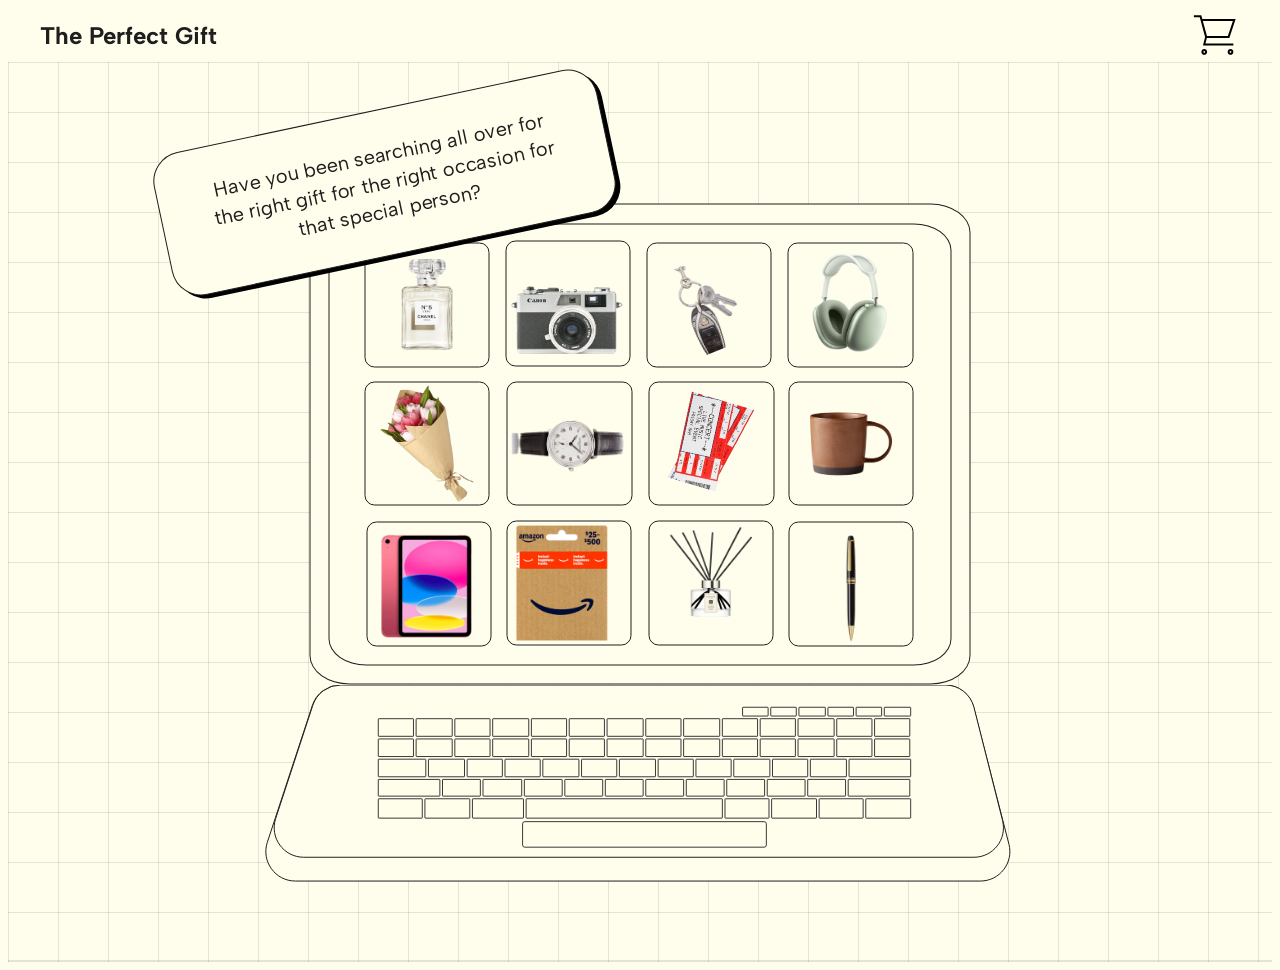
<file: index.html>
<!DOCTYPE html>
<html>
<head>
    <meta charset="UTF-8">
    <meta name="viewport" content="width=device-width, initial-scale=1.0">
    <title>The Perfect Gift</title>
    <link rel="icon" type="image/png" href="imgs/box.png">
    <script src="favicon-cart.js"></script>
    <script src="loading-gate.js"></script>
    <link rel="stylesheet" href="style.css">
    <script src="main.js" defer></script>
    <script src="header-cart-nav.js" defer></script>
</head>
<body>

<div class="header">
<h1><a class="header-title-link" href="index.html">The Perfect Gift</a></h1>
  <div class="header-cart" id="headerCart" role="img" title="empty" aria-label="empty">
    <img
      class="header-cart-img header-cart-img--default"
      id="headerCartDefault"
      src="imgs/cart.svg"
      alt=""
      width="45"
      height="50"
    >
    <div
      class="header-cart-add1"
      id="headerCartAdd1"
      hidden
      aria-hidden="true"
    >
      <img
        class="header-cart-add1-img"
        src="imgs/cart.svg"
        alt=""
        width="45"
        height="50"
      >
      <span class="header-cart-add1-badge">1</span>
    </div>
  </div>
</div>

<div class="content">
<div class="grid-container"></div>

<div class="laptop-wrap">
  <div class="laptop" data-node-id="166:80">
    <div class="laptop-shift">
    <div class="laptop-screen">
      <div class="laptop-screen-inner">
        <div class="laptop-cell laptop-cell--perfume">
          <img src="imgs/laptop-perfume.png" alt="">
        </div>
        <div class="laptop-cell laptop-cell--camera">
          <img src="imgs/laptop-camera.png" alt="">
        </div>
        <div class="laptop-cell laptop-cell--keychain">
          <div class="laptop-cell-keychain-inner">
            <img src="imgs/laptop-keychain.png" alt="">
          </div>
        </div>
        <div class="laptop-cell laptop-cell--airpods">
          <img src="imgs/laptop-airpods.png" alt="">
        </div>
        <div class="laptop-cell laptop-cell--flowers">
          <img src="imgs/laptop-flowers.png" alt="">
        </div>
        <div class="laptop-cell laptop-cell--watch">
          <div class="laptop-cell-watch-inner">
            <img src="imgs/laptop-watch.png" alt="">
          </div>
        </div>
        <div class="laptop-cell laptop-cell--tickets">
          <div class="laptop-cell-tickets-inner">
            <img src="imgs/laptop-tickets.png" alt="">
          </div>
        </div>
        <div class="laptop-cell laptop-cell--mug">
          <img src="imgs/laptop-mug.png" alt="">
        </div>
        <div class="laptop-cell laptop-cell--pen">
          <img src="imgs/laptop-pen.png" alt="">
        </div>
        <div class="laptop-cell laptop-cell--ipad">
          <img src="imgs/laptop-ipad.png" alt="">
        </div>
        <div class="laptop-cell laptop-cell--giftcard">
          <img src="imgs/laptop-giftcard.png" alt="">
        </div>
        <div class="laptop-cell laptop-cell--incense">
          <img src="imgs/laptop-incense.png" alt="">
        </div>
        <div class="laptop-screen-complete" id="laptopScreenComplete" hidden aria-hidden="true">
          <div class="laptop-screen-complete-card" role="status">
            <p class="laptop-screen-complete-copy">
              <span class="laptop-screen-complete-line">The Perfect Gift</span>
              <span class="laptop-screen-complete-line">is the right place for you!</span>
            </p>
          </div>
          <button type="button" class="laptop-screen-complete-next" id="laptopScreenCompleteNext" aria-label="Go to next step">
            Next
          </button>
        </div>
      </div>
    </div>
    <div class="laptop-keyboard">
      <img src="imgs/laptop-keyboard.svg" alt="" width="841" height="236">
      <div class="laptop-keyboard-keys" aria-hidden="true">
        <div class="laptop-kb-row laptop-kb-row--fn">
          <span class="laptop-kb-key laptop-kb-key--fn"></span>
          <span class="laptop-kb-key laptop-kb-key--fn"></span>
          <span class="laptop-kb-key laptop-kb-key--fn"></span>
          <span class="laptop-kb-key laptop-kb-key--fn"></span>
          <span class="laptop-kb-key laptop-kb-key--fn"></span>
          <span class="laptop-kb-key laptop-kb-key--fn"></span>
        </div>
        <div class="laptop-kb-row">
          <span class="laptop-kb-key"></span><span class="laptop-kb-key"></span><span class="laptop-kb-key"></span><span class="laptop-kb-key"></span><span class="laptop-kb-key"></span><span class="laptop-kb-key"></span><span class="laptop-kb-key"></span><span class="laptop-kb-key"></span><span class="laptop-kb-key"></span><span class="laptop-kb-key"></span><span class="laptop-kb-key"></span><span class="laptop-kb-key"></span><span class="laptop-kb-key"></span><span class="laptop-kb-key"></span>
        </div>
        <div class="laptop-kb-row">
          <span class="laptop-kb-key"></span><span class="laptop-kb-key"></span><span class="laptop-kb-key"></span><span class="laptop-kb-key"></span><span class="laptop-kb-key"></span><span class="laptop-kb-key"></span><span class="laptop-kb-key"></span><span class="laptop-kb-key"></span><span class="laptop-kb-key"></span><span class="laptop-kb-key"></span><span class="laptop-kb-key"></span><span class="laptop-kb-key"></span><span class="laptop-kb-key"></span><span class="laptop-kb-key"></span>
        </div>
        <div class="laptop-kb-row">
          <span class="laptop-kb-key laptop-kb-key--tab"></span>
          <span class="laptop-kb-key"></span><span class="laptop-kb-key"></span><span class="laptop-kb-key"></span><span class="laptop-kb-key"></span><span class="laptop-kb-key"></span><span class="laptop-kb-key"></span><span class="laptop-kb-key"></span><span class="laptop-kb-key"></span><span class="laptop-kb-key"></span><span class="laptop-kb-key"></span><span class="laptop-kb-key"></span>
          <span class="laptop-kb-key laptop-kb-key--enter"></span>
        </div>
        <div class="laptop-kb-row">
          <span class="laptop-kb-key laptop-kb-key--shift"></span>
          <span class="laptop-kb-key"></span><span class="laptop-kb-key"></span><span class="laptop-kb-key"></span><span class="laptop-kb-key"></span><span class="laptop-kb-key"></span><span class="laptop-kb-key"></span><span class="laptop-kb-key"></span><span class="laptop-kb-key"></span><span class="laptop-kb-key"></span><span class="laptop-kb-key"></span>
          <span class="laptop-kb-key laptop-kb-key--shift"></span>
        </div>
        <div class="laptop-kb-row laptop-kb-row--space">
          <span class="laptop-kb-key"></span><span class="laptop-kb-key"></span>
          <span class="laptop-kb-key laptop-kb-key--medium"></span>
          <span class="laptop-kb-key laptop-kb-key--space"></span>
          <span class="laptop-kb-key"></span><span class="laptop-kb-key"></span><span class="laptop-kb-key"></span><span class="laptop-kb-key"></span>
        </div>
        <div class="laptop-kb-trackpad"></div>
      </div>
    </div>
    </div>
    <aside class="laptop-bubble" aria-label="Introduction">
      <p class="laptop-bubble-text">Have you been searching all over for the right gift for the right occasion for that special person?</p>
    </aside>
  </div>
</div>

</div>
  </body>
  </html>
</file>
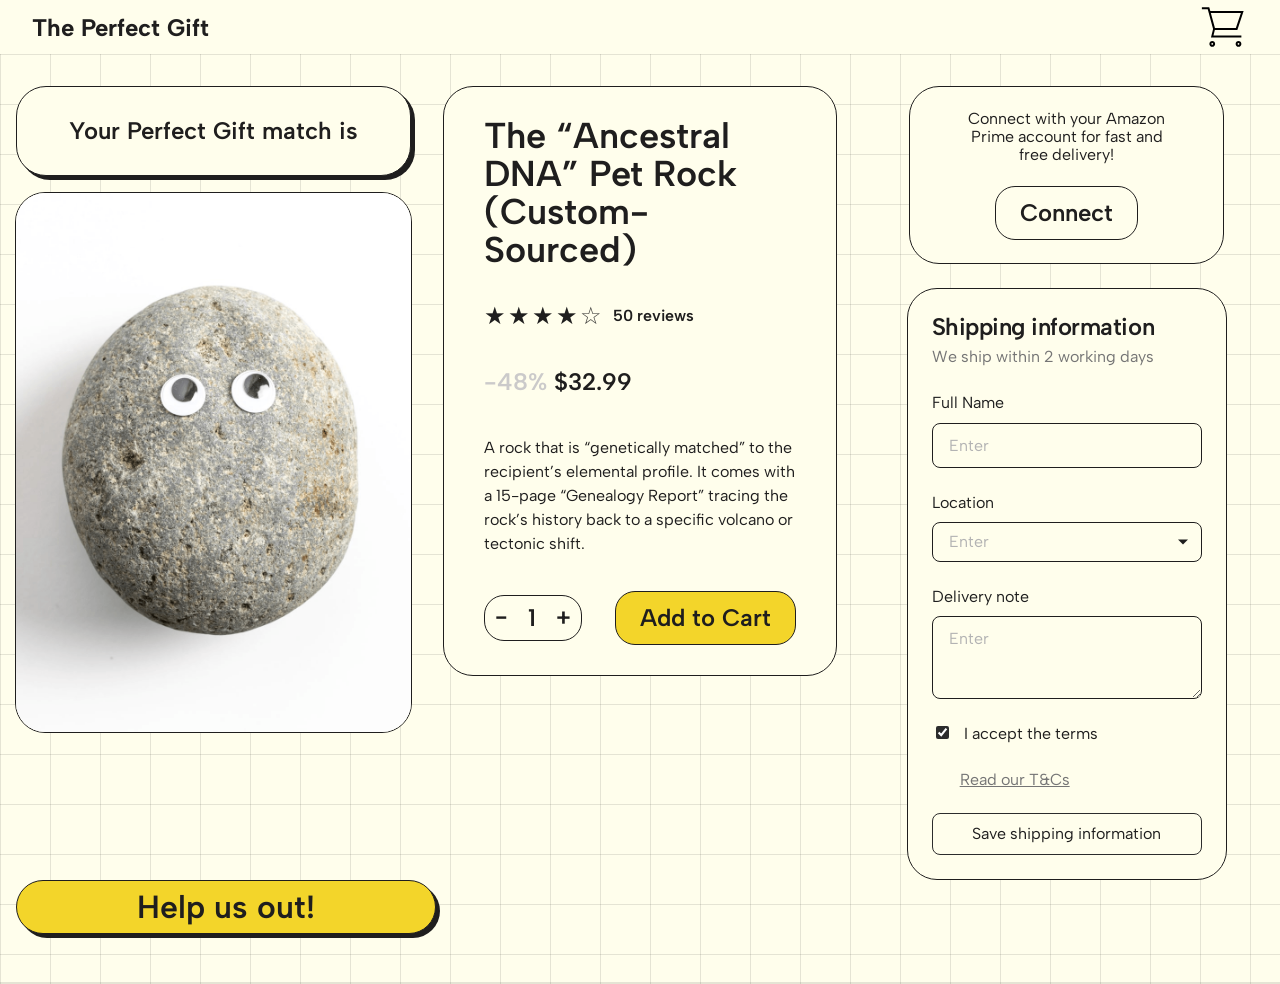
<file: 2giftresults.html>
<!DOCTYPE html>
<html lang="en">
<head>
  <meta charset="UTF-8">
  <meta name="viewport" content="width=device-width, initial-scale=1.0">
  <title>Your gift match — The Perfect Gift</title>
  <link rel="stylesheet" href="2giftresults.css">
  <script src="favicon-cart.js" defer></script>
  <script src="giftresults-qty.js" defer></script>
  <script src="header-cart-nav.js" defer></script>
  <script src="giftresults-cart-add.js" defer></script>
</head>
<body>

<div class="header">
  <h1><a class="header-title-link" href="index.html">The Perfect Gift</a></h1>
  <div class="header-cart" id="headerCart" role="img" title="empty" aria-label="empty">
    <img
      class="header-cart-img header-cart-img--default"
      id="headerCartDefault"
      src="imgs/cart.svg"
      alt=""
      width="45"
      height="50"
    >
    <div
      class="header-cart-add1"
      id="headerCartAdd1"
      data-node-id="207:630"
      hidden
      aria-hidden="true"
    >
      <img
        class="header-cart-add1-img"
        src="imgs/cart.svg"
        alt=""
        width="45"
        height="50"
      >
      <span class="header-cart-add1-badge">1</span>
    </div>
  </div>
</div>

<div class="content">
  <div class="grid-container"></div>
  <div class="gift2-page" data-name="gift2" data-node-id="193:3957">
    <div class="gift2-hero">
      <div class="gift2-layout">
        <div class="gift2-col gift2-col--left">
          <div class="gift2-banner" data-node-id="193:4037">
            <p class="gift2-banner-text" data-node-id="193:4040">Your Perfect Gift match is</p>
          </div>
          <div class="gift2-photo" data-name="gift2pic" data-node-id="193:4041">
            <img src="imgs/gift2-pet-rock.png" alt="">
          </div>
        </div>
        <div class="gift2-col gift2-col--mid">
          <div class="gift2-product" data-name="gift+desc" data-node-id="193:4043">
            <h2 class="gift2-title" data-node-id="193:4044">
              <span class="gift2-title-line">The &ldquo;Ancestral DNA&rdquo; Pet Rock</span>
              <span class="gift2-title-line">(Custom-Sourced)</span>
            </h2>
            <div class="gift2-rating" data-name="rating" data-node-id="193:4045">
              <div class="gift2-stars" data-name="stars" aria-label="4 out of 5 stars">
                <span class="gift2-star gift2-star--full" aria-hidden="true">&#9733;</span>
                <span class="gift2-star gift2-star--full" aria-hidden="true">&#9733;</span>
                <span class="gift2-star gift2-star--full" aria-hidden="true">&#9733;</span>
                <span class="gift2-star gift2-star--full" aria-hidden="true">&#9733;</span>
                <span class="gift2-star gift2-star--outline" aria-hidden="true">&#9734;</span>
              </div>
              <p class="gift2-reviews" data-node-id="193:4057">50 reviews</p>
            </div>
            <div class="gift2-price-block" data-node-id="193:4058">
              <p class="gift2-price">
                <span class="gift2-discount">-48%</span>
                <span class="gift2-price-main"> $32.99</span>
              </p>
            </div>
            <p class="gift2-desc" data-node-id="193:4060">
              A rock that is &ldquo;genetically matched&rdquo; to the recipient&rsquo;s elemental profile. It comes with a 15-page &ldquo;Genealogy Report&rdquo; tracing the rock&rsquo;s history back to a specific volcano or tectonic shift.
            </p>
            <div class="gift2-actions" data-node-id="193:4061">
              <div class="gift2-qty" data-name="quantity" data-node-id="193:4062" role="group" aria-label="Quantity">
                <button type="button" class="gift2-qty-btn" aria-label="Decrease quantity">&minus;</button>
                <span class="gift2-qty-num" aria-live="polite">1</span>
                <button type="button" class="gift2-qty-btn" aria-label="Increase quantity">+</button>
              </div>
              <button type="button" class="gift2-add-cart" data-node-id="193:4066">Add to Cart</button>
            </div>
          </div>
        </div>
        <div class="gift2-col gift2-col--right">
          <div class="gift2-connect" data-name="connect" data-node-id="193:4069">
            <p class="gift2-connect-text" data-node-id="193:4070">
              Connect with your Amazon Prime account for fast and free delivery!
            </p>
            <a class="gift2-connect-btn" href="https://www.amazon.com/" target="_blank" rel="noopener noreferrer" data-node-id="193:4071">Connect</a>
          </div>
          <div class="gift2-ship" data-name="Form Shipping" data-node-id="193:4067">
            <div class="gift2-ship-head">
              <h3 class="gift2-ship-title">Shipping information</h3>
              <p class="gift2-ship-sub">We ship within 2 working days</p>
            </div>
            <label class="gift2-field">
              <span class="gift2-label">Full Name</span>
              <input type="text" class="gift2-input" placeholder="Enter" name="gift2-ship-name" autocomplete="name">
            </label>
            <label class="gift2-field">
              <span class="gift2-label">Location</span>
              <select class="gift2-select" name="gift2-ship-location" aria-label="Location">
                <option value="" selected>Enter</option>
                <option value="local">Local</option>
                <option value="national">National</option>
                <option value="international">International</option>
              </select>
            </label>
            <label class="gift2-field">
              <span class="gift2-label">Delivery note</span>
              <textarea class="gift2-textarea" placeholder="Enter" name="gift2-ship-note" rows="3"></textarea>
            </label>
            <label class="gift2-terms">
              <input type="checkbox" name="gift2-ship-terms" checked>
              <span>I accept the terms</span>
            </label>
            <p class="gift2-tc"><a href="#">Read our T&amp;Cs</a></p>
            <button type="button" class="gift2-save-ship">Save shipping information</button>
          </div>
        </div>
      </div>

      <a href="ratingform.html" class="gift-help-btn" data-name="help-btn" data-node-id="242:1149">Help us out!</a>
    </div>
  </div>
</div>

</body>
</html>
</file>
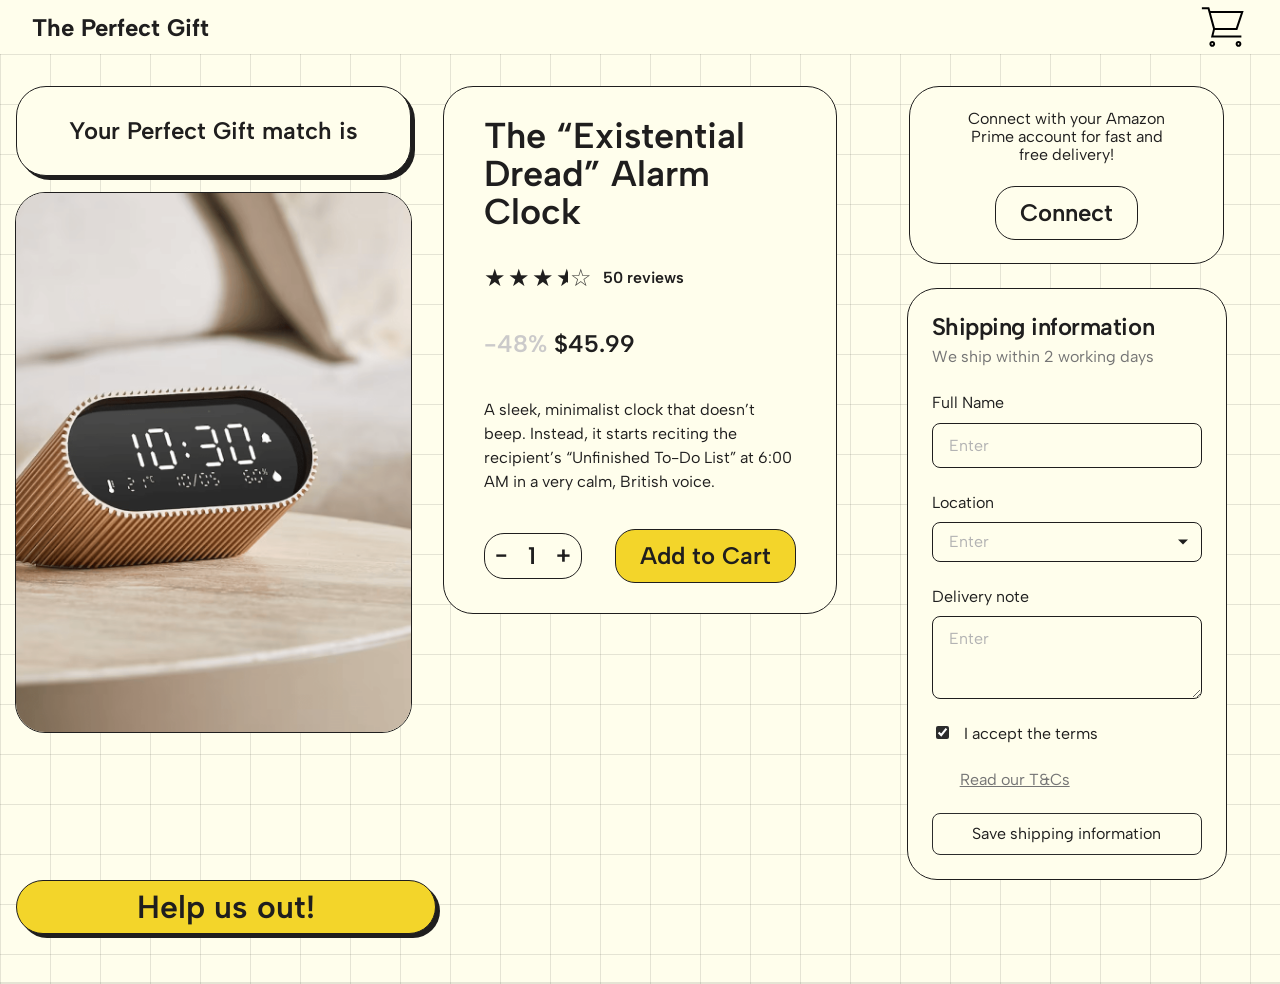
<file: 3giftresults.html>
<!DOCTYPE html>
<html lang="en">
<head>
  <meta charset="UTF-8">
  <meta name="viewport" content="width=device-width, initial-scale=1.0">
  <title>Your gift match — The Perfect Gift</title>
  <link rel="stylesheet" href="3giftresults.css">
  <script src="favicon-cart.js" defer></script>
  <script src="giftresults-qty.js" defer></script>
  <script src="header-cart-nav.js" defer></script>
  <script src="giftresults-cart-add.js" defer></script>
</head>
<body>

<div class="header">
  <h1><a class="header-title-link" href="index.html">The Perfect Gift</a></h1>
  <div class="header-cart" id="headerCart" role="img" title="empty" aria-label="empty">
    <img
      class="header-cart-img header-cart-img--default"
      id="headerCartDefault"
      src="imgs/cart.svg"
      alt=""
      width="45"
      height="50"
    >
    <div
      class="header-cart-add1"
      id="headerCartAdd1"
      data-node-id="207:630"
      hidden
      aria-hidden="true"
    >
      <img
        class="header-cart-add1-img"
        src="imgs/cart.svg"
        alt=""
        width="45"
        height="50"
      >
      <span class="header-cart-add1-badge">1</span>
    </div>
  </div>
</div>

<div class="content">
  <div class="grid-container"></div>
  <div class="gift3-page" data-name="gift3" data-node-id="193:4147">
    <div class="gift3-hero">
      <div class="gift3-layout">
        <div class="gift3-col gift3-col--left">
          <div class="gift3-banner" data-node-id="193:4227">
            <p class="gift3-banner-text" data-node-id="193:4230">Your Perfect Gift match is</p>
          </div>
          <div class="gift3-photo" data-name="gift3pic" data-node-id="193:4231">
            <img src="imgs/gift3-alarm-clock.png" alt="">
          </div>
        </div>
        <div class="gift3-col gift3-col--mid">
          <div class="gift3-product" data-name="gift+desc" data-node-id="193:4233">
            <h2 class="gift3-title" data-node-id="193:4234">The &ldquo;Existential Dread&rdquo; Alarm Clock</h2>
            <div class="gift3-rating" data-name="rating" data-node-id="193:4235">
              <div class="gift3-stars" data-name="stars" aria-label="3.5 out of 5 stars">
                <span class="gift3-star gift3-star--full" aria-hidden="true">&#9733;</span>
                <span class="gift3-star gift3-star--full" aria-hidden="true">&#9733;</span>
                <span class="gift3-star gift3-star--full" aria-hidden="true">&#9733;</span>
                <span class="gift3-star gift3-star--half" aria-hidden="true"><span class="gift3-star-half-inner">&#9733;</span></span>
                <span class="gift3-star gift3-star--outline" aria-hidden="true">&#9734;</span>
              </div>
              <p class="gift3-reviews" data-node-id="193:4247">50 reviews</p>
            </div>
            <div class="gift3-price-block" data-node-id="193:4248">
              <p class="gift3-price">
                <span class="gift3-discount">-48%</span>
                <span class="gift3-price-main"> $45.99</span>
              </p>
            </div>
            <p class="gift3-desc" data-node-id="193:4250">
              A sleek, minimalist clock that doesn&rsquo;t beep. Instead, it starts reciting the recipient&rsquo;s &ldquo;Unfinished To-Do List&rdquo; at 6:00 AM in a very calm, British voice.
            </p>
            <div class="gift3-actions" data-node-id="193:4251">
              <div class="gift3-qty" data-name="quantity" data-node-id="193:4252" role="group" aria-label="Quantity">
                <button type="button" class="gift3-qty-btn" aria-label="Decrease quantity">&minus;</button>
                <span class="gift3-qty-num" aria-live="polite">1</span>
                <button type="button" class="gift3-qty-btn" aria-label="Increase quantity">+</button>
              </div>
              <button type="button" class="gift3-add-cart" data-node-id="193:4256">Add to Cart</button>
            </div>
          </div>
        </div>
        <div class="gift3-col gift3-col--right">
          <div class="gift3-connect" data-name="connect" data-node-id="193:4259">
            <p class="gift3-connect-text" data-node-id="193:4260">
              Connect with your Amazon Prime account for fast and free delivery!
            </p>
            <a class="gift3-connect-btn" href="https://www.amazon.com/" target="_blank" rel="noopener noreferrer" data-node-id="193:4261">Connect</a>
          </div>
          <div class="gift3-ship" data-name="Form Shipping" data-node-id="193:4257">
            <div class="gift3-ship-head">
              <h3 class="gift3-ship-title">Shipping information</h3>
              <p class="gift3-ship-sub">We ship within 2 working days</p>
            </div>
            <label class="gift3-field">
              <span class="gift3-label">Full Name</span>
              <input type="text" class="gift3-input" placeholder="Enter" name="gift3-ship-name" autocomplete="name">
            </label>
            <label class="gift3-field">
              <span class="gift3-label">Location</span>
              <select class="gift3-select" name="gift3-ship-location" aria-label="Location">
                <option value="" selected>Enter</option>
                <option value="local">Local</option>
                <option value="national">National</option>
                <option value="international">International</option>
              </select>
            </label>
            <label class="gift3-field">
              <span class="gift3-label">Delivery note</span>
              <textarea class="gift3-textarea" placeholder="Enter" name="gift3-ship-note" rows="3"></textarea>
            </label>
            <label class="gift3-terms">
              <input type="checkbox" name="gift3-ship-terms" checked>
              <span>I accept the terms</span>
            </label>
            <p class="gift3-tc"><a href="#">Read our T&amp;Cs</a></p>
            <button type="button" class="gift3-save-ship">Save shipping information</button>
          </div>
        </div>
      </div>

      <a href="ratingform.html" class="gift-help-btn" data-name="help-btn" data-node-id="242:1149">Help us out!</a>
    </div>
  </div>
</div>

</body>
</html>
</file>
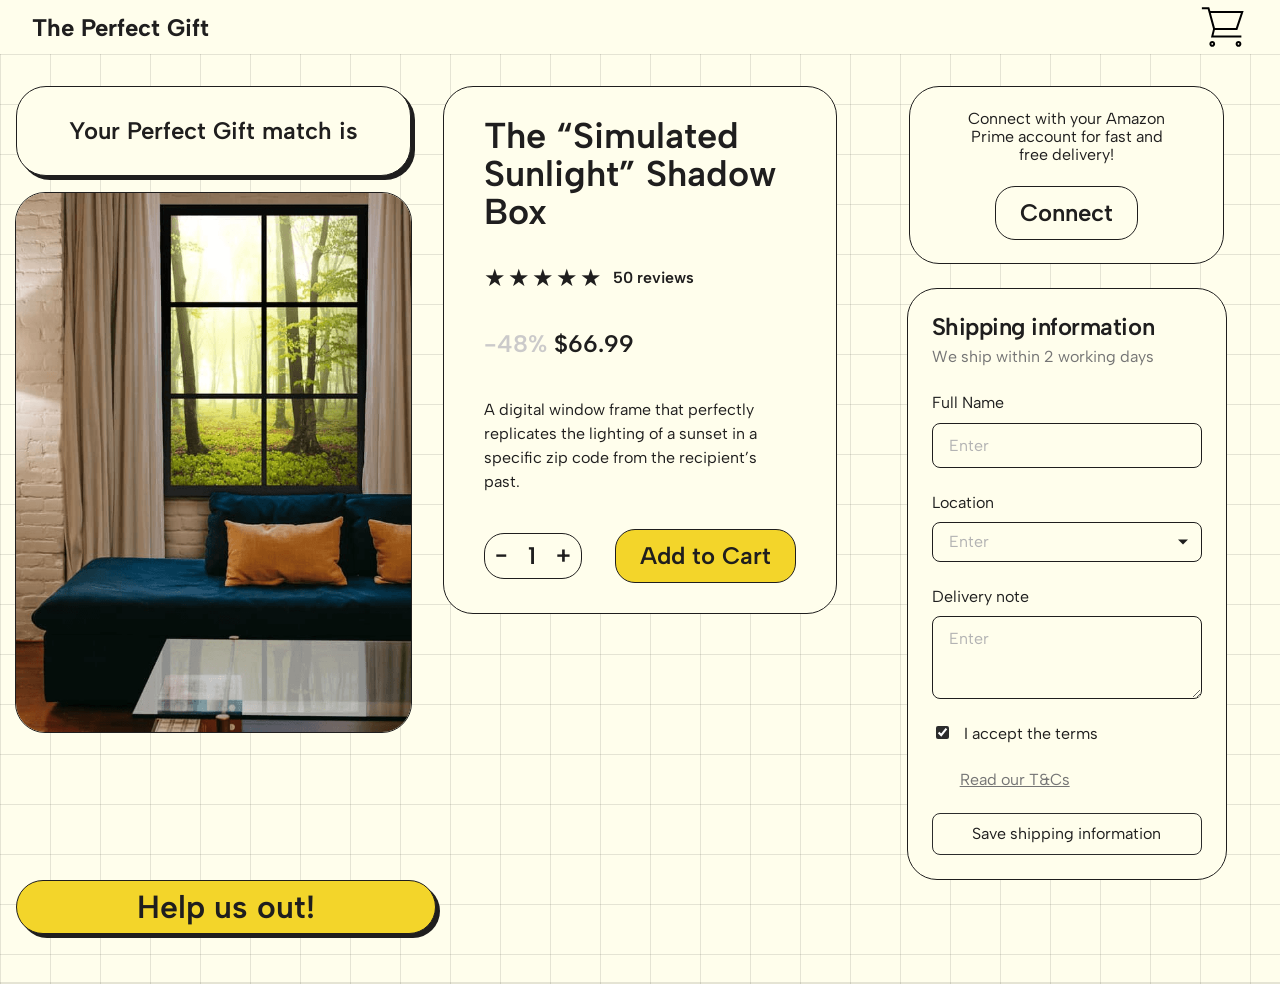
<file: 4giftresults.html>
<!DOCTYPE html>
<html lang="en">
<head>
  <meta charset="UTF-8">
  <meta name="viewport" content="width=device-width, initial-scale=1.0">
  <title>Your gift match — The Perfect Gift</title>
  <link rel="stylesheet" href="4giftresults.css">
  <script src="favicon-cart.js" defer></script>
  <script src="giftresults-qty.js" defer></script>
  <script src="header-cart-nav.js" defer></script>
  <script src="giftresults-cart-add.js" defer></script>
</head>
<body>

<div class="header">
  <h1><a class="header-title-link" href="index.html">The Perfect Gift</a></h1>
  <div class="header-cart" id="headerCart" role="img" title="empty" aria-label="empty">
    <img
      class="header-cart-img header-cart-img--default"
      id="headerCartDefault"
      src="imgs/cart.svg"
      alt=""
      width="45"
      height="50"
    >
    <div
      class="header-cart-add1"
      id="headerCartAdd1"
      data-node-id="207:630"
      hidden
      aria-hidden="true"
    >
      <img
        class="header-cart-add1-img"
        src="imgs/cart.svg"
        alt=""
        width="45"
        height="50"
      >
      <span class="header-cart-add1-badge">1</span>
    </div>
  </div>
</div>

<div class="content">
  <div class="grid-container"></div>
  <div class="gift4-page" data-name="gift4" data-node-id="193:4331">
    <div class="gift4-hero">
      <div class="gift4-layout">
        <div class="gift4-col gift4-col--left">
          <div class="gift4-banner" data-node-id="193:4411">
            <p class="gift4-banner-text" data-node-id="193:4414">Your Perfect Gift match is</p>
          </div>
          <div class="gift4-photo" data-name="gift4pic" data-node-id="193:4415">
            <img src="imgs/gift4-shadow-box.png" alt="">
          </div>
        </div>
        <div class="gift4-col gift4-col--mid">
          <div class="gift4-product" data-name="gift+desc" data-node-id="193:4417">
            <h2 class="gift4-title" data-node-id="193:4418">The &ldquo;Simulated Sunlight&rdquo; Shadow Box</h2>
            <div class="gift4-rating" data-name="rating" data-node-id="193:4419">
              <div class="gift4-stars" data-name="stars" aria-label="5 out of 5 stars">
                <span class="gift4-star gift4-star--full" aria-hidden="true">&#9733;</span>
                <span class="gift4-star gift4-star--full" aria-hidden="true">&#9733;</span>
                <span class="gift4-star gift4-star--full" aria-hidden="true">&#9733;</span>
                <span class="gift4-star gift4-star--full" aria-hidden="true">&#9733;</span>
                <span class="gift4-star gift4-star--full" aria-hidden="true">&#9733;</span>
              </div>
              <p class="gift4-reviews" data-node-id="193:4432">50 reviews</p>
            </div>
            <div class="gift4-price-block" data-node-id="193:4433">
              <p class="gift4-price">
                <span class="gift4-discount">-48%</span>
                <span class="gift4-price-main"> $66.99</span>
              </p>
            </div>
            <p class="gift4-desc" data-node-id="193:4435">
              A digital window frame that perfectly replicates the lighting of a sunset in a specific zip code from the recipient&rsquo;s past.
            </p>
            <div class="gift4-actions" data-node-id="193:4436">
              <div class="gift4-qty" data-name="quantity" data-node-id="193:4437" role="group" aria-label="Quantity">
                <button type="button" class="gift4-qty-btn" aria-label="Decrease quantity">&minus;</button>
                <span class="gift4-qty-num" aria-live="polite">1</span>
                <button type="button" class="gift4-qty-btn" aria-label="Increase quantity">+</button>
              </div>
              <button type="button" class="gift4-add-cart" data-node-id="193:4441">Add to Cart</button>
            </div>
          </div>
        </div>
        <div class="gift4-col gift4-col--right">
          <div class="gift4-connect" data-name="connect" data-node-id="193:4444">
            <p class="gift4-connect-text" data-node-id="193:4445">
              Connect with your Amazon Prime account for fast and free delivery!
            </p>
            <a class="gift4-connect-btn" href="https://www.amazon.com/" target="_blank" rel="noopener noreferrer" data-node-id="193:4446">Connect</a>
          </div>
          <div class="gift4-ship" data-name="Form Shipping" data-node-id="193:4442">
            <div class="gift4-ship-head">
              <h3 class="gift4-ship-title">Shipping information</h3>
              <p class="gift4-ship-sub">We ship within 2 working days</p>
            </div>
            <label class="gift4-field">
              <span class="gift4-label">Full Name</span>
              <input type="text" class="gift4-input" placeholder="Enter" name="gift4-ship-name" autocomplete="name">
            </label>
            <label class="gift4-field">
              <span class="gift4-label">Location</span>
              <select class="gift4-select" name="gift4-ship-location" aria-label="Location">
                <option value="" selected>Enter</option>
                <option value="local">Local</option>
                <option value="national">National</option>
                <option value="international">International</option>
              </select>
            </label>
            <label class="gift4-field">
              <span class="gift4-label">Delivery note</span>
              <textarea class="gift4-textarea" placeholder="Enter" name="gift4-ship-note" rows="3"></textarea>
            </label>
            <label class="gift4-terms">
              <input type="checkbox" name="gift4-ship-terms" checked>
              <span>I accept the terms</span>
            </label>
            <p class="gift4-tc"><a href="#">Read our T&amp;Cs</a></p>
            <button type="button" class="gift4-save-ship">Save shipping information</button>
          </div>
        </div>
      </div>

      <a href="ratingform.html" class="gift-help-btn" data-name="help-btn" data-node-id="242:1149">Help us out!</a>
    </div>
  </div>
</div>

</body>
</html>
</file>
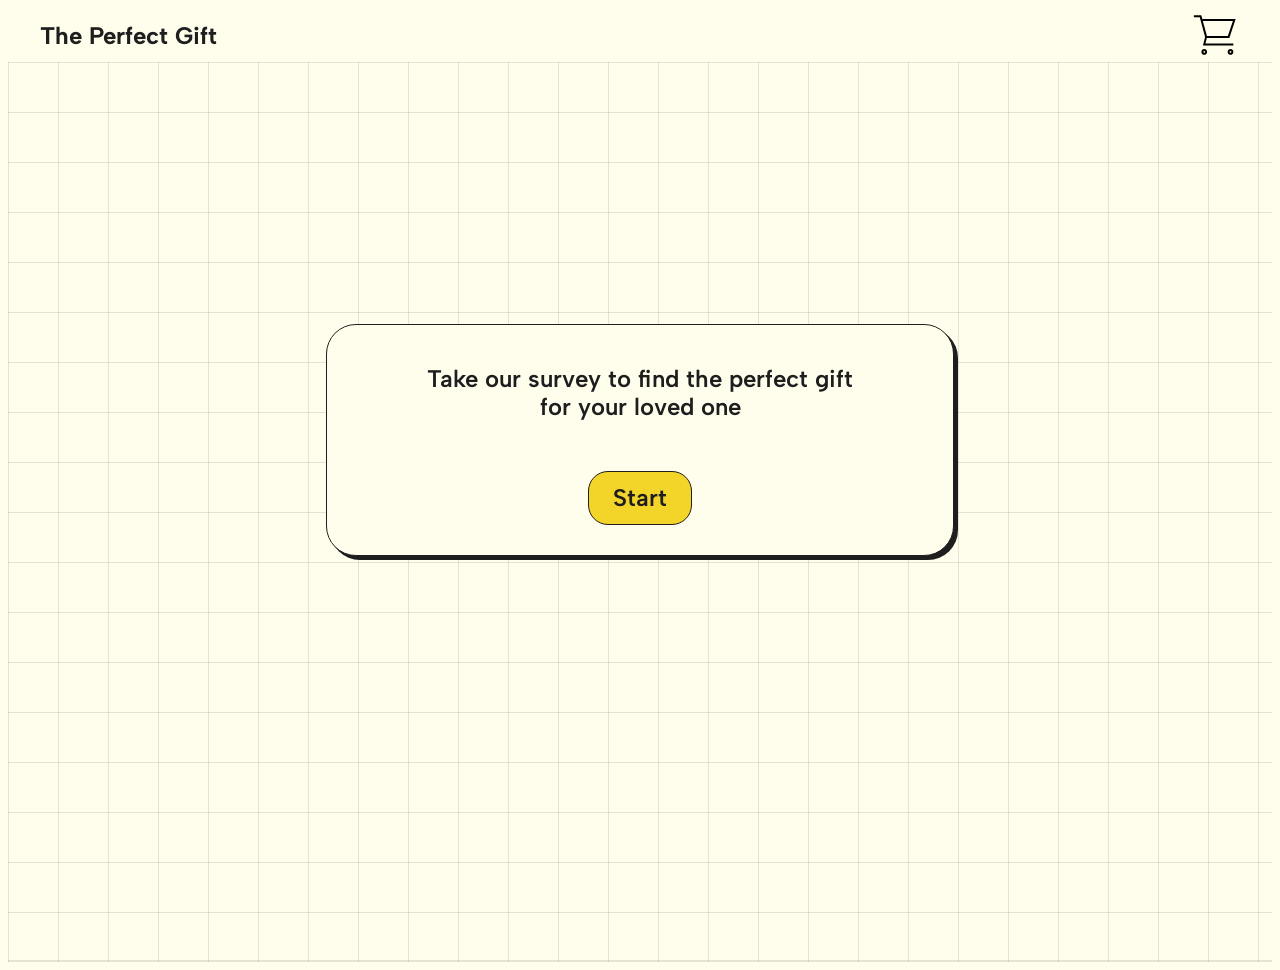
<file: form.html>
<!DOCTYPE html>
<html lang="en">
<head>
  <meta charset="UTF-8">
  <meta name="viewport" content="width=device-width, initial-scale=1.0">
  <title>Find the Perfect Gift! — Form</title>
  <link rel="stylesheet" href="form.css">
  <script src="favicon-cart.js" defer></script>
  <script src="giftresults-randomizer.js" defer></script>
  <script src="form.js" defer></script>
  <script src="header-cart-nav.js" defer></script>
</head>
<body>

<div class="header">
  <h1><a class="header-title-link" href="index.html">The Perfect Gift</a></h1>
  <div class="header-cart" id="headerCart" role="img" title="empty" aria-label="empty">
    <img
      class="header-cart-img header-cart-img--default"
      id="headerCartDefault"
      src="imgs/cart.svg"
      alt=""
      width="45"
      height="50"
    >
    <div
      class="header-cart-add1"
      id="headerCartAdd1"
      data-node-id="207:630"
      hidden
      aria-hidden="true"
    >
      <img
        class="header-cart-add1-img"
        src="imgs/cart.svg"
        alt=""
        width="45"
        height="50"
      >
      <span class="header-cart-add1-badge">1</span>
    </div>
  </div>
</div>

<div class="content">
  <div class="grid-container"></div>
  <div class="form-survey-wrap" id="formSurveyWrap">
    <section class="form-survey-card" id="formSurveyIntro" data-node-id="157:136" aria-labelledby="form-survey-heading">
      <div class="form-survey-inner" data-node-id="157:135">
        <div class="form-survey-heading-row" data-node-id="157:131">
          <h2 id="form-survey-heading" class="form-survey-heading" data-node-id="157:130">
            Take our survey to find the perfect gift for your loved one
          </h2>
        </div>
        <button type="button" class="form-survey-start" id="formSurveyStart" data-node-id="157:132" aria-label="Start survey">Start</button>
      </div>
    </section>

    <div class="form-flow" id="formFlow" hidden aria-hidden="true">
      <div class="progress-tracker" data-node-id="120:641" role="img" aria-label="Survey progress, step 1 of several" id="progressTracker">
        <img class="progress-tracker-icon progress-tracker-icon--start" src="imgs/progress-box.png" alt="" width="74" height="60">
        <div class="progress-tracker-middle">
          <div class="progress-tracker-track" id="progressTrackerTrack" style="--progress-pct: 5%">
            <div class="progress-tracker-line" aria-hidden="true"></div>
            <div class="progress-tracker-fill"></div>
            <span class="progress-tracker-stop" aria-hidden="true"></span>
          </div>
        </div>
        <img class="progress-tracker-icon progress-tracker-icon--end" src="imgs/progress-gift.png" alt="" width="65" height="65">
      </div>

      <form class="question-box" id="surveyStep1Form" action="#" method="get" data-node-id="125:745" aria-labelledby="question-1-title" data-step="1">
        <p class="question-box-number" aria-hidden="true">1.</p>
        <div class="question-box-body">
          <fieldset class="question-fieldset">
            <legend class="question-box-title" id="question-1-title">Who are you shopping for today?</legend>
            <div class="question-box-options">
              <label class="question-option">
                <input type="radio" name="shopping-for" value="family" required>
                <span class="question-option-ring" aria-hidden="true"></span>
                <span class="question-option-label">family</span>
              </label>
              <label class="question-option">
                <input type="radio" name="shopping-for" value="partner">
                <span class="question-option-ring" aria-hidden="true"></span>
                <span class="question-option-label">partner</span>
              </label>
              <label class="question-option">
                <input type="radio" name="shopping-for" value="friend">
                <span class="question-option-ring" aria-hidden="true"></span>
                <span class="question-option-label">friend</span>
              </label>
              <label class="question-option">
                <input type="radio" name="shopping-for" value="other">
                <span class="question-option-ring" aria-hidden="true"></span>
                <span class="question-option-label">other</span>
              </label>
            </div>
          </fieldset>
        </div>
        <div class="question-box-nav">
          <button type="button" class="form-flow-btn">back</button>
          <button type="submit" class="form-flow-btn">next</button>
        </div>
      </form>

      <form class="question-box" id="surveyStep2Form" action="#" method="get" data-node-id="167:179" aria-labelledby="question-2-title" data-step="2" hidden>
        <p class="question-box-number" aria-hidden="true">2.</p>
        <div class="question-box-body">
          <fieldset class="question-fieldset">
            <legend class="question-box-title" id="question-2-title">What is the occasion?</legend>
            <div class="question-box-options">
              <label class="question-option">
                <input type="radio" name="occasion" value="birthday" required>
                <span class="question-option-ring" aria-hidden="true"></span>
                <span class="question-option-label">birthday</span>
              </label>
              <label class="question-option">
                <input type="radio" name="occasion" value="anniversary">
                <span class="question-option-ring" aria-hidden="true"></span>
                <span class="question-option-label">anniversary</span>
              </label>
              <label class="question-option">
                <input type="radio" name="occasion" value="valentines">
                <span class="question-option-ring" aria-hidden="true"></span>
                <span class="question-option-label">valentine’s day</span>
              </label>
              <label class="question-option">
                <input type="radio" name="occasion" value="just-because">
                <span class="question-option-ring" aria-hidden="true"></span>
                <span class="question-option-label">just because</span>
              </label>
            </div>
          </fieldset>
        </div>
        <div class="question-box-nav">
          <button type="button" class="form-flow-btn" data-action="back-step">back</button>
          <button type="submit" class="form-flow-btn">next</button>
        </div>
      </form>

      <form class="question-box" id="surveyStep3Form" action="#" method="get" data-node-id="167:222" aria-labelledby="question-3-title" data-step="3" hidden>
        <p class="question-box-number" aria-hidden="true">3.</p>
        <div class="question-box-body">
          <fieldset class="question-fieldset question-fieldset--slider">
            <legend class="question-box-title" id="question-3-title">On a scale of 1–10, how much does this person mean to you?</legend>
            <div class="question-slider-block" data-node-id="183:1881">
              <div class="question-slider-row">
                <span class="question-slider-cap" aria-hidden="true">1</span>
                <div class="question-slider-track-wrap">
                  <input
                    type="range"
                    id="importanceScale"
                    name="importance"
                    class="question-slider-input"
                    min="1"
                    max="10"
                    value="5"
                    step="1"
                    aria-labelledby="question-3-title"
                  >
                </div>
                <span class="question-slider-cap" aria-hidden="true">10</span>
              </div>
            </div>
          </fieldset>
        </div>
        <div class="question-box-nav">
          <button type="button" class="form-flow-btn" data-action="back-step">back</button>
          <button type="submit" class="form-flow-btn">next</button>
        </div>
      </form>

      <form class="question-box" id="surveyStep4Form" action="#" method="get" data-node-id="167:278" aria-labelledby="question-4-title" data-step="4" hidden>
        <p class="question-box-number" aria-hidden="true">4.</p>
        <div class="question-box-body">
          <fieldset class="question-fieldset">
            <legend class="question-box-title" id="question-4-title">What is the primary &quot;Love Language&quot; of your special person?</legend>
            <div class="question-box-options">
              <label class="question-option">
                <input type="radio" name="love-language" value="words-of-affirmation" required>
                <span class="question-option-ring" aria-hidden="true"></span>
                <span class="question-option-label question-option-label--stack">words of<br>affirmation</span>
              </label>
              <label class="question-option">
                <input type="radio" name="love-language" value="acts-of-service">
                <span class="question-option-ring" aria-hidden="true"></span>
                <span class="question-option-label question-option-label--stack">acts of<br>service</span>
              </label>
              <label class="question-option">
                <input type="radio" name="love-language" value="quality-time">
                <span class="question-option-ring" aria-hidden="true"></span>
                <span class="question-option-label">quality time</span>
              </label>
              <label class="question-option">
                <input type="radio" name="love-language" value="physical-touch">
                <span class="question-option-ring" aria-hidden="true"></span>
                <span class="question-option-label">physical touch</span>
              </label>
            </div>
          </fieldset>
        </div>
        <div class="question-box-nav">
          <button type="button" class="form-flow-btn" data-action="back-step">back</button>
          <button type="submit" class="form-flow-btn">next</button>
        </div>
      </form>

      <form class="question-box" id="surveyStep5Form" action="#" method="get" data-node-id="167:334" aria-labelledby="question-5-title" data-step="5" hidden>
        <p class="question-box-number" aria-hidden="true">5.</p>
        <div class="question-box-body">
          <fieldset class="question-fieldset">
            <legend class="question-box-title" id="question-5-title">In their home, which sense do they prioritize most?</legend>
            <div class="question-box-options">
              <label class="question-option">
                <input type="radio" name="home-sense" value="visual-aesthetic" required>
                <span class="question-option-ring" aria-hidden="true"></span>
                <span class="question-option-label">visual aesthetic</span>
              </label>
              <label class="question-option">
                <input type="radio" name="home-sense" value="scents-candles">
                <span class="question-option-ring" aria-hidden="true"></span>
                <span class="question-option-label">scents/candles</span>
              </label>
              <label class="question-option">
                <input type="radio" name="home-sense" value="comfort">
                <span class="question-option-ring" aria-hidden="true"></span>
                <span class="question-option-label">comfort</span>
              </label>
              <label class="question-option">
                <input type="radio" name="home-sense" value="ambiance">
                <span class="question-option-ring" aria-hidden="true"></span>
                <span class="question-option-label">ambiance</span>
              </label>
            </div>
          </fieldset>
        </div>
        <div class="question-box-nav">
          <button type="button" class="form-flow-btn" data-action="back-step">back</button>
          <button type="submit" class="form-flow-btn">next</button>
        </div>
      </form>

      <form class="question-box" id="surveyStep6Form" action="#" method="get" data-node-id="183:1920" aria-labelledby="question-6-title" data-step="6" hidden>
        <p class="question-box-number" aria-hidden="true">6.</p>
        <div class="question-box-body">
          <fieldset class="question-fieldset">
            <legend class="question-box-title" id="question-6-title">If they were a landscape, where would they be?</legend>
            <div class="question-box-options">
              <label class="question-option">
                <input type="radio" name="landscape" value="forest" required>
                <span class="question-option-ring" aria-hidden="true"></span>
                <span class="question-option-label">forest</span>
              </label>
              <label class="question-option">
                <input type="radio" name="landscape" value="cityscape">
                <span class="question-option-ring" aria-hidden="true"></span>
                <span class="question-option-label">cityscape</span>
              </label>
              <label class="question-option">
                <input type="radio" name="landscape" value="beach">
                <span class="question-option-ring" aria-hidden="true"></span>
                <span class="question-option-label">beach</span>
              </label>
              <label class="question-option">
                <input type="radio" name="landscape" value="mountain">
                <span class="question-option-ring" aria-hidden="true"></span>
                <span class="question-option-label">mountain</span>
              </label>
            </div>
          </fieldset>
        </div>
        <div class="question-box-nav">
          <button type="button" class="form-flow-btn" data-action="back-step">back</button>
          <button type="submit" class="form-flow-btn">next</button>
        </div>
      </form>

      <form class="question-box" id="surveyStep7Form" action="#" method="get" data-node-id="183:1960" aria-labelledby="question-7-title" data-step="7" hidden>
        <p class="question-box-number" aria-hidden="true">7.</p>
        <div class="question-box-body">
          <fieldset class="question-fieldset question-fieldset--slider">
            <legend class="question-box-title" id="question-7-title">Do they prefer analog charm or digital seamlessness?</legend>
            <div class="question-slider-block question-slider-block--icons" data-node-id="184:2484">
              <div class="question-slider-row question-slider-row--icons">
                <img class="question-slider-icon question-slider-icon--analog" src="imgs/record-player.png" alt="" width="88" height="88" data-node-id="184:2485">
                <div class="question-slider-track-wrap">
                  <input
                    type="range"
                    id="analogDigitalScale"
                    name="analog-digital"
                    class="question-slider-input"
                    min="1"
                    max="10"
                    value="5"
                    step="1"
                    aria-labelledby="question-7-title"
                  >
                </div>
                <img class="question-slider-icon question-slider-icon--digital" src="imgs/headphones-green.png" alt="" width="68" height="91" data-node-id="184:2487">
              </div>
            </div>
          </fieldset>
        </div>
        <div class="question-box-nav">
          <button type="button" class="form-flow-btn" data-action="back-step">back</button>
          <button type="submit" class="form-flow-btn">next</button>
        </div>
      </form>

      <form class="question-box question-box--step8" id="surveyStep8Form" action="#" method="get" data-node-id="183:2000" aria-labelledby="question-8-title" data-step="8" hidden>
        <p class="question-box-number" aria-hidden="true">8.</p>
        <div class="question-box-body question-box-body--step8">
          <fieldset class="question-fieldset question-fieldset--step8">
            <legend class="question-box-title" id="question-8-title">Please specify their date and place of birth</legend>
            <p class="question-box-subtitle" id="question-8-subtitle">(to calculate their zodiac sign and receive more personalized results)</p>
            <div class="question-step8-inputs" data-node-id="208:647">
              <input type="text" name="birth-city" class="question-step8-input" placeholder="City" aria-label="City">
              <input type="date" name="birth-date" class="question-step8-input question-step8-input--date" aria-label="Date of birth">
            </div>
          </fieldset>
        </div>
        <div class="question-box-nav question-box-nav--step8">
          <button type="button" class="form-flow-btn" data-action="back-step">back</button>
          <button type="submit" class="form-flow-btn form-flow-btn--delayed" id="step8NextBtn" hidden aria-hidden="true">next</button>
        </div>
      </form>

      <form class="question-box" id="surveyStep9Form" action="#" method="get" data-node-id="183:2034" aria-labelledby="question-9-title" data-step="9" hidden>
        <p class="question-box-number" aria-hidden="true">9.</p>
        <div class="question-box-body">
          <fieldset class="question-fieldset">
            <legend class="question-box-title" id="question-9-title">How often do they buy things online?</legend>
            <div class="question-box-options">
              <label class="question-option">
                <input type="radio" name="online-buying" value="very-often" required>
                <span class="question-option-ring" aria-hidden="true"></span>
                <span class="question-option-label">very often</span>
              </label>
              <label class="question-option">
                <input type="radio" name="online-buying" value="sometimes">
                <span class="question-option-ring" aria-hidden="true"></span>
                <span class="question-option-label">sometimes</span>
              </label>
              <label class="question-option">
                <input type="radio" name="online-buying" value="rarely">
                <span class="question-option-ring" aria-hidden="true"></span>
                <span class="question-option-label">rarely</span>
              </label>
              <label class="question-option">
                <input type="radio" name="online-buying" value="not-sure">
                <span class="question-option-ring" aria-hidden="true"></span>
                <span class="question-option-label">not sure</span>
              </label>
            </div>
          </fieldset>
        </div>
        <div class="question-box-nav">
          <button type="button" class="form-flow-btn" data-action="back-step">back</button>
          <button type="submit" class="form-flow-btn">next</button>
        </div>
      </form>

      <form class="question-box" id="surveyStep10Form" action="#" method="get" data-node-id="183:2074" aria-labelledby="question-10-title" data-step="10" hidden>
        <p class="question-box-number" aria-hidden="true">10.</p>
        <div class="question-box-body">
          <fieldset class="question-fieldset">
            <legend class="question-box-title" id="question-10-title">Do they already have too many things?</legend>
            <div class="question-box-options">
              <label class="question-option">
                <input type="radio" name="too-many-things" value="yes" required>
                <span class="question-option-ring" aria-hidden="true"></span>
                <span class="question-option-label">yes</span>
              </label>
              <label class="question-option">
                <input type="radio" name="too-many-things" value="probably">
                <span class="question-option-ring" aria-hidden="true"></span>
                <span class="question-option-label">probably</span>
              </label>
              <label class="question-option">
                <input type="radio" name="too-many-things" value="no">
                <span class="question-option-ring" aria-hidden="true"></span>
                <span class="question-option-label">no</span>
              </label>
              <label class="question-option">
                <input type="radio" name="too-many-things" value="not-sure">
                <span class="question-option-ring" aria-hidden="true"></span>
                <span class="question-option-label">not sure</span>
              </label>
            </div>
          </fieldset>
        </div>
        <div class="question-box-nav">
          <button type="button" class="form-flow-btn" data-action="back-step">back</button>
          <button type="submit" class="form-flow-btn">next</button>
        </div>
      </form>

      <form class="question-box" id="surveyStep11Form" action="#" method="get" data-node-id="183:2268" aria-labelledby="question-11-title" data-step="11" hidden>
        <p class="question-box-number" aria-hidden="true">11.</p>
        <div class="question-box-body">
          <fieldset class="question-fieldset">
            <legend class="question-box-title" id="question-11-title">Would they prefer something practical or meaningful?</legend>
            <div class="question-box-options">
              <label class="question-option">
                <input type="radio" name="practical-vs-meaningful" value="practical" required>
                <span class="question-option-ring" aria-hidden="true"></span>
                <span class="question-option-label">practical</span>
              </label>
              <label class="question-option">
                <input type="radio" name="practical-vs-meaningful" value="meaningful">
                <span class="question-option-ring" aria-hidden="true"></span>
                <span class="question-option-label">meaningful</span>
              </label>
              <label class="question-option">
                <input type="radio" name="practical-vs-meaningful" value="both">
                <span class="question-option-ring" aria-hidden="true"></span>
                <span class="question-option-label">both</span>
              </label>
              <label class="question-option">
                <input type="radio" name="practical-vs-meaningful" value="doesnt-matter">
                <span class="question-option-ring" aria-hidden="true"></span>
                <span class="question-option-label">doesn’t matter</span>
              </label>
            </div>
          </fieldset>
        </div>
        <div class="question-box-nav">
          <button type="button" class="form-flow-btn" data-action="back-step">back</button>
          <button type="submit" class="form-flow-btn">next</button>
        </div>
      </form>

      <form class="question-box" id="surveyStep12Form" action="#" method="get" data-node-id="183:2308" aria-labelledby="question-12-title" data-step="12" hidden>
        <p class="question-box-number" aria-hidden="true">12.</p>
        <div class="question-box-body">
          <fieldset class="question-fieldset">
            <legend class="question-box-title" id="question-12-title">We’ve adjusted some responses for better accuracy</legend>
            <div class="question-box-options question-box-options--single">
              <label class="question-option">
                <input type="radio" name="accuracy-continue" value="continue" required>
                <span class="question-option-ring" aria-hidden="true"></span>
                <span class="question-option-label">continue</span>
              </label>
            </div>
          </fieldset>
        </div>
        <div class="question-box-nav">
          <button type="button" class="form-flow-btn" data-action="back-step">back</button>
          <button type="submit" class="form-flow-btn">next</button>
        </div>
      </form>

      <form class="question-box" id="surveyStep13Form" action="#" method="get" data-node-id="183:2422" aria-labelledby="question-13-title" data-step="13" hidden>
        <p class="question-box-number" aria-hidden="true">13.</p>
        <div class="question-box-body">
          <fieldset class="question-fieldset">
            <legend class="question-box-title" id="question-13-title">In their home, which sense do they prioritize most?</legend>
            <div class="question-box-options">
              <label class="question-option">
                <input type="radio" name="home-sense-repeat" value="visual-aesthetic" required>
                <span class="question-option-ring" aria-hidden="true"></span>
                <span class="question-option-label">visual aesthetic</span>
              </label>
              <label class="question-option">
                <input type="radio" name="home-sense-repeat" value="scents-candles">
                <span class="question-option-ring" aria-hidden="true"></span>
                <span class="question-option-label">scents/candles</span>
              </label>
              <label class="question-option">
                <input type="radio" name="home-sense-repeat" value="comfort">
                <span class="question-option-ring" aria-hidden="true"></span>
                <span class="question-option-label">comfort</span>
              </label>
              <label class="question-option">
                <input type="radio" name="home-sense-repeat" value="ambiance">
                <span class="question-option-ring" aria-hidden="true"></span>
                <span class="question-option-label">ambiance</span>
              </label>
            </div>
          </fieldset>
        </div>
        <div class="question-box-nav">
          <button type="button" class="form-flow-btn" data-action="back-step">back</button>
          <button type="submit" class="form-flow-btn">next</button>
        </div>
      </form>

      <form class="question-box" id="surveyStep14Form" action="#" method="get" data-node-id="183:2382" aria-labelledby="question-14-title" data-step="14" hidden>
        <p class="question-box-number" aria-hidden="true">14.</p>
        <div class="question-box-body">
          <fieldset class="question-fieldset">
            <legend class="question-box-title" id="question-14-title">Should we prioritize a more expensive gift?</legend>
            <div class="question-box-options question-box-options--single">
              <label class="question-option">
                <input type="radio" name="expensive-priority" value="yes" required>
                <span class="question-option-ring" aria-hidden="true"></span>
                <span class="question-option-label">yes</span>
              </label>
              <label class="question-option">
                <input type="radio" name="expensive-priority" value="no">
                <span class="question-option-ring" aria-hidden="true"></span>
                <span class="question-option-label">no</span>
              </label>
            </div>
          </fieldset>
        </div>
        <div class="question-box-nav">
          <button type="button" class="form-flow-btn" data-action="back-step">back</button>
          <button type="submit" class="form-flow-btn" id="step14NextBtn">next</button>
        </div>
      </form>

      <form class="question-box" id="surveyStep15Form" action="#" method="get" data-node-id="183:2348" aria-labelledby="question-15-title" data-step="15" hidden>
        <p class="question-box-number" aria-hidden="true">15.</p>
        <div class="question-box-body">
          <fieldset class="question-fieldset question-fieldset--slider">
            <legend class="question-box-title" id="question-15-title">On a scale of 1–10, how much does this person REALLY mean to you?</legend>
            <div class="question-slider-block" data-node-id="183:2348">
              <div class="question-slider-row">
                <span class="question-slider-cap" aria-hidden="true">1</span>
                <div class="question-slider-track-wrap">
                  <input
                    type="range"
                    id="reallyMeanScale"
                    name="really-mean"
                    class="question-slider-input"
                    min="1"
                    max="10"
                    value="5"
                    step="1"
                    aria-labelledby="question-15-title"
                  >
                </div>
                <span class="question-slider-cap" aria-hidden="true">10</span>
              </div>
            </div>
          </fieldset>
        </div>
        <div class="question-box-nav">
          <button type="button" class="form-flow-btn" data-action="back-step">back</button>
          <button type="submit" class="form-flow-btn">finish</button>
        </div>
      </form>
    </div>
  </div>
</div>

<!-- Figma 153:15 — sign-up modal (shown on question 2) -->
<div
  class="signup-popup-overlay"
  id="signupPopupOverlay"
  hidden
  aria-hidden="true"
>
  <div
    class="signup-popup"
    data-node-id="153:15"
    role="dialog"
    aria-modal="true"
    aria-labelledby="signup-popup-title"
  >
    <button
      type="button"
      class="signup-popup-close"
      id="signupPopupClose"
      aria-label="Close"
    >
      <img src="imgs/cancel.svg" alt="" width="24" height="24">
    </button>
    <h2 class="signup-popup-title" id="signup-popup-title" data-node-id="153:16">
      Sign up to save your progress
    </h2>
    <form class="signup-popup-form" id="signupPopupForm" action="#" method="get">
      <div class="signup-popup-row" data-node-id="153:271">
        <label class="signup-popup-email-wrap" data-node-id="153:268">
          <span class="visually-hidden">Email address</span>
          <input
            type="email"
            name="signup-email"
            id="signupEmail"
            class="signup-popup-input"
            placeholder="Enter your email address"
            required
            autocomplete="email"
            data-node-id="153:17"
          >
        </label>
        <button type="submit" class="signup-popup-submit" data-node-id="153:270">
          <span data-node-id="153:269">Sign up</span>
        </button>
      </div>
      <div class="signup-popup-checkbox-row" data-node-id="153:273">
        <label class="signup-popup-checkbox-label">
          <input
            type="checkbox"
            name="deals-opt-out"
            class="signup-popup-checkbox-input"
            checked
            data-node-id="153:262"
          >
          <span class="signup-popup-checkbox-ui" aria-hidden="true"></span>
          <span class="signup-popup-checkbox-text" data-node-id="153:272">
            Check to subscribe and stay updated with new deals
          </span>
        </label>
      </div>
    </form>
  </div>
</div>

<!-- Figma 205:586 — cookie tray (slides up on step 3 until Accept / Decline) -->
<div
  class="cookie-box-overlay"
  id="cookieBox1Overlay"
  hidden
  aria-hidden="true"
>
  <div class="cookie-box-backdrop" aria-hidden="true"></div>
  <div class="cookie-box-shell" id="cookieBox1Shell">
    <div class="cookie-box cookie-box--1" data-node-id="205:586" role="dialog" aria-labelledby="cookie-box-1-title">
      <div class="cookie-tray" data-node-id="205:580">
        <div class="cookie-tray-grid cookie-tray-grid--six" aria-hidden="true">
          <img class="cookie-tray-cookie" src="imgs/cookie.png" alt="" width="127" height="127">
          <img class="cookie-tray-cookie" src="imgs/cookie.png" alt="" width="127" height="127">
          <img class="cookie-tray-cookie" src="imgs/cookie.png" alt="" width="127" height="127">
          <img class="cookie-tray-cookie" src="imgs/cookie.png" alt="" width="127" height="127">
          <img class="cookie-tray-cookie" src="imgs/cookie.png" alt="" width="127" height="127">
          <img class="cookie-tray-cookie" src="imgs/cookie.png" alt="" width="127" height="127">
        </div>
      </div>
      <p class="cookie-box-copy" id="cookie-box-1-title" data-node-id="205:433">
        Our freshly baked cookies allow us to provide you with a better website experience.
      </p>
      <div class="cookie-box-actions" data-node-id="205:583">
        <button type="button" class="cookie-box-btn cookie-box-btn--accept" id="cookieAcceptBtn" data-node-id="205:440">
          Accept
        </button>
        <button type="button" class="cookie-box-btn cookie-box-btn--outline" id="cookieDeclineBtn" data-node-id="205:444">
          Decline
        </button>
      </div>
    </div>
  </div>
</div>

<!-- Figma 205:587 — second cookie tray (step 6 if first cookie was declined) -->
<div
  class="cookie-box-overlay"
  id="cookieBox2Overlay"
  hidden
  aria-hidden="true"
>
  <div class="cookie-box-backdrop" aria-hidden="true"></div>
  <div class="cookie-box-shell" id="cookieBox2Shell">
    <div class="cookie-box cookie-box--2" data-node-id="205:587" role="dialog" aria-labelledby="cookie-box-2-title">
      <div class="cookie-tray" data-node-id="205:588">
        <div class="cookie-tray-grid cookie-tray-grid--five" aria-hidden="true">
          <img class="cookie-tray-cookie" src="imgs/cookie.png" alt="" width="127" height="127">
          <img class="cookie-tray-cookie cookie-tray-cookie--bitten" src="imgs/cookie-bitten.png" alt="" width="127" height="127">
          <span class="cookie-tray-grid-spacer"></span>
          <img class="cookie-tray-cookie" src="imgs/cookie.png" alt="" width="127" height="127">
          <img class="cookie-tray-cookie" src="imgs/cookie.png" alt="" width="127" height="127">
          <img class="cookie-tray-cookie" src="imgs/cookie.png" alt="" width="127" height="127">
        </div>
      </div>
      <p class="cookie-box-copy" id="cookie-box-2-title" data-node-id="205:603">
        Our freshly baked cookies allow us to provide you with a better website experience….Are you sure you don’t want the best for your person?
      </p>
      <div class="cookie-box-actions" data-node-id="205:604">
        <button type="button" class="cookie-box-btn cookie-box-btn--accept" id="cookieAllowFewBtn" data-node-id="205:605">
          Allow a few bites
        </button>
        <button type="button" class="cookie-box-btn cookie-box-btn--outline" id="cookieDecline2Btn" data-node-id="205:606">
          Decline
        </button>
      </div>
    </div>
  </div>
</div>

</body>
</html>
</file>
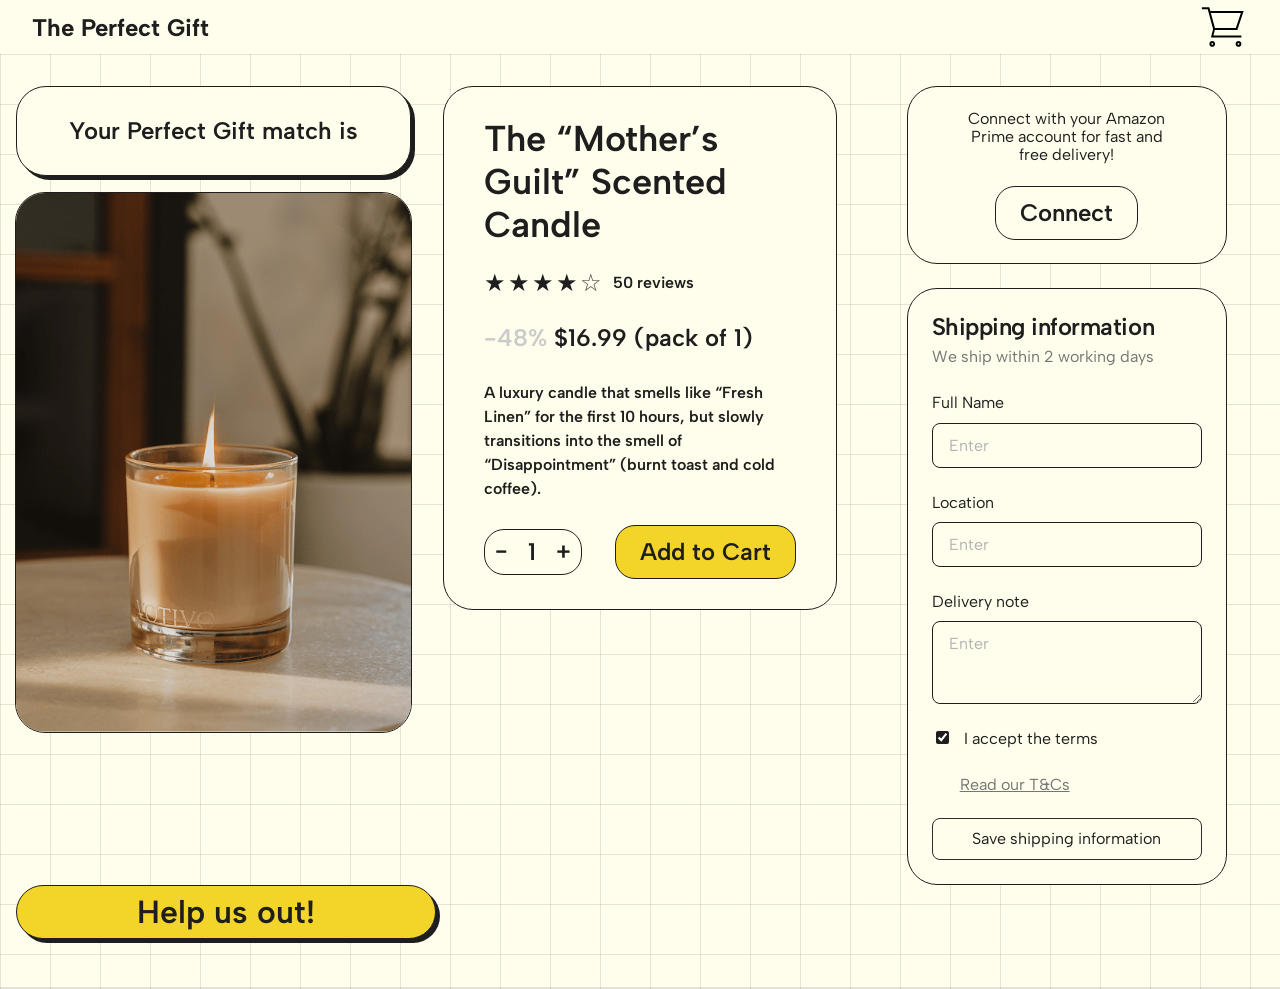
<file: giftresults.html>
<!DOCTYPE html>
<html lang="en">
<head>
  <meta charset="UTF-8">
  <meta name="viewport" content="width=device-width, initial-scale=1.0">
  <title>Your gift match — The Perfect Gift</title>
  <link rel="stylesheet" href="giftresults.css">
  <script src="favicon-cart.js" defer></script>
  <script src="giftresults-qty.js" defer></script>
  <script src="header-cart-nav.js" defer></script>
  <script src="giftresults-cart-add.js" defer></script>
</head>
<body>

<div class="header">
  <h1><a class="header-title-link" href="index.html">The Perfect Gift</a></h1>
  <div class="header-cart" id="headerCart" role="img" title="empty" aria-label="empty">
    <img
      class="header-cart-img header-cart-img--default"
      id="headerCartDefault"
      src="imgs/cart.svg"
      alt=""
      width="45"
      height="50"
    >
    <div
      class="header-cart-add1"
      id="headerCartAdd1"
      data-node-id="207:630"
      hidden
      aria-hidden="true"
    >
      <img
        class="header-cart-add1-img"
        src="imgs/cart.svg"
        alt=""
        width="45"
        height="50"
      >
      <span class="header-cart-add1-badge">1</span>
    </div>
  </div>
</div>

<div class="content">
  <div class="grid-container"></div>
  <div class="gift-match-page" data-node-id="177:553">
  <div class="gift-match-hero">
    <div class="gift-match-layout">
      <div class="gift-match-col gift-match-col--left">
        <div class="gift-match-banner">
          <p class="gift-match-banner-text">Your Perfect Gift match is</p>
        </div>
        <div class="gift-match-photo" data-node-id="188:2555">
          <img src="imgs/gift-match-candle.png" alt="">
        </div>
      </div>
      <div class="gift-match-col gift-match-col--mid">
        <div class="gift-match-product" data-node-id="188:2556">
          <h2 class="gift-match-title">The &ldquo;Mother&rsquo;s Guilt&rdquo; Scented Candle</h2>
          <div class="gift-match-rating" data-node-id="193:3194">
            <div class="gift-match-stars" aria-label="4 out of 5 stars">
              <span class="gift-match-star gift-match-star--full" aria-hidden="true">&#9733;</span>
              <span class="gift-match-star gift-match-star--full" aria-hidden="true">&#9733;</span>
              <span class="gift-match-star gift-match-star--full" aria-hidden="true">&#9733;</span>
              <span class="gift-match-star gift-match-star--full" aria-hidden="true">&#9733;</span>
              <span class="gift-match-star gift-match-star--outline" aria-hidden="true">&#9734;</span>
            </div>
            <p class="gift-match-reviews">50 reviews</p>
          </div>
          <div class="gift-match-price-block">
            <p class="gift-match-price">
              <span class="gift-match-discount">-48%</span>
              <span class="gift-match-price-main"> $16.99 (pack of 1)</span>
            </p>
          </div>
          <p class="gift-match-desc">
            A luxury candle that smells like &ldquo;Fresh Linen&rdquo; for the first 10 hours, but slowly transitions into the smell of &ldquo;Disappointment&rdquo; (burnt toast and cold coffee).
          </p>
          <div class="gift-match-actions">
            <div class="gift-match-qty" data-node-id="193:3171" role="group" aria-label="Quantity">
              <button type="button" class="gift-match-qty-btn" aria-label="Decrease quantity">&minus;</button>
              <span class="gift-match-qty-num" aria-live="polite">1</span>
              <button type="button" class="gift-match-qty-btn" aria-label="Increase quantity">+</button>
            </div>
            <button type="button" class="gift-match-add-cart">Add to Cart</button>
          </div>
        </div>
      </div>
      <div class="gift-match-col gift-match-col--right">
        <div class="gift-match-connect" data-node-id="188:2562">
          <p class="gift-match-connect-text">
            Connect with your Amazon Prime account for fast and free delivery!
          </p>
          <a class="gift-match-connect-btn" href="https://www.amazon.com/" target="_blank" rel="noopener noreferrer">Connect</a>
        </div>
        <div class="gift-match-ship" data-node-id="193:3734">
          <div class="gift-match-ship-head">
            <h3 class="gift-match-ship-title">Shipping information</h3>
            <p class="gift-match-ship-sub">We ship within 2 working days</p>
          </div>
          <label class="gift-match-field">
            <span class="gift-match-label">Full Name</span>
            <input type="text" class="gift-match-input" placeholder="Enter" name="gift-ship-name" autocomplete="name">
          </label>
          <label class="gift-match-field">
            <span class="gift-match-label">Location</span>
            <input type="text" class="gift-match-input" placeholder="Enter" name="gift-ship-location" autocomplete="address-level2">
          </label>
          <label class="gift-match-field">
            <span class="gift-match-label">Delivery note</span>
            <textarea class="gift-match-textarea" placeholder="Enter" name="gift-ship-note" rows="3"></textarea>
          </label>
          <label class="gift-match-terms">
            <input type="checkbox" name="gift-ship-terms" checked>
            <span>I accept the terms</span>
          </label>
          <p class="gift-match-tc"><a href="#">Read our T&amp;Cs</a></p>
          <button type="button" class="gift-match-save-ship">Save shipping information</button>
        </div>
      </div>
    </div>

      <a href="ratingform.html" class="gift-help-btn" data-name="help-btn" data-node-id="242:1149">Help us out!</a>
    </div>
  </div>
</div>

</body>
</html>
</file>
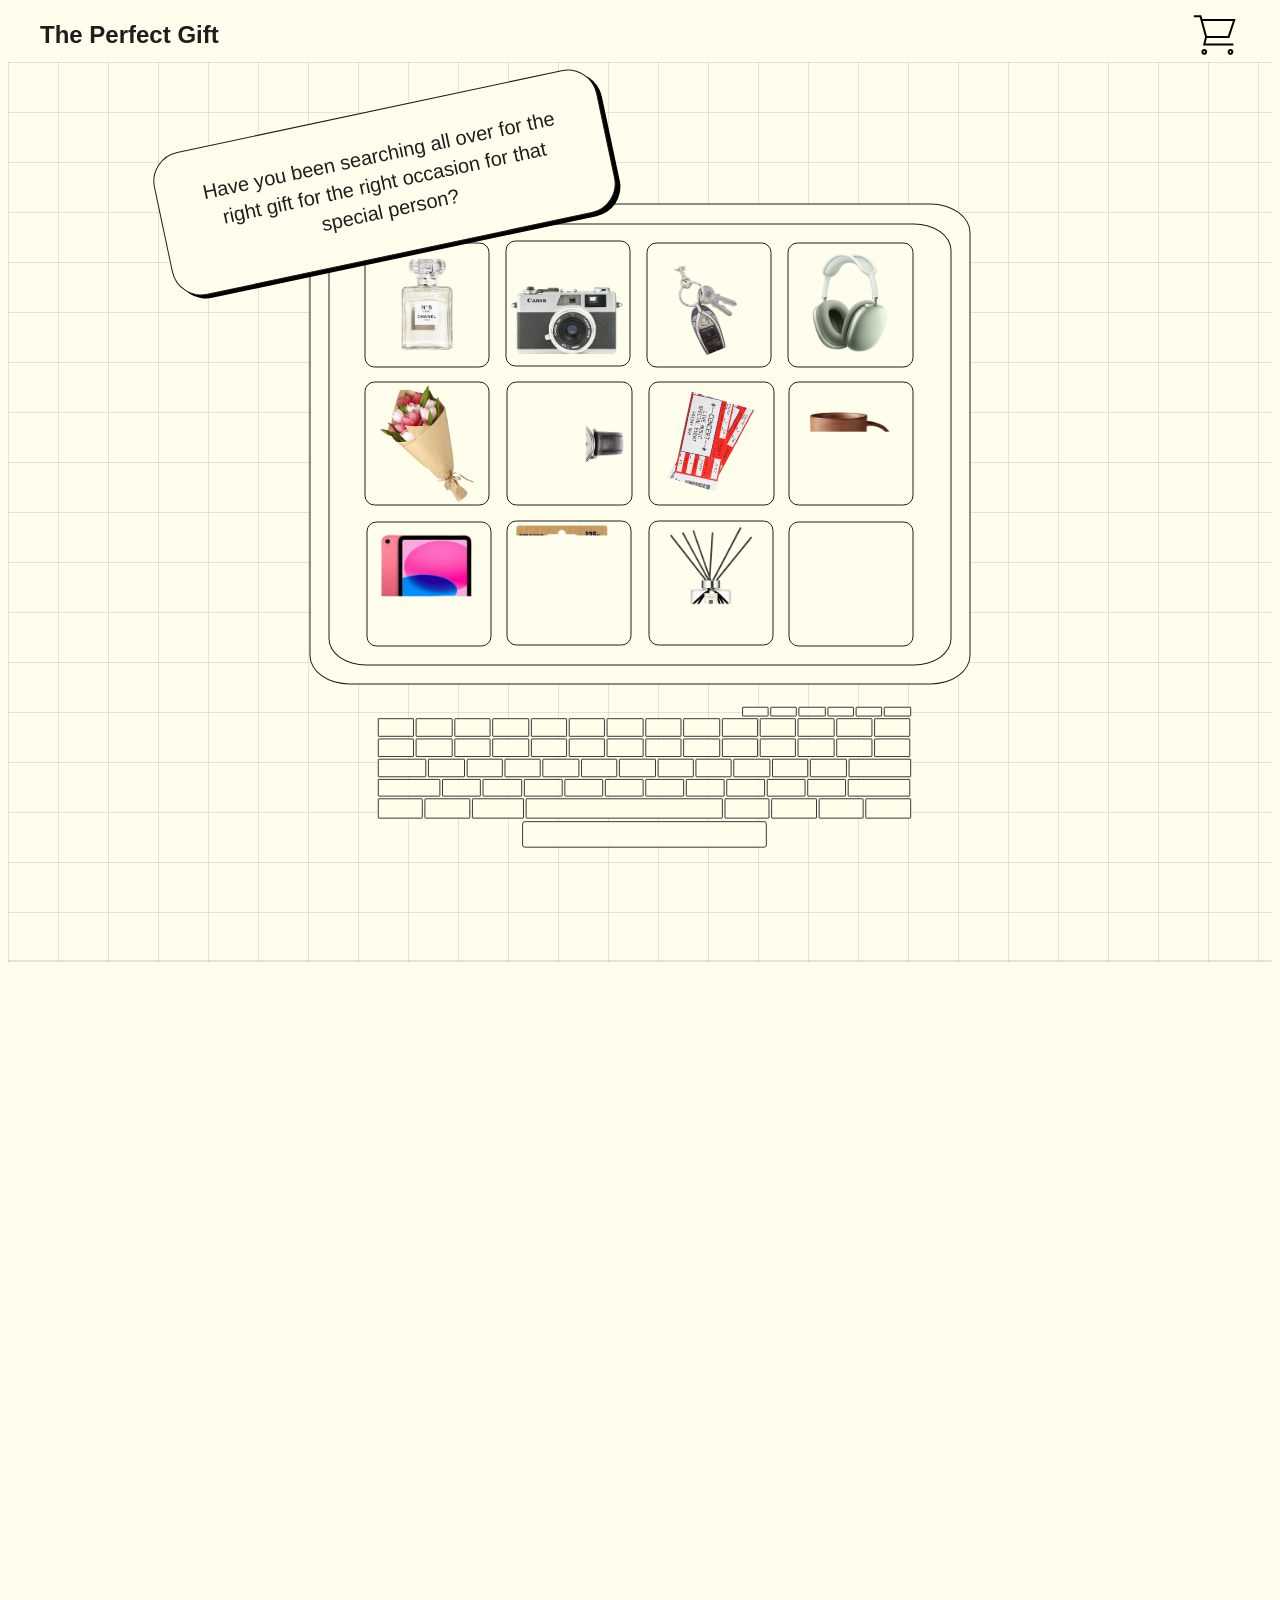
<file: loadingpage.html>
<!DOCTYPE html>
<html lang="en">
<head>
  <meta charset="UTF-8">
  <meta name="viewport" content="width=device-width, initial-scale=1.0">
  <title>Loading — The Perfect Gift</title>
  <link rel="stylesheet" href="loadingpage.css">
  <script src="favicon-cart.js" defer></script>
  <script src="loading-done.js" defer></script>
</head>
<body>
  <main class="content">
    <div class="loading-page" data-name="loading page" data-node-id="129:794">
      <div class="loading-float loading-float--watch" data-node-id="118:636" aria-hidden="true">
        <div class="loading-float-burst loading-float-burst--watch">
          <div class="loading-float-bob loading-float-bob--watch">
            <img src="imgs/laptop-watch.png" alt="">
          </div>
        </div>
      </div>
      <div class="loading-float loading-float--flowers" data-node-id="125:790" aria-hidden="true">
        <div class="loading-float-burst loading-float-burst--flowers">
          <div class="loading-float-bob loading-float-bob--plain">
            <img src="imgs/laptop-flowers.png" alt="">
          </div>
        </div>
      </div>
      <div class="loading-float loading-float--perfume" data-node-id="118:635" aria-hidden="true">
        <div class="loading-float-burst loading-float-burst--perfume">
          <div class="loading-float-bob loading-float-bob--plain">
            <img src="imgs/laptop-perfume.png" alt="">
          </div>
        </div>
      </div>
      <div class="loading-float loading-float--tickets" data-node-id="118:637" aria-hidden="true">
        <div class="loading-float-burst loading-float-burst--tickets">
          <div class="loading-float-bob loading-float-bob--tickets">
            <img src="imgs/laptop-tickets.png" alt="">
          </div>
        </div>
      </div>
      <div class="loading-float loading-float--keychain" data-node-id="120:639" aria-hidden="true">
        <div class="loading-float-burst loading-float-burst--keychain">
          <div class="loading-float-bob loading-float-bob--keychain">
            <img src="imgs/laptop-keychain.png" alt="">
          </div>
        </div>
      </div>
      <div class="loading-float loading-float--camera" data-node-id="120:640" aria-hidden="true">
        <div class="loading-float-burst loading-float-burst--camera">
          <div class="loading-float-bob loading-float-bob--camera">
            <img src="imgs/laptop-camera.png" alt="">
          </div>
        </div>
      </div>
      <div class="loading-float loading-float--airpods" data-node-id="118:634" aria-hidden="true">
        <div class="loading-float-burst loading-float-burst--airpods">
          <div class="loading-float-bob loading-float-bob--airpods">
            <img src="imgs/laptop-airpods.png" alt="">
          </div>
        </div>
      </div>

      <div class="loading-hero" data-node-id="120:668">
        <p class="loading-hero-find" data-node-id="118:631">Find the</p>
        <p class="loading-hero-perfect" data-node-id="118:632">Perfect Gift</p>
      </div>

      <div class="loading-box" data-node-id="153:12">
        <img src="imgs/bigbox.png" alt="" width="583" height="474">
      </div>
    </div>
  </main>
</body>
</html>
</file>
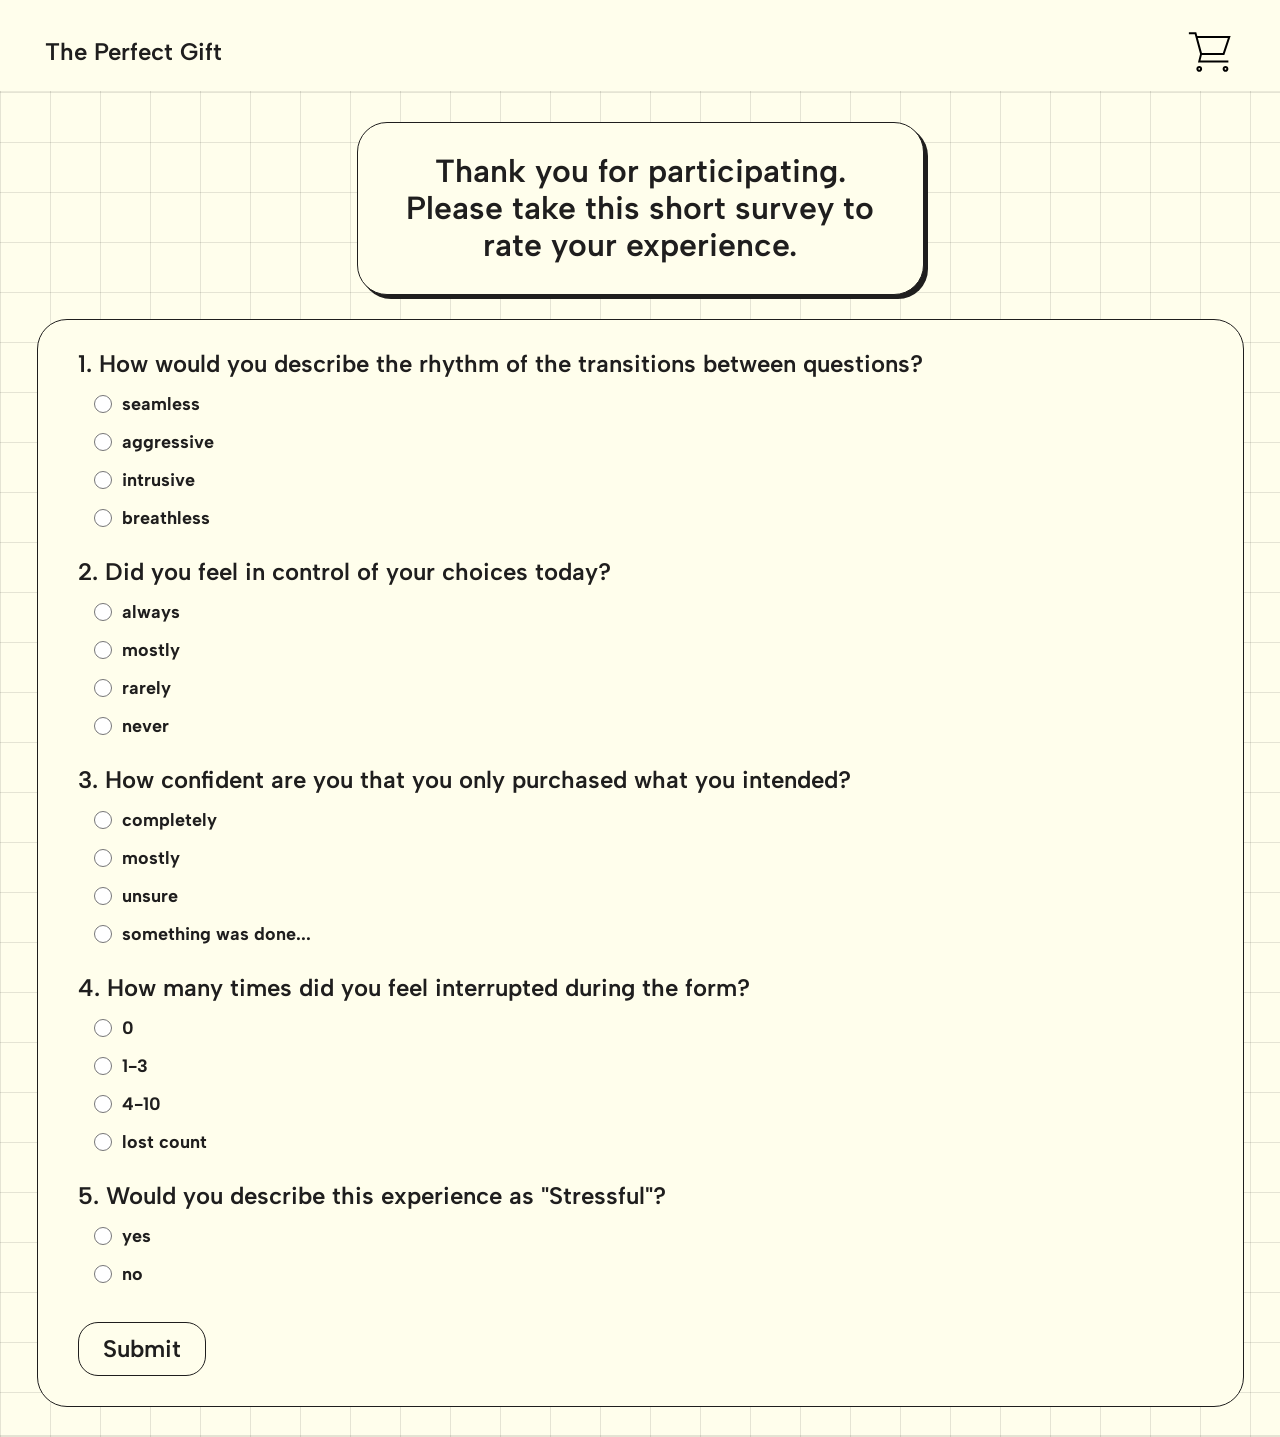
<file: ratingform.html>
<!DOCTYPE html>
<html lang="en">
<head>
  <meta charset="UTF-8">
  <meta name="viewport" content="width=device-width, initial-scale=1.0">
  <title>Rate your experience — The Perfect Gift</title>
  <link rel="stylesheet" href="ratingform.css">
  <script src="favicon-cart.js" defer></script>
  <script src="header-cart-nav.js" defer></script>
  <script src="ratingform-submit.js" defer></script>
</head>
<body>
  <div class="header">
    <h1><a class="header-title-link" href="index.html">The Perfect Gift</a></h1>
    <div class="header-cart" id="headerCart" role="img" title="empty" aria-label="empty">
      <img
        class="header-cart-img header-cart-img--default"
        id="headerCartDefault"
        src="imgs/cart.svg"
        alt=""
        width="45"
        height="50"
      >
      <div
        class="header-cart-add1"
        id="headerCartAdd1"
        data-node-id="207:630"
        hidden
        aria-hidden="true"
      >
        <img
          class="header-cart-add1-img"
          src="imgs/cart.svg"
          alt=""
          width="45"
          height="50"
        >
        <span class="header-cart-add1-badge">1</span>
      </div>
    </div>
  </div>

  <main class="content">
    <section class="rating-intro" data-node-id="189:3009">
      <p>Thank you for participating.<br>Please take this short survey to rate your experience.</p>
    </section>

    <form class="rating-card" data-node-id="189:2974" action="#" method="get">
      <fieldset class="question-group">
        <legend>1. How would you describe the rhythm of the transitions between questions?</legend>
        <label><input type="radio" name="q1" value="seamless"> seamless</label>
        <label><input type="radio" name="q1" value="aggressive"> aggressive</label>
        <label><input type="radio" name="q1" value="intrusive"> intrusive</label>
        <label><input type="radio" name="q1" value="breathless"> breathless</label>
      </fieldset>

      <fieldset class="question-group">
        <legend>2. Did you feel in control of your choices today?</legend>
        <label><input type="radio" name="q2" value="always"> always</label>
        <label><input type="radio" name="q2" value="mostly"> mostly</label>
        <label><input type="radio" name="q2" value="rarely"> rarely</label>
        <label><input type="radio" name="q2" value="never"> never</label>
      </fieldset>

      <fieldset class="question-group">
        <legend>3. How confident are you that you only purchased what you intended?</legend>
        <label><input type="radio" name="q3" value="completely"> completely</label>
        <label><input type="radio" name="q3" value="mostly"> mostly</label>
        <label><input type="radio" name="q3" value="unsure"> unsure</label>
        <label><input type="radio" name="q3" value="something-was-done"> something was done...</label>
      </fieldset>

      <fieldset class="question-group">
        <legend>4. How many times did you feel interrupted during the form?</legend>
        <label><input type="radio" name="q4" value="0"> 0</label>
        <label><input type="radio" name="q4" value="1-3"> 1-3</label>
        <label><input type="radio" name="q4" value="4-10"> 4-10</label>
        <label><input type="radio" name="q4" value="lost-count"> lost count</label>
      </fieldset>

      <fieldset class="question-group">
        <legend>5. Would you describe this experience as "Stressful"?</legend>
        <label><input type="radio" name="q5" value="yes"> yes</label>
        <label><input type="radio" name="q5" value="no"> no</label>
      </fieldset>

      <button type="submit" class="rating-submit">Submit</button>
    </form>
  </main>
</body>
</html>
</file>
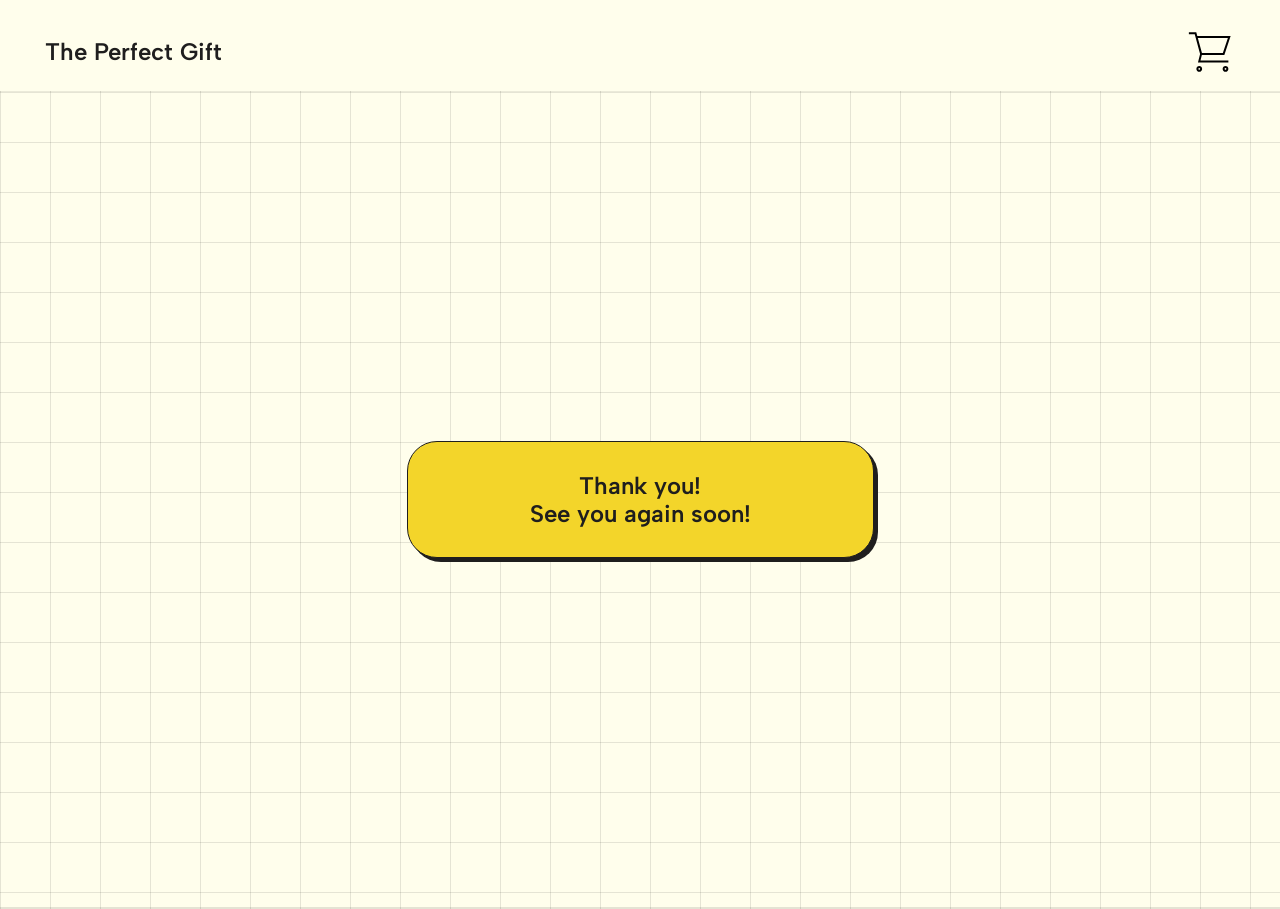
<file: thankyou.html>
<!DOCTYPE html>
<html lang="en">
<head>
  <meta charset="UTF-8">
  <meta name="viewport" content="width=device-width, initial-scale=1.0">
  <title>Thank you — The Perfect Gift</title>
  <link rel="stylesheet" href="thankyou.css">
  <script src="favicon-cart.js" defer></script>
  <script src="header-cart-nav.js" defer></script>
</head>
<body>
  <div class="header">
    <h1><a class="header-title-link" href="index.html">The Perfect Gift</a></h1>
    <div class="header-cart" id="headerCart" role="img" title="empty" aria-label="empty">
      <img
        class="header-cart-img header-cart-img--default"
        id="headerCartDefault"
        src="imgs/cart.svg"
        alt=""
        width="45"
        height="50"
      >
      <div
        class="header-cart-add1"
        id="headerCartAdd1"
        data-node-id="207:630"
        hidden
        aria-hidden="true"
      >
        <img
          class="header-cart-add1-img"
          src="imgs/cart.svg"
          alt=""
          width="45"
          height="50"
        >
        <span class="header-cart-add1-badge">1</span>
      </div>
    </div>
  </div>

  <main class="content" data-node-id="208:664">
    <a href="index.html" class="thankyou-box" data-name="text-box" data-node-id="208:665">
      <p>Thank you!<br>See you again soon!</p>
    </a>
  </main>
</body>
</html>
</file>
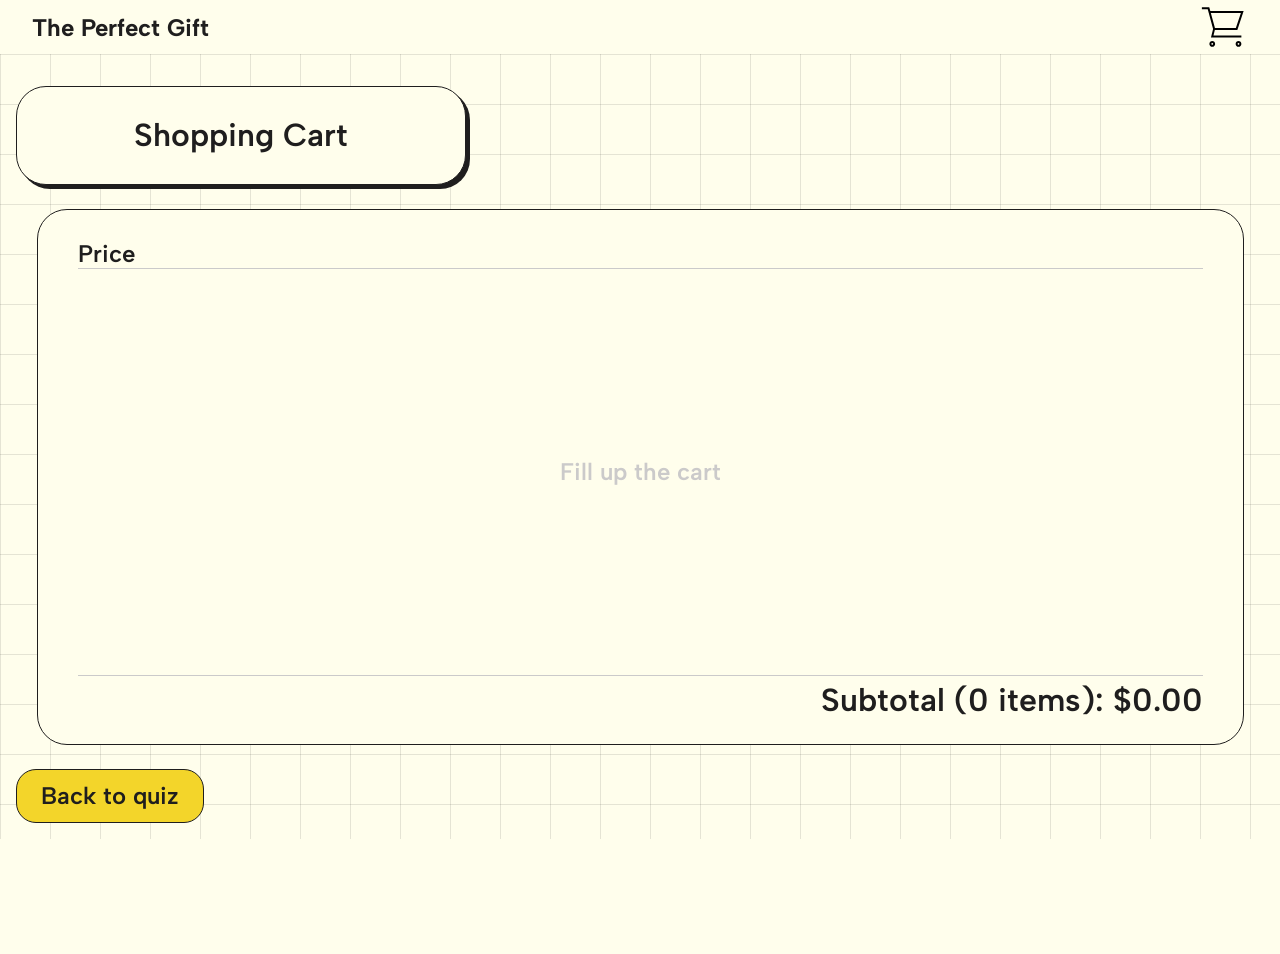
<file: viewcartempty.html>
<!DOCTYPE html>
<html lang="en">
<head>
  <meta charset="UTF-8">
  <meta name="viewport" content="width=device-width, initial-scale=1.0">
  <title>Shopping cart — The Perfect Gift</title>
  <link rel="stylesheet" href="viewcartempty.css">
  <script src="favicon-cart.js" defer></script>
  <script src="header-cart-nav.js" defer></script>
</head>
<body>

<div class="header">
  <h1><a class="header-title-link" href="index.html">The Perfect Gift</a></h1>
  <div class="header-cart" id="headerCart" role="img" title="empty" aria-label="empty">
    <img
      class="header-cart-img header-cart-img--default"
      id="headerCartDefault"
      src="imgs/cart.svg"
      alt=""
      width="45"
      height="50"
    >
    <div
      class="header-cart-add1"
      id="headerCartAdd1"
      data-node-id="207:630"
      hidden
      aria-hidden="true"
    >
      <img
        class="header-cart-add1-img"
        src="imgs/cart.svg"
        alt=""
        width="45"
        height="50"
      >
      <span class="header-cart-add1-badge">1</span>
    </div>
  </div>
</div>

<div class="content">
  <div class="grid-container"></div>
  <div class="viewcart-empty-page" data-name="view-cart-empty" data-node-id="208:752">
    <div class="viewcart-empty-wrap">
      <div class="viewcart-empty-badge" data-node-id="208:762">
        <p class="viewcart-empty-badge-text" data-node-id="208:765">Shopping Cart</p>
      </div>

      <div class="viewcart-empty-cart" data-name="cart-items" data-node-id="208:767">
        <div class="viewcart-empty-price-row" data-name="price-line" data-node-id="208:782">
          <p class="viewcart-empty-price-label" data-node-id="208:792">Price</p>
          <div class="viewcart-empty-rule" aria-hidden="true"></div>
        </div>

        <p class="viewcart-empty-hint" data-node-id="208:794">Fill up the cart</p>

        <div class="viewcart-empty-total-line" data-name="total-line" data-node-id="208:797">
          <div class="viewcart-empty-rule viewcart-empty-rule--bottom" aria-hidden="true"></div>
          <p class="viewcart-empty-subtotal" data-node-id="208:795">Subtotal (0 items): $0.00</p>
        </div>
      </div>

      <a class="viewcart-empty-back" href="form.html" data-name="back-to-quiz" data-node-id="208:798">Back to quiz</a>
    </div>
  </div>
</div>

</body>
</html>
</file>
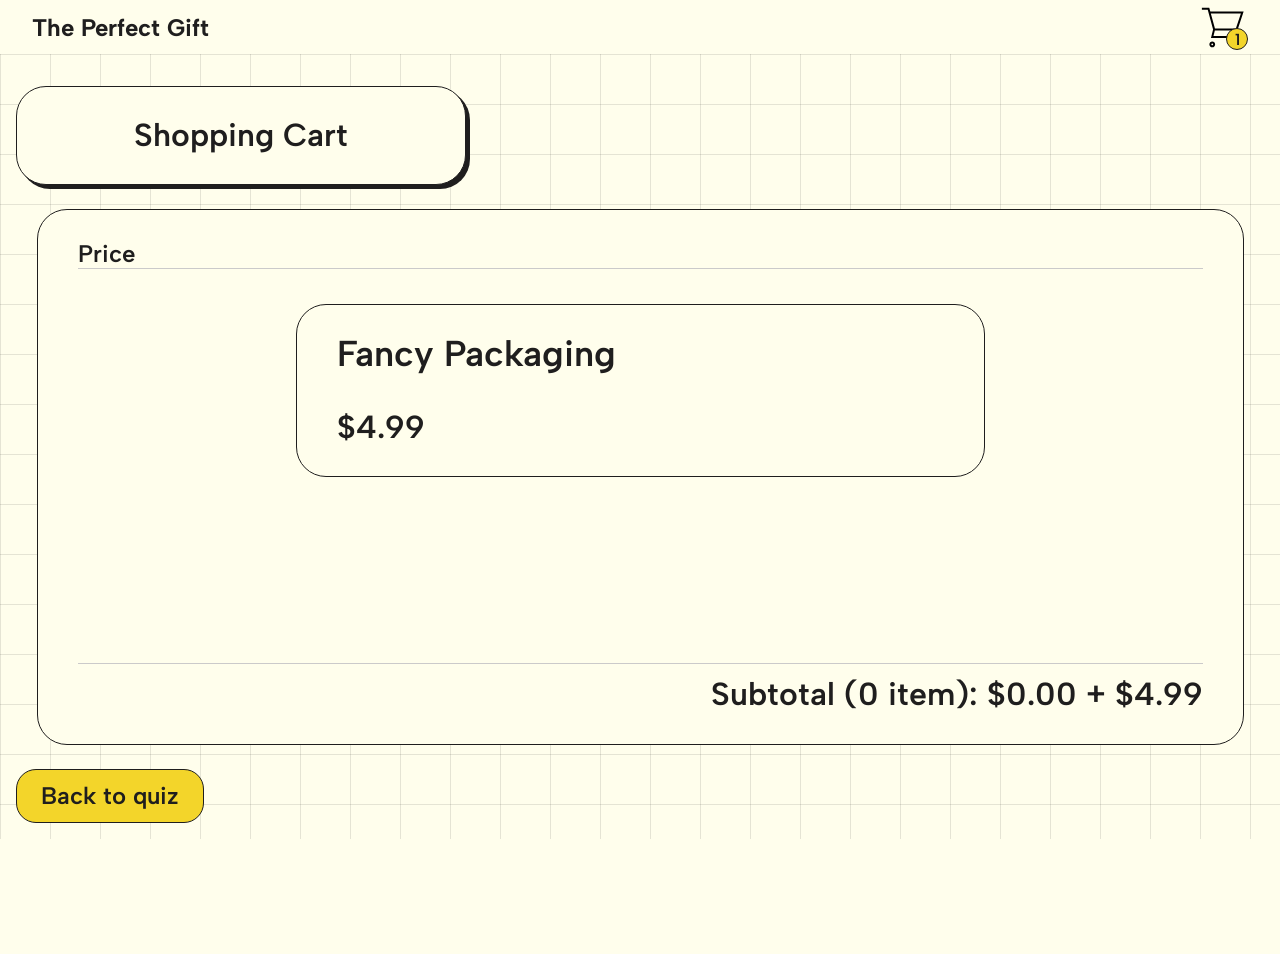
<file: viewcartextra.html>
<!DOCTYPE html>
<html lang="en">
<head>
  <meta charset="UTF-8">
  <meta name="viewport" content="width=device-width, initial-scale=1.0">
  <title>Shopping cart — The Perfect Gift</title>
  <link rel="stylesheet" href="viewcartextra.css">
  <script src="favicon-cart.js" defer></script>
  <script src="header-cart-nav.js" defer></script>
</head>
<body data-cart-page="extra">

<div class="header">
  <h1><a class="header-title-link" href="index.html">The Perfect Gift</a></h1>
  <div class="header-cart" id="headerCart" role="img" title="You've added something to the cart" aria-label="You've added something to the cart">
    <img
      class="header-cart-img header-cart-img--default"
      id="headerCartDefault"
      src="imgs/cart.svg"
      alt=""
      width="45"
      height="50"
      hidden
    >
    <div
      class="header-cart-add1"
      id="headerCartAdd1"
      data-node-id="207:630"
      aria-hidden="false"
    >
      <img
        class="header-cart-add1-img"
        src="imgs/cart.svg"
        alt=""
        width="45"
        height="50"
      >
      <span class="header-cart-add1-badge">1</span>
    </div>
  </div>
</div>

<div class="content">
  <div class="grid-container"></div>
  <div class="viewcart-extra-page" data-name="view-cart-extra" data-node-id="231:1114">
    <div class="viewcart-extra-wrap">
      <div class="viewcart-extra-badge" data-node-id="231:1120">
        <p class="viewcart-extra-badge-text" data-node-id="231:1123">Shopping Cart</p>
      </div>

      <div class="viewcart-extra-cart" data-name="cart-items" data-node-id="231:1124">
        <div class="viewcart-extra-price-row" data-name="price-line" data-node-id="231:1125">
          <p class="viewcart-extra-price-label" data-node-id="231:1126">Price</p>
          <div class="viewcart-extra-rule" aria-hidden="true"></div>
        </div>

        <div class="viewcart-extra-extra" data-name="extra-cost" data-node-id="231:1128">
          <p class="viewcart-extra-extra-title" data-node-id="231:1129">Fancy Packaging</p>
          <p class="viewcart-extra-extra-price" data-node-id="231:1131">$4.99</p>
        </div>

        <div class="viewcart-extra-total-line" data-name="total-line" data-node-id="231:1141">
          <div class="viewcart-extra-rule viewcart-extra-rule--bottom" aria-hidden="true"></div>
          <p class="viewcart-extra-subtotal" data-node-id="231:1143">
            Subtotal (0 item): $0.00 + $4.99
          </p>
        </div>
      </div>

      <div class="viewcart-extra-actions" data-name="actions" data-node-id="231:1144">
        <a class="viewcart-extra-back" href="form.html" data-name="back-to-quiz" data-node-id="231:1145">Back to quiz</a>
      </div>
    </div>
  </div>
</div>

</body>
</html>
</file>
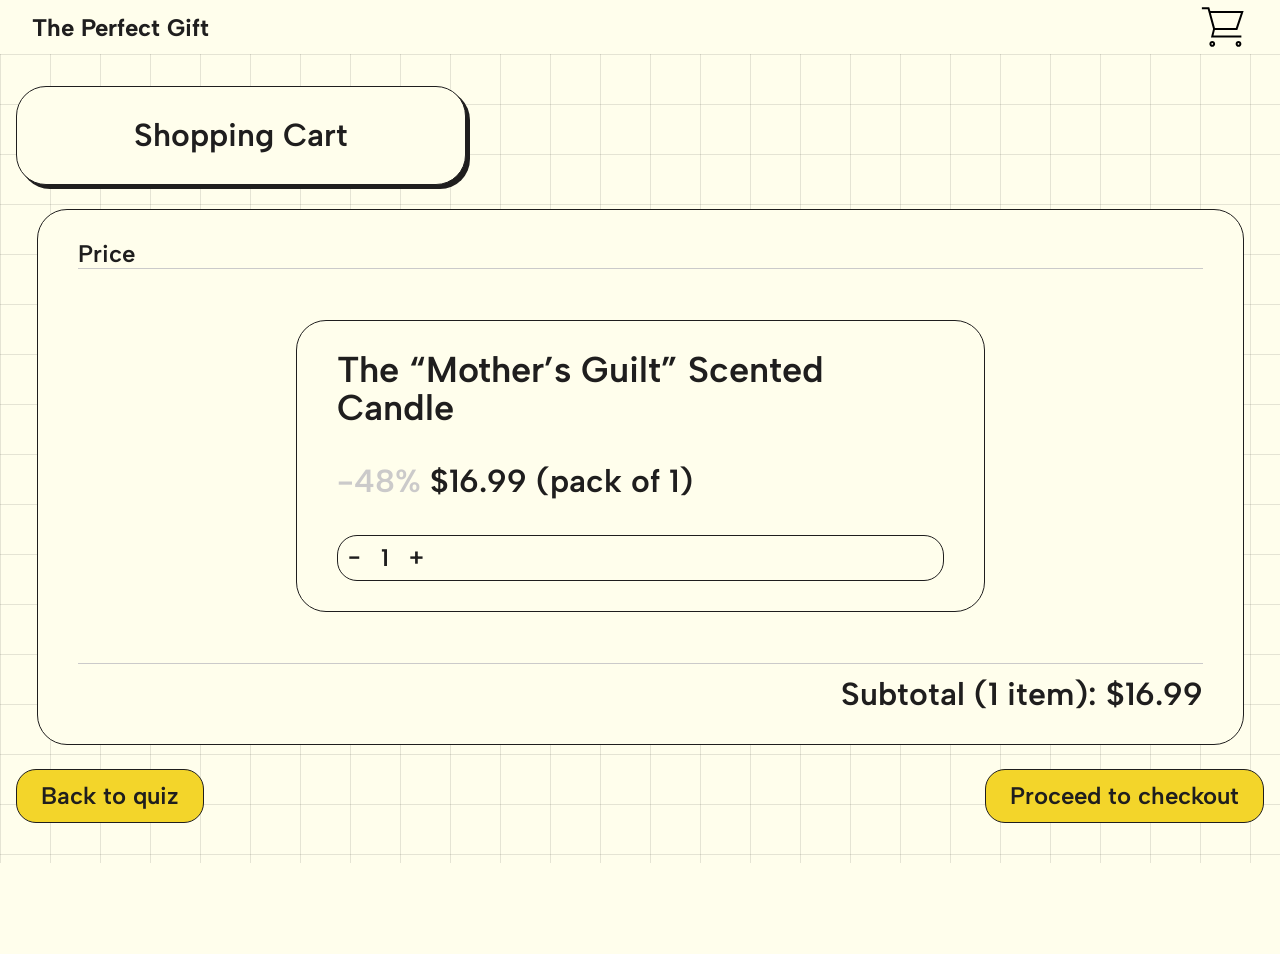
<file: viewcartgift1.html>
<!DOCTYPE html>
<html lang="en">
<head>
  <meta charset="UTF-8">
  <meta name="viewport" content="width=device-width, initial-scale=1.0">
  <title>Shopping cart — The Perfect Gift</title>
  <link rel="stylesheet" href="viewcartgift1.css">
  <script src="favicon-cart.js" defer></script>
  <script src="header-cart-nav.js" defer></script>
  <script src="giftresults-qty.js" defer></script>
  <script src="viewcartgift1.js" defer></script>
</head>
<body>

<div class="header">
  <h1><a class="header-title-link" href="index.html">The Perfect Gift</a></h1>
  <div class="header-cart" id="headerCart" role="img" title="You've added something to the cart" aria-label="You've added something to the cart">
    <img
      class="header-cart-img header-cart-img--default"
      id="headerCartDefault"
      src="imgs/cart.svg"
      alt=""
      width="45"
      height="50"
      hidden
    >
    <div
      class="header-cart-add1"
      id="headerCartAdd1"
      data-node-id="207:630"
      aria-hidden="false"
    >
      <img
        class="header-cart-add1-img"
        src="imgs/cart.svg"
        alt=""
        width="45"
        height="50"
      >
      <span class="header-cart-add1-badge">1</span>
    </div>
  </div>
</div>

<div class="content">
  <div class="grid-container"></div>
  <div class="viewcart-gift1-page" data-name="view-cart-gift1" data-node-id="210:877">
    <div class="viewcart-gift1-wrap">
      <div class="viewcart-gift1-badge" data-node-id="210:883">
        <p class="viewcart-gift1-badge-text" data-node-id="210:886">Shopping Cart</p>
      </div>

      <div class="viewcart-gift1-cart" data-name="cart-items" data-node-id="210:887">
        <div class="viewcart-gift1-price-row" data-name="price-line" data-node-id="210:888">
          <p class="viewcart-gift1-price-label" data-node-id="210:889">Price</p>
          <div class="viewcart-gift1-rule" aria-hidden="true"></div>
        </div>

        <div class="viewcart-gift1-inner-wrap">
          <div class="viewcart-gift1-inner" data-name="cart-gift1-desc" data-node-id="210:897">
            <p class="viewcart-gift1-title" data-node-id="210:898">The &ldquo;Mother&rsquo;s Guilt&rdquo; Scented Candle</p>
            <div class="viewcart-gift1-price-block" data-name="gift-desc_text" data-node-id="210:899">
              <p class="viewcart-gift1-price-line">
                <span class="viewcart-gift1-discount">-48%</span>
                <span class="viewcart-gift1-price-main"> $16.99 (pack of 1)</span>
              </p>
            </div>
            <div class="viewcart-gift1-qty-row">
              <div class="viewcart-gift1-qty" data-name="quantity" data-node-id="210:902" role="group" aria-label="Quantity">
                <button type="button" class="viewcart-gift1-qty-btn" aria-label="Decrease quantity">&minus;</button>
                <span class="viewcart-gift1-qty-num" aria-live="polite">1</span>
                <button type="button" class="viewcart-gift1-qty-btn" aria-label="Increase quantity">+</button>
              </div>
            </div>
          </div>
        </div>

        <div class="viewcart-gift1-total-line" data-name="total-line" data-node-id="210:892">
          <div class="viewcart-gift1-rule viewcart-gift1-rule--bottom" aria-hidden="true"></div>
          <p class="viewcart-gift1-subtotal" data-node-id="210:894">
            Subtotal (1 item): $16.99
          </p>
        </div>
      </div>

      <div class="viewcart-gift1-actions" data-name="actions" data-node-id="210:909">
        <a class="viewcart-gift1-back" href="form.html" data-name="back-to-quiz" data-node-id="210:895">Back to quiz</a>
        <a class="viewcart-gift1-checkout" href="ratingform.html" data-name="proceed-checkout" data-node-id="210:907">Proceed to checkout</a>
      </div>
    </div>
  </div>
</div>

</body>
</html>
</file>
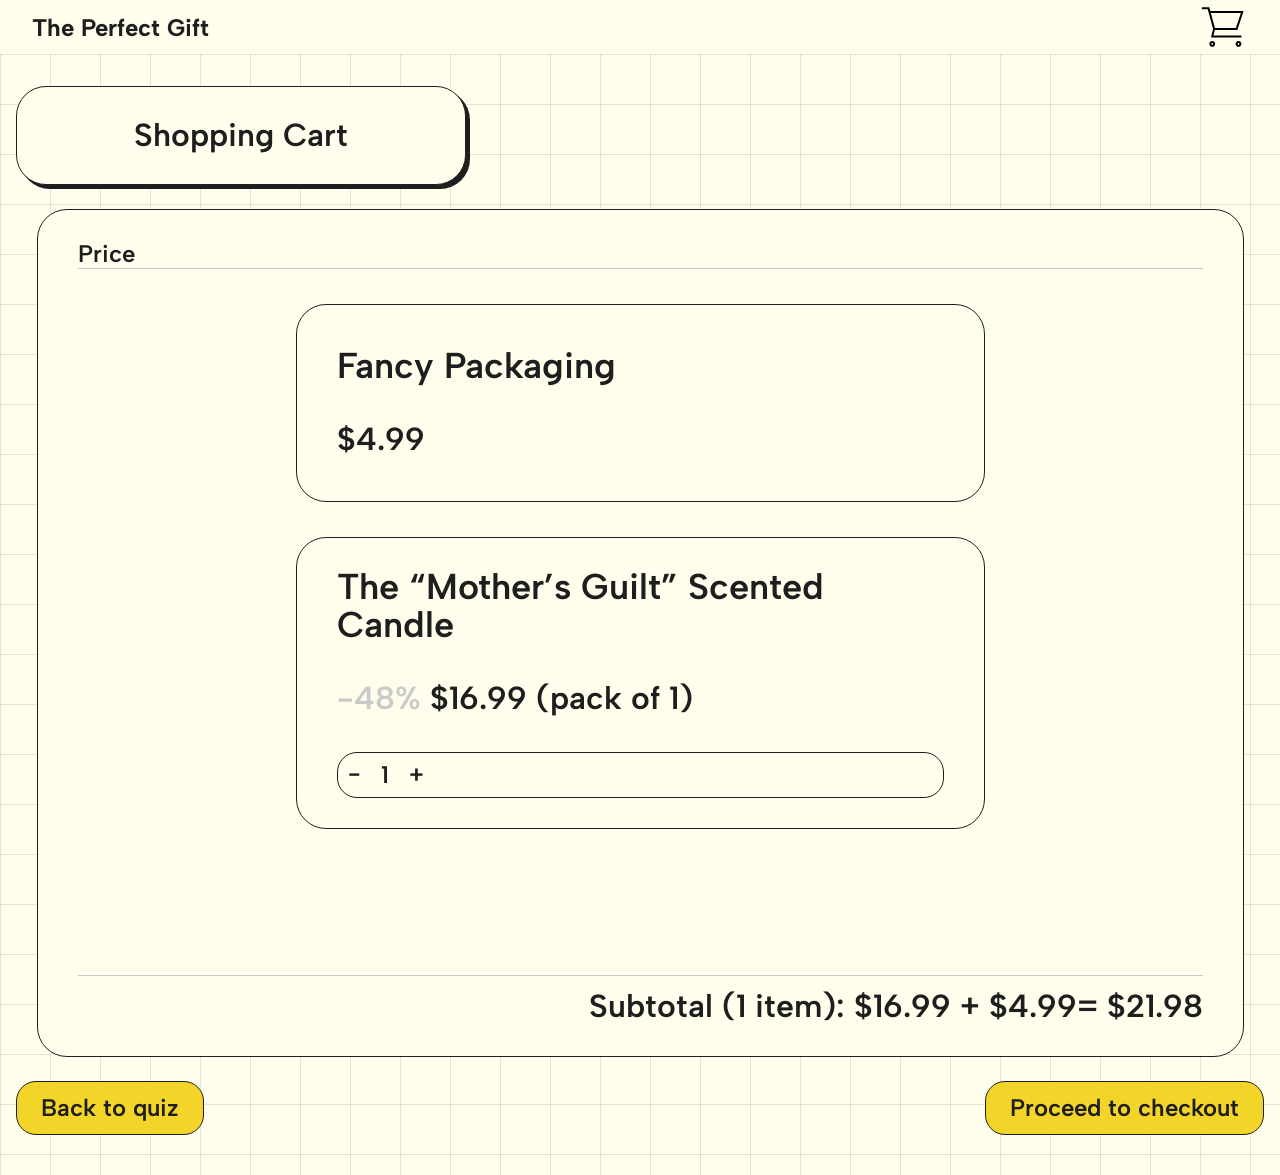
<file: viewcartplus.html>
<!DOCTYPE html>
<html lang="en">
<head>
  <meta charset="UTF-8">
  <meta name="viewport" content="width=device-width, initial-scale=1.0">
  <title>Shopping cart — The Perfect Gift</title>
  <link rel="stylesheet" href="viewcartplus.css">
  <script src="favicon-cart.js" defer></script>
  <script src="header-cart-nav.js" defer></script>
  <script src="giftresults-qty.js" defer></script>
  <script src="viewcartplus.js" defer></script>
</head>
<body>

<div class="header">
  <h1><a class="header-title-link" href="index.html">The Perfect Gift</a></h1>
  <div class="header-cart" id="headerCart" role="img" title="You've added something to the cart" aria-label="You've added something to the cart">
    <img
      class="header-cart-img header-cart-img--default"
      id="headerCartDefault"
      src="imgs/cart.svg"
      alt=""
      width="45"
      height="50"
      hidden
    >
    <div
      class="header-cart-add1"
      id="headerCartAdd1"
      data-node-id="207:630"
      aria-hidden="false"
    >
      <img
        class="header-cart-add1-img"
        src="imgs/cart.svg"
        alt=""
        width="45"
        height="50"
      >
      <span class="header-cart-add1-badge">1</span>
    </div>
  </div>
</div>

<div class="content">
  <div class="grid-container"></div>
  <div class="viewcart-plus-page" data-name="view-cart-extra" data-node-id="212:990">
    <div class="viewcart-plus-wrap">
      <div class="viewcart-plus-badge" data-node-id="212:996">
        <p class="viewcart-plus-badge-text" data-node-id="212:999">Shopping Cart</p>
      </div>

      <div class="viewcart-plus-cart" data-name="cart-items" data-node-id="212:1000">
        <div class="viewcart-plus-price-row" data-name="price-line" data-node-id="212:1001">
          <p class="viewcart-plus-price-label" data-node-id="212:1002">Price</p>
          <div class="viewcart-plus-rule" aria-hidden="true"></div>
        </div>

        <div class="viewcart-plus-packaging" data-name="extra-cost" data-node-id="212:1024">
          <p class="viewcart-plus-packaging-title" data-node-id="212:1025">Fancy Packaging</p>
          <p class="viewcart-plus-packaging-price" data-node-id="212:1027">$4.99</p>
        </div>

        <div class="viewcart-plus-item" data-name="cart-gift1-desc" data-node-id="216:1029">
          <p class="viewcart-plus-item-title" data-node-id="216:1030">The &ldquo;Mother&rsquo;s Guilt&rdquo; Scented Candle</p>
          <div class="viewcart-plus-item-price-block" data-name="gift-desc_text" data-node-id="216:1031">
            <p class="viewcart-plus-price-line">
              <span class="viewcart-plus-discount">-48%</span>
              <span class="viewcart-plus-price-main"> $16.99 (pack of 1)</span>
            </p>
          </div>
          <div class="viewcart-plus-qty-row">
            <div class="viewcart-plus-qty" data-name="quantity" data-node-id="216:1034" role="group" aria-label="Quantity">
              <button type="button" class="viewcart-plus-qty-btn" aria-label="Decrease quantity">&minus;</button>
              <span class="viewcart-plus-qty-num" aria-live="polite">1</span>
              <button type="button" class="viewcart-plus-qty-btn" aria-label="Increase quantity">+</button>
            </div>
          </div>
        </div>

        <div class="viewcart-plus-total-line" data-name="total-line" data-node-id="212:1005">
          <div class="viewcart-plus-rule viewcart-plus-rule--bottom" aria-hidden="true"></div>
          <p class="viewcart-plus-subtotal" data-node-id="212:1007">
            Subtotal (1 item): $16.99 + $4.99= $20.99
          </p>
        </div>
      </div>

      <div class="viewcart-plus-actions" data-name="actions" data-node-id="216:1039">
        <a class="viewcart-plus-back" href="form.html" data-name="back-to-quiz" data-node-id="216:1040">Back to quiz</a>
        <a class="viewcart-plus-checkout" href="ratingform.html" data-name="proceed-checkout" data-node-id="216:1041">Proceed to checkout</a>
      </div>
    </div>
  </div>
</div>

</body>
</html>
</file>
<file: style.css>
@import url('https://fonts.googleapis.com/css2?family=Albert+Sans:ital,wght@0,100..900;1,100..900&family=Red+Hat+Display:ital,wght@0,300..900;1,300..900&display=swap');

html {
  overflow-x: hidden;
}

body{
 font-family: "Albert Sans", sans-serif;
  font-optical-sizing: auto;
  background-color: #FFFEEC;
  color:#1F1E1E;
  overflow-x: hidden;
}

.header {
  position: relative;
  z-index: 20;
  display: flex;
  justify-content: space-between;
  padding-left: 2em;
  padding-right: 2em;
  align-items: center;
  background-color: #fffeec;
}

.header-cart {
  position: relative;
  width: 49px;
  height: 54px;
  display: block;
  flex-shrink: 0;
}

.header-cart-img--default {
  position: absolute;
  left: 2px;
  top: 2px;
  display: block;
  width: 45px;
  height: 50px;
}

.header-cart-img--default[hidden] {
  display: none !important;
}

.header-cart-add1 {
  position: absolute;
  left: 2px;
  top: 2px;
  width: 45px;
  height: 50px;
}

.header-cart-add1[hidden] {
  display: none !important;
}

#headerCartAdd1[hidden] {
  display: none !important;
  visibility: hidden;
}

.header-cart-add1-img {
  position: relative;
  z-index: 0;
  display: block;
  width: 45px;
  height: 50px;
  object-fit: contain;
  object-position: center;
}

.header-cart-add1-badge {
  position: absolute;
  z-index: 1;
  right: -2px;
  bottom: 2px;
  width: 22px;
  height: 22px;
  box-sizing: border-box;
  border-radius: 50%;
  background-color: #f3d52a;
  border: 1px solid #1f1e1e;
  font-family: "Albert Sans", sans-serif;
  font-size: 16px;
  font-weight: 600;
  line-height: 20px;
  text-align: center;
  color: #1f1e1e;
  padding-top: 1px;
}

.header-cart > img,
.header-cart > div,
.header-cart-add1 > img,
.header-cart-add1 > span {
  pointer-events: none;
}

.header h1 {
  margin: 0;
  font-size: 24px;
}

.header-title-link {
  color: inherit;
  text-decoration: none;
  cursor: pointer;
}

.header-title-link:hover {
  opacity: 0.85;
}

.header-title-link:focus-visible {
  outline: 2px solid #1f1e1e;
  outline-offset: 4px;
  border-radius: 2px;
}

.content{
  position: relative;
  width: 100%;
}

.laptop-wrap {
  position: absolute;
  left: 50%;
  top: 50%;
  transform: translate(-50%, -50%);
  z-index: 2;
  width: 100%;
  max-width: 100%;
  display: flex;
  justify-content: center;
  align-items: center;
  box-sizing: border-box;
  pointer-events: none;
}

.laptop-wrap .laptop {
  pointer-events: auto;
}

/* Figma node 125:782 — speech bubble over laptop top-left */
.laptop-bubble {
  position: absolute;
  z-index: 10;
  top: clamp(-2.75rem, -10%, -1.25rem);
  left: clamp(-5.25rem, -16%, -1.5rem);
  max-width: min(453px, calc(100% - 0.5rem));
  padding: 30px 40px;
  box-sizing: border-box;
  background-color: #fffeec;
  border: 1px solid #1f1e1e;
  border-radius: 30px;
  box-shadow: 4px 4px 0 0 #000;
  transform: rotate(-12deg);
  transform-origin: 50% 50%;
  pointer-events: auto;
}

.laptop-bubble-text {
  margin: 0;
  font-family: "Albert Sans", sans-serif;
  font-size: 20px;
  font-weight: 400;
  line-height: 28px;
  color: #1f1e1e;
  text-align: center;
}

/* Figma node 166:80 — laptop 797×717 */
.laptop {
  position: relative;
  width: min(797px, calc(100vw - 32px));
  aspect-ratio: 797 / 717;
  flex-shrink: 0;
}

/* Screen + keyboard only; bubble stays anchored so it does not move with this shift */
.laptop-shift {
  position: absolute;
  left: 0;
  top: 0;
  width: 100%;
  height: 100%;
  transform: translateY(50px);
  pointer-events: none;
}

.laptop-shift .laptop-screen,
.laptop-shift .laptop-keyboard {
  pointer-events: auto;
}

.laptop-screen {
  position: absolute;
  left: 50%;
  top: 0;
  transform: translateX(-50%);
  width: calc(661 / 797 * 100%);
  height: calc(481 / 717 * 100%);
  background-color: #fffeec;
  border: 1px solid #1f1e1e;
  border-radius: clamp(14px, 6.05%, 40px);
  box-sizing: border-box;
  overflow: hidden;
}


.laptop-screen-inner {
  position: absolute;
  left: calc(18 / 661 * 100%);
  top: calc(19 / 481 * 100%);
  width: calc(625 / 661 * 100%);
  height: calc(444 / 481 * 100%);
  box-sizing: border-box;
  border: #1F1E1E solid 1px;
  border-radius: clamp(14px, 6.05%, 40px);
}

/* Figma 172:508 — completion state on laptop screen inner */
.laptop-screen-complete {
  position: absolute;
  inset: 0;
  z-index: 25;
  box-sizing: border-box;
  display: flex;
  flex-direction: column;
  align-items: center;
  justify-content: center;
  gap: 14px;
  background-color: #fffeec;
  border-radius: inherit;
  pointer-events: auto;
}

.laptop-screen-complete[hidden] {
  display: none !important;
}

.laptop-screen-complete-card {
  width: min(361.95px, calc(100% - 32px));
  min-height: 138px;
  box-sizing: border-box;
  padding: 30px 40px;
  display: flex;
  align-items: center;
  justify-content: center;
  background-color: #F3D52A;
  border: 1px solid #1f1e1e;
  border-radius: 30px;
}

#laptopScreenComplete .laptop-screen-complete-copy,
#laptopScreenComplete .laptop-screen-complete-line {
  outline: none;
  -webkit-text-stroke: 0;
  text-shadow: none;
}

.laptop-screen-complete-copy {
  margin: 0;
  font-family: "Albert Sans", sans-serif;
  font-size: 24px;
  font-weight: 400;
  line-height: 28px;
  color: #1f1e1e;
  text-align: center;
}

.laptop-screen-complete-line {
  display: block;
}

/* Figma 177:646 — default: outline + dark text; hover: fill + cream text */
.laptop-screen-complete-next {
  padding: 12px 24px;
  min-width: 100px;
  box-sizing: border-box;
  border: 1px solid #1f1e1e;
  border-radius: 20px;
  background-color: transparent;
  color: #1f1e1e;
  font-family: "Albert Sans", sans-serif;
  font-size: 24px;
  font-weight: 600;
  line-height: 28px;
  text-align: center;
  cursor: pointer;
  transition:
    background-color 0.2s ease,
    color 0.2s ease,
    border-color 0.2s ease,
    transform 0.15s ease;
}

.laptop-screen-complete-next:hover {
  background-color: #1f1e1e;
  color: #fffeec;
  border-color: #1f1e1e;
}

.laptop-screen-complete-next:focus-visible {
  outline: 2px solid #1f1e1e;
  outline-offset: 3px;
}

.laptop-screen-complete-next:active {
  transform: scale(0.98);
}

@keyframes laptop-cell-fade-in {
  from {
    opacity: 0;
  }
  to {
    opacity: 1;
  }
}

@keyframes laptop-cell-jitter {
  0%,
  100% {
    transform: translateY(-8px) rotate(-5deg);
  }
  50% {
    transform: translateY(-8px) rotate(5deg);
  }
}

.laptop-cell {
  position: absolute;
  box-sizing: border-box;
  border: 1px solid #1f1e1e;
  border-radius: clamp(10px, 3.2%, 20px);
  background-color: #fffeec;
  overflow: hidden;
  transform-origin: center center;
}

.laptop-cell:not(.laptop-cell--dismissed):not(.laptop-cell--hover) {
  transition: transform 0.22s ease-out;
}

.laptop-cell:not(.laptop-cell--dismissed).laptop-cell--hover {
  animation: laptop-cell-jitter 0.35s ease-in-out infinite;
}

.laptop-cell--dismissed {
  opacity: 0;
  pointer-events: none;
  animation: none !important;
  transform: none !important;
  transition: opacity 0.28s ease-out;
}

.laptop-cell--dismissed .laptop-cell-cancel {
  opacity: 0;
  pointer-events: none;
}

/* Match inset + scale to .laptop-cell--airpods (padding + ~square hit area in that frame) */
.laptop-cell-cancel {
  position: absolute;
  top: clamp(4px, 1.2vw, 10px);
  right: clamp(4px, 1.2vw, 10px);
  z-index: 20;
  display: flex;
  align-items: center;
  justify-content: center;
  width: clamp(22px, 20%, 30px);
  height: clamp(22px, 20%, 30px);
  padding: 0;
  margin: 0;
  border: none;
  border-radius: 50%;
  background-color: rgba(255, 254, 236, 0.92);
  box-shadow: 0 0 0 1px #1f1e1e;
  cursor: pointer;
  opacity: 0;
  transition: opacity 0.15s ease-out;
  line-height: 0;
  box-sizing: border-box;
}

.laptop-cell:not(.laptop-cell--dismissed):hover .laptop-cell-cancel,
.laptop-cell:not(.laptop-cell--dismissed):focus-within .laptop-cell-cancel {
  opacity: 1;
}

.laptop-cell-cancel:focus-visible {
  outline: 2px solid #1f1e1e;
  outline-offset: 2px;
}

.laptop-cell-cancel-icon {
  display: block;
  width: 62%;
  height: 62%;
  max-width: 18px;
  max-height: 18px;
  min-width: 10px;
  min-height: 10px;
  object-fit: contain;
  object-position: center center;
  pointer-events: none;
}

.laptop-cell img:not(.laptop-cell-cancel-icon) {
  display: block;
  width: 100%;
  height: 100%;
  object-fit: cover;
}

/* Inner grid positions — Figma “laptop screen inner” 625×444 */
.laptop-cell--perfume {
  left: calc(35 / 625 * 100%);
  top: calc(18 / 444 * 100%);
  width: calc(126 / 625 * 100%);
  height: calc(126 / 444 * 100%);
}

.laptop-cell--camera {
  left: calc(177 / 625 * 100%);
  top: calc(16 / 444 * 100%);
  width: calc(126 / 625 * 100%);
  height: calc(127 / 444 * 100%);
}

.laptop-cell--camera img:not(.laptop-cell-cancel-icon) {
  position: relative;
  z-index: 0;
  object-position: center top;
  transform: translateY(-12.58%);
  height: 115%;
}

/* Explicit stack so .laptop-cell-cancel (z-index: 20) stays above transformed image */
.laptop-cell--camera .laptop-cell-cancel {
  z-index: 21;
}

.laptop-cell--camera .laptop-cell-cancel-icon {
  transform: translateY(1px);
}

.laptop-cell--keychain {
  left: calc(319 / 625 * 100%);
  top: calc(18 / 444 * 100%);
  width: calc(126 / 625 * 100%);
  height: calc(126 / 444 * 100%);
  display: flex;
  align-items: center;
  justify-content: center;
  padding: 0;
}

.laptop-cell-keychain-inner {
  width: 61%;
  height: 75%;
  transform: rotate(-22.02deg);
  flex-shrink: 0;
}

.laptop-cell-keychain-inner img {
  width: 100%;
  height: 100%;
  object-fit: contain;
}

.laptop-cell--airpods {
  left: calc(461 / 625 * 100%);
  top: calc(18 / 444 * 100%);
  width: calc(127 / 625 * 100%);
  height: calc(126 / 444 * 100%);
  display: flex;
  align-items: center;
  justify-content: center;
  padding: clamp(4px, 1.2vw, 10px);
}

.laptop-cell--airpods img {
  width: 100%;
  height: auto;
  max-height: 120%;
  object-fit: contain;
  object-position: center center;
}

.laptop-cell--flowers {
  left: calc(35 / 625 * 100%);
  top: calc(158 / 444 * 100%);
  width: calc(126 / 625 * 100%);
  height: calc(126 / 444 * 100%);
}

.laptop-cell--watch {
  left: calc(178 / 625 * 100%);
  top: calc(158 / 444 * 100%);
  width: calc(127 / 625 * 100%);
  height: calc(126 / 444 * 100%);
  display: flex;
  align-items: center;
  justify-content: center;
  padding: 0;
}

.laptop-cell-watch-inner {
  width: 100%;
  height: 100%;
  max-width: 127px;
  max-height: 126px;
  transform: rotate(90deg);
  transform-origin: center center;
}

.laptop-cell-watch-inner img {
  width: 100%;
  height: 100%;
  object-fit: cover;
}

.laptop-cell--tickets {
  left: calc(321 / 625 * 100%);
  top: calc(158 / 444 * 100%);
  width: calc(127 / 625 * 100%);
  height: calc(126 / 444 * 100%);
  display: flex;
  align-items: center;
  justify-content: center;
  padding: clamp(4px, 1.2vw, 10px);
}

.laptop-cell-tickets-inner {
  width: 85%;
  height: 90%;
  transform: rotate(106.5deg);
  transform-origin: center center;
}

.laptop-cell-tickets-inner img {
  width: 100%;
  height: 100%;
  object-fit: cover;
}

.laptop-cell--mug {
  left: calc(462 / 625 * 100%);
  top: calc(158 / 444 * 100%);
  width: calc(126 / 625 * 100%);
  height: calc(126 / 444 * 100%);
}

.laptop-cell--pen {
  left: calc(37.28 / 625 * 100%);
  top: calc(299.83 / 444 * 100%);
  width: calc(126 / 625 * 100%);
  height: calc(126 / 444 * 100%);
}

.laptop-cell--ipad {
  left: calc(178 / 625 * 100%);
  top: calc(299 / 444 * 100%);
  width: calc(126 / 625 * 100%);
  height: calc(126 / 444 * 100%);
}

.laptop-cell--ipad img {
  object-position: 28% center;
}

.laptop-cell--giftcard {
  left: calc(321 / 625 * 100%);
  top: calc(299 / 444 * 100%);
  width: calc(126 / 625 * 100%);
  height: calc(126 / 444 * 100%);
}

.laptop-cell--giftcard img {
  object-position: center 8%;
}

.laptop-cell--incense {
  left: calc(462 / 625 * 100%);
  top: calc(300 / 444 * 100%);
  width: calc(126 / 625 * 100%);
  height: calc(126 / 444 * 100%);
}

.laptop-keyboard {
  position: absolute;
  left: 53%;
  top: calc(481 / 717 * 100%);
  transform: translateX(-50%);
  width: calc(841 / 797 * 100%);
  height: calc(236 / 717 * 100%);
  pointer-events: none;
}

.laptop-keyboard img {
  display: block;
  width: 100%;
  height: 100%;
  object-fit: fill;
  position: relative;
  z-index: 0;
}

/* HTML key rectangles over chassis (matches line-art keyboard layout) */
.laptop-keyboard-keys {
  position: absolute;
  z-index: 1;
  left: calc(14% - 20px);
  right: calc(14% + 20px);
  top: calc(19% - 30px);
  bottom: calc(13% + 30px);
  display: flex;
  flex-direction: column;
  justify-content: space-between;
  gap: clamp(1px, 0.2vw, 2px);
  box-sizing: border-box;
  transform: scale(0.88);
  transform-origin: 50% 38%;
}

.laptop-kb-row {
  display: flex;
  flex-direction: row;
  flex: 1 1 0;
  min-height: 0;
  gap: clamp(1px, 0.2vw, 2px);
  align-items: stretch;
}

.laptop-kb-row--fn {
  flex: 0.55 1 0;
  justify-content: flex-end;
  align-items: stretch;
}

.laptop-kb-key {
  flex: 1 1 0;
  min-width: 0;
  box-sizing: border-box;
  border: 1px solid #1f1e1e;
  border-radius: 1px;
  background-color: rgba(255, 254, 236, 0.92);
}

.laptop-kb-key--fn {
  flex: 0 0 5%;
  max-width: 6.5%;
  min-width: 0;
}

.laptop-kb-key--tab {
  flex: 1.35 1 0;
}

.laptop-kb-key--enter {
  flex: 1.75 1 0;
}

.laptop-kb-key--shift {
  flex: 1.65 1 0;
}

.laptop-kb-row--space {
  flex: 1.1 1 0;
}

.laptop-kb-key--medium {
  flex: 1.15 1 0;
}

.laptop-kb-key--space {
  flex: 4.5 1 0;
}

.laptop-kb-trackpad {
  flex: 0 0 19%;
  min-height: 14px;
  margin-top: 1px;
  box-sizing: border-box;
  border: 1px solid #1f1e1e;
  border-radius: 3px;
  background-color: rgba(255, 254, 236, 0.85);
  align-self: center;
  width: 46%;
}

.grid-container {
            position: relative;
            z-index: 0;
            width: 100%;
            max-width: 100%;
            box-sizing: border-box;
            /* Fixed height as requested */
            height: 900px; 
            
            /* The Grid Logic */
            background-size: 50px 50px;
            background-image:
                linear-gradient(to right, rgba(0, 0, 0, 0.1) 1px, transparent 1px),
                linear-gradient(to bottom, rgba(0, 0, 0, 0.1) 1px, transparent 1px);
            
            background-color: #FFFEEC;
            border-bottom: 2px solid rgba(0, 0, 0, 0.1);
}
</file>
<file: 2giftresults.css>
@import url('https://fonts.googleapis.com/css2?family=Albert+Sans:ital,wght@0,100..900;1,100..900&display=swap');

html {
  overflow-x: hidden;
}

body {
  margin: 0;
  font-family: "Albert Sans", sans-serif;
  font-optical-sizing: auto;
  background-color: #fffeec;
  color: #1f1e1e;
  overflow-x: hidden;
}

.header {
  position: relative;
  z-index: 20;
  display: flex;
  justify-content: space-between;
  padding-left: 2em;
  padding-right: 2em;
  align-items: center;
  background-color: #fffeec;
}

.header-cart {
  position: relative;
  width: 49px;
  height: 54px;
  display: block;
  flex-shrink: 0;
}

.header-cart-img--default {
  position: absolute;
  left: 2px;
  top: 2px;
  display: block;
  width: 45px;
  height: 50px;
}

.header-cart-img--default[hidden] {
  display: none !important;
}

.header-cart-add1 {
  position: absolute;
  left: 2px;
  top: 2px;
  width: 45px;
  height: 50px;
}

.header-cart-add1[hidden] {
  display: none !important;
}

.header-cart-add1-img {
  position: relative;
  z-index: 0;
  display: block;
  width: 45px;
  height: 50px;
  object-fit: contain;
  object-position: center;
}

.header-cart-add1-badge {
  position: absolute;
  z-index: 1;
  right: -2px;
  bottom: 2px;
  width: 22px;
  height: 22px;
  box-sizing: border-box;
  border-radius: 50%;
  background-color: #f3d52a;
  border: 1px solid #1f1e1e;
  font-family: "Albert Sans", sans-serif;
  font-size: 16px;
  font-weight: 600;
  line-height: 20px;
  text-align: center;
  color: #1f1e1e;
  padding-top: 1px;
}

.header-cart > img,
.header-cart > div,
.header-cart-add1 > img,
.header-cart-add1 > span {
  pointer-events: none;
}

.header h1 {
  margin: 0;
  font-size: 24px;
}

.header-title-link {
  color: inherit;
  text-decoration: none;
  cursor: pointer;
}

.header-title-link:hover {
  opacity: 0.85;
}

.header-title-link:focus-visible {
  outline: 2px solid #1f1e1e;
  outline-offset: 4px;
  border-radius: 2px;
}

.content {
  position: relative;
  z-index: 0;
  width: 100%;
  box-sizing: border-box;
  background-size: 50px 50px;
  background-image:
    linear-gradient(to right, rgba(0, 0, 0, 0.1) 1px, transparent 1px),
    linear-gradient(to bottom, rgba(0, 0, 0, 0.1) 1px, transparent 1px);
  background-color: #fffeec;
  border-bottom: 2px solid rgba(0, 0, 0, 0.1);
}

.grid-container {
  display: none;
}

/* Figma 193:3957 — gift2 (overlays grid like giftresults / form survey) */
.gift2-page {
  position: relative;
  z-index: 10;
  width: 100%;
  box-sizing: border-box;
  padding-bottom: 0;
  min-height: 0;
  background-color: transparent;
  color: #1f1e1e;
}

.gift2-hero {
  position: relative;
  padding: 0 1rem 3rem;
  max-width: 1440px;
  margin: 0 auto;
}

.gift2-layout {
  position: relative;
  z-index: 1;
  display: grid;
  grid-template-columns: repeat(3, minmax(0, 1fr));
  gap: 2rem;
  align-items: start;
  padding-top: 2rem;
}

@media (max-width: 1100px) {
  .gift2-layout {
    grid-template-columns: 1fr;
  }
}

.gift2-col--left {
  display: flex;
  flex-direction: column;
  align-items: center;
  gap: 1rem;
}

.gift2-banner {
  width: 100%;
  max-width: 450px;
  padding: 30px 40px;
  box-sizing: border-box;
  background-color: #fffeec;
  border: 1px solid #1f1e1e;
  border-radius: 30px;
  box-shadow: 4px 4px 0 0 #1f1e1e;
}

.gift2-banner-text {
  margin: 0;
  font-family: "Albert Sans", sans-serif;
  font-size: 24px;
  font-weight: 600;
  line-height: 28px;
  text-align: center;
}

.gift2-photo {
  width: 100%;
  max-width: 450px;
  aspect-ratio: 450 / 615;
  border-radius: 30px;
  border: 1px solid #1f1e1e;
  overflow: hidden;
  background-color: #fffeec;
}

.gift2-photo img {
  width: 100%;
  height: 100%;
  object-fit: cover;
  object-position: center;
  display: block;
}

.gift2-product {
  width: 100%;
  max-width: 520px;
  margin: 0 auto;
  padding: 30px 40px;
  box-sizing: border-box;
  background-color: #fffeec;
  border: 1px solid #1f1e1e;
  border-radius: 30px;
  display: flex;
  flex-direction: column;
  gap: 35px;
}

.gift2-title {
  margin: 0;
  font-family: "Albert Sans", sans-serif;
  font-size: 36px;
  font-weight: 600;
  line-height: 38px;
  color: #1f1e1e;
}

.gift2-title-line {
  display: block;
}

.gift2-rating {
  display: flex;
  flex-wrap: wrap;
  align-items: center;
  gap: 11px;
}

.gift2-stars {
  display: flex;
  gap: 2px;
  font-size: 24px;
  line-height: 1;
  color: #1f1e1e;
}

.gift2-star--outline {
  opacity: 0.85;
}

.gift2-reviews {
  margin: 0;
  font-size: 16px;
  font-weight: 600;
  line-height: 24px;
}

.gift2-price {
  margin: 0;
  font-size: 24px;
  font-weight: 600;
  line-height: 38px;
}

.gift2-discount {
  color: #cbcaca;
}

.gift2-desc {
  margin: 0;
  font-size: 16px;
  font-weight: 400;
  line-height: 24px;
  color: #1f1e1e;
}

.gift2-actions {
  display: flex;
  flex-wrap: wrap;
  align-items: center;
  justify-content: space-between;
  gap: 12px;
}

.gift2-qty {
  display: flex;
  align-items: center;
  gap: 20px;
  padding: 8px 10px;
  border: 1px solid #1f1e1e;
  border-radius: 20px;
  font-size: 24px;
  font-weight: 600;
  line-height: 28px;
}

.gift2-qty-btn {
  font: inherit;
  font-weight: 600;
  line-height: 28px;
  color: inherit;
  background: none;
  border: none;
  padding: 0;
  margin: 0;
  cursor: pointer;
  user-select: none;
}

.gift2-add-cart {
  padding: 12px 24px;
  border: 1px solid #1f1e1e;
  border-radius: 20px;
  background-color: #f3d52a;
  color: #1f1e1e;
  font-family: "Albert Sans", sans-serif;
  font-size: 24px;
  font-weight: 600;
  line-height: 28px;
  cursor: pointer;
}

.gift2-add-cart:hover {
  background-color: #1f1e1e;
  color: #fffeec;
}

.gift2-connect-btn:hover,
.gift2-connect-btn:visited:hover {
  background-color: #1f1e1e;
  color: #fffeec;
  -webkit-text-fill-color: #fffeec;
}

.gift2-save-ship:hover {
  background-color: #1f1e1e;
  color: #fffeec;
}

.gift2-col--right {
  display: flex;
  flex-direction: column;
  gap: 1.5rem;
}

.gift2-connect {
  padding: 23px 50px;
  border: 1px solid #1f1e1e;
  border-radius: 30px;
  background-color: #fffeec;
  display: flex;
  flex-direction: column;
  align-items: center;
  gap: 22px;
  text-align: center;
  max-width: 315px;
  width: 100%;
  margin-left: auto;
  margin-right: auto;
  box-sizing: border-box;
}

.gift2-connect-text {
  margin: 0;
  font-size: 16px;
  line-height: 18px;
  font-weight: 400;
}

.gift2-connect-btn {
  display: inline-block;
  padding: 12px 24px;
  border: 1px solid #1f1e1e;
  border-radius: 20px;
  background-color: #fffeec;
  font-family: "Albert Sans", sans-serif;
  font-size: 24px;
  font-weight: 600;
  line-height: 28px;
  cursor: pointer;
  text-align: center;
  text-decoration: none;
  color: #1f1e1e;
  box-sizing: border-box;
}

.gift2-connect-btn:visited {
  color: #1f1e1e;
}

.gift2-ship {
  max-width: 320px;
  width: 100%;
  margin-left: auto;
  margin-right: auto;
  padding: 24px;
  border: 1px solid #1f1e1e;
  border-radius: 30px;
  background-color: #fffeec;
  display: flex;
  flex-direction: column;
  gap: 24px;
  box-sizing: border-box;
}

.gift2-ship-head {
  display: flex;
  flex-direction: column;
  gap: 4px;
}

.gift2-ship-title {
  margin: 0;
  font-size: 24px;
  font-weight: 600;
  line-height: 1.2;
  letter-spacing: -0.48px;
}

.gift2-ship-sub {
  margin: 0;
  font-size: 16px;
  font-weight: 400;
  line-height: 1.4;
  color: #757575;
}

.gift2-field {
  display: flex;
  flex-direction: column;
  gap: 8px;
  width: 100%;
}

.gift2-label {
  font-size: 16px;
  font-weight: 400;
  line-height: 1.4;
  color: #1e1e1e;
}

.gift2-input,
.gift2-textarea,
.gift2-select {
  width: 100%;
  box-sizing: border-box;
  padding: 12px 16px;
  border: 1px solid #1f1e1e;
  border-radius: 8px;
  background-color: #fffeec;
  font-family: "Albert Sans", sans-serif;
  font-size: 16px;
  color: #1f1e1e;
}

.gift2-select {
  height: 40px;
  padding-top: 8px;
  padding-bottom: 8px;
  appearance: none;
  background-image: url("data:image/svg+xml,%3Csvg xmlns='http://www.w3.org/2000/svg' width='12' height='8' viewBox='0 0 12 8'%3E%3Cpath fill='%231f1e1e' d='M1 1.5L6 6.5L11 1.5'/%3E%3C/svg%3E");
  background-repeat: no-repeat;
  background-position: right 12px center;
  padding-right: 36px;
  cursor: pointer;
}

.gift2-select:has(option[value=""]:checked) {
  color: #b3b3b3;
}

.gift2-select option[value=""] {
  color: #b3b3b3;
}

.gift2-textarea {
  min-height: 80px;
  resize: vertical;
}

.gift2-input::placeholder,
.gift2-textarea::placeholder {
  color: #b3b3b3;
}

.gift2-terms {
  display: flex;
  align-items: flex-start;
  gap: 12px;
  font-size: 16px;
  line-height: 1.4;
  cursor: pointer;
}

.gift2-terms input {
  margin-top: 3px;
  accent-color: #2c2c2c;
}

.gift2-tc {
  margin: 0;
  padding-left: 28px;
  font-size: 16px;
  color: #757575;
}

.gift2-tc a {
  color: #757575;
  text-decoration: underline;
}

.gift2-save-ship {
  width: 100%;
  padding: 12px;
  border: 1px solid #2c2c2c;
  border-radius: 8px;
  background-color: #fffeec;
  font-family: "Albert Sans", sans-serif;
  font-size: 16px;
  font-weight: 400;
  line-height: 1;
  color: #1f1e1e;
  cursor: pointer;
}

.gift-help-btn {
  grid-column: 2;
  display: block;
  justify-self: center;
  width: min(370px, 100%);
  padding: 12px 24px;
  border: 1px solid #1f1e1e;
  border-radius: 30px;
  background-color: #f3d52a;
  box-shadow: 4px 4px 0 0 #1f1e1e;
  font-family: "Albert Sans", sans-serif;
  font-size: 32px;
  font-weight: 600;
  line-height: 28px;
  color: #1f1e1e;
  text-decoration: none;
  text-align: center;
  cursor: pointer;
}

.gift-help-btn:hover {
  background-color: #1f1e1e;
  color: #fffeec;
}

@media (max-width: 1100px) {
  .gift-help-btn {
    grid-column: 1;
  }
}
</file>
<file: 3giftresults.css>
@import url('https://fonts.googleapis.com/css2?family=Albert+Sans:ital,wght@0,100..900;1,100..900&display=swap');

html {
  overflow-x: hidden;
}

body {
  margin: 0;
  font-family: "Albert Sans", sans-serif;
  font-optical-sizing: auto;
  background-color: #fffeec;
  color: #1f1e1e;
  overflow-x: hidden;
}

.header {
  position: relative;
  z-index: 20;
  display: flex;
  justify-content: space-between;
  padding-left: 2em;
  padding-right: 2em;
  align-items: center;
  background-color: #fffeec;
}

.header-cart {
  position: relative;
  width: 49px;
  height: 54px;
  display: block;
  flex-shrink: 0;
}

.header-cart-img--default {
  position: absolute;
  left: 2px;
  top: 2px;
  display: block;
  width: 45px;
  height: 50px;
}

.header-cart-img--default[hidden] {
  display: none !important;
}

.header-cart-add1 {
  position: absolute;
  left: 2px;
  top: 2px;
  width: 45px;
  height: 50px;
}

.header-cart-add1[hidden] {
  display: none !important;
}

.header-cart-add1-img {
  position: relative;
  z-index: 0;
  display: block;
  width: 45px;
  height: 50px;
  object-fit: contain;
  object-position: center;
}

.header-cart-add1-badge {
  position: absolute;
  z-index: 1;
  right: -2px;
  bottom: 2px;
  width: 22px;
  height: 22px;
  box-sizing: border-box;
  border-radius: 50%;
  background-color: #f3d52a;
  border: 1px solid #1f1e1e;
  font-family: "Albert Sans", sans-serif;
  font-size: 16px;
  font-weight: 600;
  line-height: 20px;
  text-align: center;
  color: #1f1e1e;
  padding-top: 1px;
}

.header-cart > img,
.header-cart > div,
.header-cart-add1 > img,
.header-cart-add1 > span {
  pointer-events: none;
}

.header h1 {
  margin: 0;
  font-size: 24px;
}

.header-title-link {
  color: inherit;
  text-decoration: none;
  cursor: pointer;
}

.header-title-link:hover {
  opacity: 0.85;
}

.header-title-link:focus-visible {
  outline: 2px solid #1f1e1e;
  outline-offset: 4px;
  border-radius: 2px;
}

.content {
  position: relative;
  z-index: 0;
  width: 100%;
  box-sizing: border-box;
  background-size: 50px 50px;
  background-image:
    linear-gradient(to right, rgba(0, 0, 0, 0.1) 1px, transparent 1px),
    linear-gradient(to bottom, rgba(0, 0, 0, 0.1) 1px, transparent 1px);
  background-color: #fffeec;
  border-bottom: 2px solid rgba(0, 0, 0, 0.1);
}

.grid-container {
  display: none;
}

/* Figma 193:4147 — gift3 (overlays grid like giftresults / form survey) */
.gift3-page {
  position: relative;
  z-index: 10;
  width: 100%;
  box-sizing: border-box;
  padding-bottom: 0;
  min-height: 0;
  background-color: transparent;
  color: #1f1e1e;
}

.gift3-hero {
  position: relative;
  padding: 0 1rem 3rem;
  max-width: 1440px;
  margin: 0 auto;
}

.gift3-layout {
  position: relative;
  z-index: 1;
  display: grid;
  grid-template-columns: repeat(3, minmax(0, 1fr));
  gap: 2rem;
  align-items: start;
  padding-top: 2rem;
}

@media (max-width: 1100px) {
  .gift3-layout {
    grid-template-columns: 1fr;
  }
}

.gift3-col--left {
  display: flex;
  flex-direction: column;
  align-items: center;
  gap: 1rem;
}

.gift3-banner {
  width: 100%;
  max-width: 450px;
  padding: 30px 40px;
  box-sizing: border-box;
  background-color: #fffeec;
  border: 1px solid #1f1e1e;
  border-radius: 30px;
  box-shadow: 4px 4px 0 0 #1f1e1e;
}

.gift3-banner-text {
  margin: 0;
  font-family: "Albert Sans", sans-serif;
  font-size: 24px;
  font-weight: 600;
  line-height: 28px;
  text-align: center;
}

.gift3-photo {
  width: 100%;
  max-width: 450px;
  aspect-ratio: 450 / 615;
  border-radius: 30px;
  border: 1px solid #1f1e1e;
  overflow: hidden;
  background-color: #fffeec;
}

.gift3-photo img {
  width: 100%;
  height: 100%;
  object-fit: cover;
  object-position: center;
  display: block;
}

.gift3-product {
  width: 100%;
  max-width: 520px;
  margin: 0 auto;
  padding: 30px 40px;
  box-sizing: border-box;
  background-color: #fffeec;
  border: 1px solid #1f1e1e;
  border-radius: 30px;
  display: flex;
  flex-direction: column;
  gap: 35px;
}

.gift3-title {
  margin: 0;
  font-family: "Albert Sans", sans-serif;
  font-size: 36px;
  font-weight: 600;
  line-height: 38px;
  color: #1f1e1e;
}

.gift3-rating {
  display: flex;
  flex-wrap: wrap;
  align-items: center;
  gap: 11px;
}

.gift3-stars {
  display: flex;
  gap: 2px;
  align-items: center;
  font-size: 24px;
  line-height: 1;
  color: #1f1e1e;
}

.gift3-star--half {
  display: inline-block;
  width: 12px;
  overflow: hidden;
  vertical-align: middle;
  flex-shrink: 0;
}

.gift3-star-half-inner {
  display: block;
  width: 24px;
  text-align: left;
}

.gift3-star--outline {
  opacity: 0.85;
}

.gift3-reviews {
  margin: 0;
  font-size: 16px;
  font-weight: 600;
  line-height: 24px;
}

.gift3-price {
  margin: 0;
  font-size: 24px;
  font-weight: 600;
  line-height: 38px;
}

.gift3-discount {
  color: #cbcaca;
}

.gift3-desc {
  margin: 0;
  font-size: 16px;
  font-weight: 400;
  line-height: 24px;
  color: #1f1e1e;
}

.gift3-actions {
  display: flex;
  flex-wrap: wrap;
  align-items: center;
  justify-content: space-between;
  gap: 12px;
}

.gift3-qty {
  display: flex;
  align-items: center;
  gap: 20px;
  padding: 8px 10px;
  border: 1px solid #1f1e1e;
  border-radius: 20px;
  font-size: 24px;
  font-weight: 600;
  line-height: 28px;
}

.gift3-qty-btn {
  font: inherit;
  font-weight: 600;
  line-height: 28px;
  color: inherit;
  background: none;
  border: none;
  padding: 0;
  margin: 0;
  cursor: pointer;
  user-select: none;
}

.gift3-add-cart {
  padding: 12px 24px;
  border: 1px solid #1f1e1e;
  border-radius: 20px;
  background-color: #f3d52a;
  color: #1f1e1e;
  font-family: "Albert Sans", sans-serif;
  font-size: 24px;
  font-weight: 600;
  line-height: 28px;
  cursor: pointer;
}

.gift3-add-cart:hover {
  background-color: #1f1e1e;
  color: #fffeec;
}

.gift3-connect-btn:hover,
.gift3-connect-btn:visited:hover {
  background-color: #1f1e1e;
  color: #fffeec;
  -webkit-text-fill-color: #fffeec;
}

.gift3-save-ship:hover {
  background-color: #1f1e1e;
  color: #fffeec;
}

.gift3-col--right {
  display: flex;
  flex-direction: column;
  gap: 1.5rem;
}

.gift3-connect {
  padding: 23px 50px;
  border: 1px solid #1f1e1e;
  border-radius: 30px;
  background-color: #fffeec;
  display: flex;
  flex-direction: column;
  align-items: center;
  gap: 22px;
  text-align: center;
  max-width: 315px;
  width: 100%;
  margin-left: auto;
  margin-right: auto;
  box-sizing: border-box;
}

.gift3-connect-text {
  margin: 0;
  font-size: 16px;
  line-height: 18px;
  font-weight: 400;
}

.gift3-connect-btn {
  display: inline-block;
  padding: 12px 24px;
  border: 1px solid #1f1e1e;
  border-radius: 20px;
  background-color: #fffeec;
  font-family: "Albert Sans", sans-serif;
  font-size: 24px;
  font-weight: 600;
  line-height: 28px;
  cursor: pointer;
  text-align: center;
  text-decoration: none;
  color: #1f1e1e;
  box-sizing: border-box;
}

.gift3-connect-btn:visited {
  color: #1f1e1e;
}

.gift3-ship {
  max-width: 320px;
  width: 100%;
  margin-left: auto;
  margin-right: auto;
  padding: 24px;
  border: 1px solid #1f1e1e;
  border-radius: 30px;
  background-color: #fffeec;
  display: flex;
  flex-direction: column;
  gap: 24px;
  box-sizing: border-box;
}

.gift3-ship-head {
  display: flex;
  flex-direction: column;
  gap: 4px;
}

.gift3-ship-title {
  margin: 0;
  font-size: 24px;
  font-weight: 600;
  line-height: 1.2;
  letter-spacing: -0.48px;
}

.gift3-ship-sub {
  margin: 0;
  font-size: 16px;
  font-weight: 400;
  line-height: 1.4;
  color: #757575;
}

.gift3-field {
  display: flex;
  flex-direction: column;
  gap: 8px;
  width: 100%;
}

.gift3-label {
  font-size: 16px;
  font-weight: 400;
  line-height: 1.4;
  color: #1e1e1e;
}

.gift3-input,
.gift3-textarea,
.gift3-select {
  width: 100%;
  box-sizing: border-box;
  padding: 12px 16px;
  border: 1px solid #1f1e1e;
  border-radius: 8px;
  background-color: #fffeec;
  font-family: "Albert Sans", sans-serif;
  font-size: 16px;
  color: #1f1e1e;
}

.gift3-select {
  height: 40px;
  padding-top: 8px;
  padding-bottom: 8px;
  appearance: none;
  background-image: url("data:image/svg+xml,%3Csvg xmlns='http://www.w3.org/2000/svg' width='12' height='8' viewBox='0 0 12 8'%3E%3Cpath fill='%231f1e1e' d='M1 1.5L6 6.5L11 1.5'/%3E%3C/svg%3E");
  background-repeat: no-repeat;
  background-position: right 12px center;
  padding-right: 36px;
  cursor: pointer;
}

.gift3-select:has(option[value=""]:checked) {
  color: #b3b3b3;
}

.gift3-select option[value=""] {
  color: #b3b3b3;
}

.gift3-textarea {
  min-height: 80px;
  resize: vertical;
}

.gift3-input::placeholder,
.gift3-textarea::placeholder {
  color: #b3b3b3;
}

.gift3-terms {
  display: flex;
  align-items: flex-start;
  gap: 12px;
  font-size: 16px;
  line-height: 1.4;
  cursor: pointer;
}

.gift3-terms input {
  margin-top: 3px;
  accent-color: #2c2c2c;
}

.gift3-tc {
  margin: 0;
  padding-left: 28px;
  font-size: 16px;
  color: #757575;
}

.gift3-tc a {
  color: #757575;
  text-decoration: underline;
}

.gift3-save-ship {
  width: 100%;
  padding: 12px;
  border: 1px solid #2c2c2c;
  border-radius: 8px;
  background-color: #fffeec;
  font-family: "Albert Sans", sans-serif;
  font-size: 16px;
  font-weight: 400;
  line-height: 1;
  color: #1f1e1e;
  cursor: pointer;
}

.gift-help-btn {
  grid-column: 2;
  display: block;
  justify-self: center;
  width: min(370px, 100%);
  padding: 12px 24px;
  border: 1px solid #1f1e1e;
  border-radius: 30px;
  background-color: #f3d52a;
  box-shadow: 4px 4px 0 0 #1f1e1e;
  font-family: "Albert Sans", sans-serif;
  font-size: 32px;
  font-weight: 600;
  line-height: 28px;
  color: #1f1e1e;
  text-decoration: none;
  text-align: center;
  cursor: pointer;
}

.gift-help-btn:hover {
  background-color: #1f1e1e;
  color: #fffeec;
}

@media (max-width: 1100px) {
  .gift-help-btn {
    grid-column: 1;
  }
}
</file>
<file: 4giftresults.css>
@import url('https://fonts.googleapis.com/css2?family=Albert+Sans:ital,wght@0,100..900;1,100..900&display=swap');

html {
  overflow-x: hidden;
}

body {
  margin: 0;
  font-family: "Albert Sans", sans-serif;
  font-optical-sizing: auto;
  background-color: #fffeec;
  color: #1f1e1e;
  overflow-x: hidden;
}

.header {
  position: relative;
  z-index: 20;
  display: flex;
  justify-content: space-between;
  padding-left: 2em;
  padding-right: 2em;
  align-items: center;
  background-color: #fffeec;
}

.header-cart {
  position: relative;
  width: 49px;
  height: 54px;
  display: block;
  flex-shrink: 0;
}

.header-cart-img--default {
  position: absolute;
  left: 2px;
  top: 2px;
  display: block;
  width: 45px;
  height: 50px;
}

.header-cart-img--default[hidden] {
  display: none !important;
}

.header-cart-add1 {
  position: absolute;
  left: 2px;
  top: 2px;
  width: 45px;
  height: 50px;
}

.header-cart-add1[hidden] {
  display: none !important;
}

.header-cart-add1-img {
  position: relative;
  z-index: 0;
  display: block;
  width: 45px;
  height: 50px;
  object-fit: contain;
  object-position: center;
}

.header-cart-add1-badge {
  position: absolute;
  z-index: 1;
  right: -2px;
  bottom: 2px;
  width: 22px;
  height: 22px;
  box-sizing: border-box;
  border-radius: 50%;
  background-color: #f3d52a;
  border: 1px solid #1f1e1e;
  font-family: "Albert Sans", sans-serif;
  font-size: 16px;
  font-weight: 600;
  line-height: 20px;
  text-align: center;
  color: #1f1e1e;
  padding-top: 1px;
}

.header-cart > img,
.header-cart > div,
.header-cart-add1 > img,
.header-cart-add1 > span {
  pointer-events: none;
}

.header h1 {
  margin: 0;
  font-size: 24px;
}

.header-title-link {
  color: inherit;
  text-decoration: none;
  cursor: pointer;
}

.header-title-link:hover {
  opacity: 0.85;
}

.header-title-link:focus-visible {
  outline: 2px solid #1f1e1e;
  outline-offset: 4px;
  border-radius: 2px;
}

.content {
  position: relative;
  z-index: 0;
  width: 100%;
  box-sizing: border-box;
  background-size: 50px 50px;
  background-image:
    linear-gradient(to right, rgba(0, 0, 0, 0.1) 1px, transparent 1px),
    linear-gradient(to bottom, rgba(0, 0, 0, 0.1) 1px, transparent 1px);
  background-color: #fffeec;
  border-bottom: 2px solid rgba(0, 0, 0, 0.1);
}

.grid-container {
  display: none;
}

/* Figma 193:4331 — gift4 (overlays grid like giftresults / form survey) */
.gift4-page {
  position: relative;
  z-index: 10;
  width: 100%;
  box-sizing: border-box;
  padding-bottom: 0;
  min-height: 0;
  background-color: transparent;
  color: #1f1e1e;
}

.gift4-hero {
  position: relative;
  padding: 0 1rem 3rem;
  max-width: 1440px;
  margin: 0 auto;
}

.gift4-layout {
  position: relative;
  z-index: 1;
  display: grid;
  grid-template-columns: repeat(3, minmax(0, 1fr));
  gap: 2rem;
  align-items: start;
  padding-top: 2rem;
}

@media (max-width: 1100px) {
  .gift4-layout {
    grid-template-columns: 1fr;
  }
}

.gift4-col--left {
  display: flex;
  flex-direction: column;
  align-items: center;
  gap: 1rem;
}

.gift4-banner {
  width: 100%;
  max-width: 450px;
  padding: 30px 40px;
  box-sizing: border-box;
  background-color: #fffeec;
  border: 1px solid #1f1e1e;
  border-radius: 30px;
  box-shadow: 4px 4px 0 0 #1f1e1e;
}

.gift4-banner-text {
  margin: 0;
  font-family: "Albert Sans", sans-serif;
  font-size: 24px;
  font-weight: 600;
  line-height: 28px;
  text-align: center;
}

.gift4-photo {
  width: 100%;
  max-width: 450px;
  aspect-ratio: 450 / 615;
  border-radius: 30px;
  border: 1px solid #1f1e1e;
  overflow: hidden;
  background-color: #9d97bb;
}

.gift4-photo img {
  width: 100%;
  height: 100%;
  object-fit: cover;
  object-position: center;
  display: block;
}

.gift4-product {
  width: 100%;
  max-width: 520px;
  margin: 0 auto;
  padding: 30px 40px;
  box-sizing: border-box;
  background-color: #fffeec;
  border: 1px solid #1f1e1e;
  border-radius: 30px;
  display: flex;
  flex-direction: column;
  gap: 35px;
}

.gift4-title {
  margin: 0;
  font-family: "Albert Sans", sans-serif;
  font-size: 36px;
  font-weight: 600;
  line-height: 38px;
  color: #1f1e1e;
}

.gift4-rating {
  display: flex;
  flex-wrap: wrap;
  align-items: center;
  gap: 11px;
}

.gift4-stars {
  display: flex;
  gap: 2px;
  align-items: center;
  font-size: 24px;
  line-height: 1;
  color: #1f1e1e;
}

.gift4-reviews {
  margin: 0;
  font-size: 16px;
  font-weight: 600;
  line-height: 24px;
}

.gift4-price {
  margin: 0;
  font-size: 24px;
  font-weight: 600;
  line-height: 38px;
}

.gift4-discount {
  color: #cbcaca;
}

.gift4-desc {
  margin: 0;
  font-size: 16px;
  font-weight: 400;
  line-height: 24px;
  color: #1f1e1e;
}

.gift4-actions {
  display: flex;
  flex-wrap: wrap;
  align-items: center;
  justify-content: space-between;
  gap: 12px;
}

.gift4-qty {
  display: flex;
  align-items: center;
  gap: 20px;
  padding: 8px 10px;
  border: 1px solid #1f1e1e;
  border-radius: 20px;
  font-size: 24px;
  font-weight: 600;
  line-height: 28px;
}

.gift4-qty-btn {
  font: inherit;
  font-weight: 600;
  line-height: 28px;
  color: inherit;
  background: none;
  border: none;
  padding: 0;
  margin: 0;
  cursor: pointer;
  user-select: none;
}

.gift4-add-cart {
  padding: 12px 24px;
  border: 1px solid #1f1e1e;
  border-radius: 20px;
  background-color: #f3d52a;
  color: #1f1e1e;
  font-family: "Albert Sans", sans-serif;
  font-size: 24px;
  font-weight: 600;
  line-height: 28px;
  cursor: pointer;
}

.gift4-add-cart:hover {
  background-color: #1f1e1e;
  color: #fffeec;
}

.gift4-connect-btn:hover,
.gift4-connect-btn:visited:hover {
  background-color: #1f1e1e;
  color: #fffeec;
  -webkit-text-fill-color: #fffeec;
}

.gift4-save-ship:hover {
  background-color: #1f1e1e;
  color: #fffeec;
}

.gift4-col--right {
  display: flex;
  flex-direction: column;
  gap: 1.5rem;
}

.gift4-connect {
  padding: 23px 50px;
  border: 1px solid #1f1e1e;
  border-radius: 30px;
  background-color: #fffeec;
  display: flex;
  flex-direction: column;
  align-items: center;
  gap: 22px;
  text-align: center;
  max-width: 315px;
  width: 100%;
  margin-left: auto;
  margin-right: auto;
  box-sizing: border-box;
}

.gift4-connect-text {
  margin: 0;
  font-size: 16px;
  line-height: 18px;
  font-weight: 400;
}

.gift4-connect-btn {
  display: inline-block;
  padding: 12px 24px;
  border: 1px solid #1f1e1e;
  border-radius: 20px;
  background-color: #fffeec;
  font-family: "Albert Sans", sans-serif;
  font-size: 24px;
  font-weight: 600;
  line-height: 28px;
  cursor: pointer;
  text-align: center;
  text-decoration: none;
  color: #1f1e1e;
  box-sizing: border-box;
}

.gift4-connect-btn:visited {
  color: #1f1e1e;
}

.gift4-ship {
  max-width: 320px;
  width: 100%;
  margin-left: auto;
  margin-right: auto;
  padding: 24px;
  border: 1px solid #1f1e1e;
  border-radius: 30px;
  background-color: #fffeec;
  display: flex;
  flex-direction: column;
  gap: 24px;
  box-sizing: border-box;
}

.gift4-ship-head {
  display: flex;
  flex-direction: column;
  gap: 4px;
}

.gift4-ship-title {
  margin: 0;
  font-size: 24px;
  font-weight: 600;
  line-height: 1.2;
  letter-spacing: -0.48px;
}

.gift4-ship-sub {
  margin: 0;
  font-size: 16px;
  font-weight: 400;
  line-height: 1.4;
  color: #757575;
}

.gift4-field {
  display: flex;
  flex-direction: column;
  gap: 8px;
  width: 100%;
}

.gift4-label {
  font-size: 16px;
  font-weight: 400;
  line-height: 1.4;
  color: #1e1e1e;
}

.gift4-input,
.gift4-textarea,
.gift4-select {
  width: 100%;
  box-sizing: border-box;
  padding: 12px 16px;
  border: 1px solid #1f1e1e;
  border-radius: 8px;
  background-color: #fffeec;
  font-family: "Albert Sans", sans-serif;
  font-size: 16px;
  color: #1f1e1e;
}

.gift4-select {
  height: 40px;
  padding-top: 8px;
  padding-bottom: 8px;
  appearance: none;
  background-image: url("data:image/svg+xml,%3Csvg xmlns='http://www.w3.org/2000/svg' width='12' height='8' viewBox='0 0 12 8'%3E%3Cpath fill='%231f1e1e' d='M1 1.5L6 6.5L11 1.5'/%3E%3C/svg%3E");
  background-repeat: no-repeat;
  background-position: right 12px center;
  padding-right: 36px;
  cursor: pointer;
}

.gift4-select:has(option[value=""]:checked) {
  color: #b3b3b3;
}

.gift4-select option[value=""] {
  color: #b3b3b3;
}

.gift4-textarea {
  min-height: 80px;
  resize: vertical;
}

.gift4-input::placeholder,
.gift4-textarea::placeholder {
  color: #b3b3b3;
}

.gift4-terms {
  display: flex;
  align-items: flex-start;
  gap: 12px;
  font-size: 16px;
  line-height: 1.4;
  cursor: pointer;
}

.gift4-terms input {
  margin-top: 3px;
  accent-color: #2c2c2c;
}

.gift4-tc {
  margin: 0;
  padding-left: 28px;
  font-size: 16px;
  color: #757575;
}

.gift4-tc a {
  color: #757575;
  text-decoration: underline;
}

.gift4-save-ship {
  width: 100%;
  padding: 12px;
  border: 1px solid #2c2c2c;
  border-radius: 8px;
  background-color: #fffeec;
  font-family: "Albert Sans", sans-serif;
  font-size: 16px;
  font-weight: 400;
  line-height: 1;
  color: #1f1e1e;
  cursor: pointer;
}

.gift-help-btn {
  grid-column: 2;
  display: block;
  justify-self: center;
  width: min(370px, 100%);
  padding: 12px 24px;
  border: 1px solid #1f1e1e;
  border-radius: 30px;
  background-color: #f3d52a;
  box-shadow: 4px 4px 0 0 #1f1e1e;
  font-family: "Albert Sans", sans-serif;
  font-size: 32px;
  font-weight: 600;
  line-height: 28px;
  color: #1f1e1e;
  text-decoration: none;
  text-align: center;
  cursor: pointer;
}

.gift-help-btn:hover {
  background-color: #1f1e1e;
  color: #fffeec;
}

@media (max-width: 1100px) {
  .gift-help-btn {
    grid-column: 1;
  }
}
</file>
<file: form.css>
@import url('https://fonts.googleapis.com/css2?family=Albert+Sans:ital,wght@0,100..900;1,100..900&family=Beau+Rivage&family=Red+Hat+Display:ital,wght@0,300..900;1,300..900&display=swap');

html {
  overflow-x: hidden;
}

body {
  font-family: "Albert Sans", sans-serif;
  font-optical-sizing: auto;
  background-color: #fffeec;
  color: #1f1e1e;
  overflow-x: hidden;
}

/* Full-viewport sky photos per question (steps cycle bg1–bg4) */
body.form-bg--sky {
  background-color: #c8dff0;
  background-size: cover;
  background-position: center center;
  background-repeat: no-repeat;
  background-attachment: fixed;
  min-height: 100vh;
}

body.form-bg--sky.form-bg--1 {
  background-image: url("imgs/bg1.png");
}

body.form-bg--sky.form-bg--2 {
  background-image: url("imgs/bg2.png");
}

body.form-bg--sky.form-bg--3 {
  background-image: url("imgs/bg3.png");
}

body.form-bg--sky.form-bg--4 {
  background-image: url("imgs/bg4.png");
}

body.form-bg--sky .grid-container {
  background-image: none;
  background-color: transparent;
  border-bottom-color: transparent;
}

body.form-bg--sky .header {
  background-color: transparent;
}

.header {
  position: relative;
  z-index: 20;
  display: flex;
  justify-content: space-between;
  padding-left: 2em;
  padding-right: 2em;
  align-items: center;
  background-color: #fffeec;
}

.header-cart {
  position: relative;
  width: 49px;
  height: 54px;
  display: block;
  flex-shrink: 0;
}

.header-cart-img--default {
  position: absolute;
  left: 2px;
  top: 2px;
  display: block;
  width: 45px;
  height: 50px;
}

.header-cart-img--default[hidden] {
  display: none !important;
}

/* Figma 207:630 — cart with “1” badge */
.header-cart-add1 {
  position: absolute;
  left: 2px;
  top: 2px;
  width: 45px;
  height: 50px;
}

.header-cart-add1[hidden] {
  display: none !important;
}

#headerCartAdd1[hidden] {
  display: none !important;
  visibility: hidden;
}

.header-cart-add1-img {
  position: relative;
  z-index: 0;
  display: block;
  width: 45px;
  height: 50px;
  object-fit: contain;
  object-position: center;
}

.header-cart-add1-badge {
  position: absolute;
  z-index: 1;
  right: -2px;
  bottom: 2px;
  width: 22px;
  height: 22px;
  box-sizing: border-box;
  border-radius: 50%;
  background-color: #f3d52a;
  border: 1px solid #1f1e1e;
  font-family: "Albert Sans", sans-serif;
  font-size: 16px;
  font-weight: 600;
  line-height: 20px;
  text-align: center;
  color: #1f1e1e;
  padding-top: 1px;
}

/* Route hover to wrapper so tooltip triggers on full icon box */
.header-cart > img,
.header-cart > div,
.header-cart-add1 > img,
.header-cart-add1 > span {
  pointer-events: none;
}

.header h1 {
  margin: 0;
  font-size: 24px;
}

.header-title-link {
  color: inherit;
  text-decoration: none;
  cursor: pointer;
}

.header-title-link:hover {
  opacity: 0.85;
}

.header-title-link:focus-visible {
  outline: 2px solid #1f1e1e;
  outline-offset: 4px;
  border-radius: 2px;
}

.content {
  position: relative;
  width: 100%;
}

.grid-container {
  position: relative;
  z-index: 0;
  width: 100%;
  max-width: 100%;
  box-sizing: border-box;
  height: 900px;
  background-size: 50px 50px;
  background-image:
    linear-gradient(to right, rgba(0, 0, 0, 0.1) 1px, transparent 1px),
    linear-gradient(to bottom, rgba(0, 0, 0, 0.1) 1px, transparent 1px);
  background-color: #fffeec;
  border-bottom: 2px solid rgba(0, 0, 0, 0.1);
}

/* Figma 157:136 — survey CTA card (viewport-centered) */
.form-survey-wrap {
  position: fixed;
  inset: 0;
  z-index: 10;
  display: flex;
  flex-direction: column;
  justify-content: center;
  align-items: center;
  box-sizing: border-box;
  /* Room below question box / survey column so it doesn’t sit flush on the viewport edge */
  padding: 1rem 1rem calc(1rem + 20px) 1rem;
  pointer-events: none;
  gap: 24px;
  overflow-x: hidden;
  overflow-y: auto;
}

/* After Start: pin stack to top so changing question height doesn’t re-center the progress bar */
.form-survey-wrap.form-survey-wrap--survey-flow {
  justify-content: flex-start;
  padding-top: clamp(2.5rem, 10vh, 6rem);
}

.form-survey-wrap .form-survey-card {
  pointer-events: auto;
}

.form-survey-card {
  width: min(628px, 100%);
  min-height: 200px;
  box-sizing: border-box;
  padding: 30px 40px;
  background-color: #fffeec;
  border: 1px solid #1f1e1e;
  border-radius: 30px;
  box-shadow: 4px 4px 0 0 #1f1e1e;
}

.form-survey-inner {
  display: flex;
  flex-direction: column;
  align-items: center;
  gap: 40px;
  width: 100%;
}

.form-survey-heading-row {
  width: 100%;
  box-sizing: border-box;
  padding: 10px;
  display: flex;
  align-items: center;
  justify-content: center;
}

.form-survey-heading {
  margin: 0;
  max-width: calc(38rem - 150px);
  font-family: "Albert Sans", sans-serif;
  font-size: 24px;
  font-weight: 600;
  line-height: 28px;
  color: #1f1e1e;
  text-align: center;
}

/* Figma 177:646 — default: outline + dark text; hover: fill + cream text */
.form-survey-start {
  padding: 12px 24px;
  min-width: 101px;
  box-sizing: border-box;
  border: 1px solid #1f1e1e;
  border-radius: 20px;
  background-color: #F3D52A;
  color: #1f1e1e;
  font-family: "Albert Sans", sans-serif;
  font-size: 24px;
  font-weight: 600;
  line-height: 28px;
  text-align: center;
  cursor: pointer;
  transition:
    background-color 0.2s ease,
    color 0.2s ease,
    border-color 0.2s ease,
    transform 0.15s ease;
}

.form-survey-start:hover {
  background-color: #1f1e1e;
  color: #fffeec;
  border-color: #1f1e1e;
}

.form-survey-start:focus-visible {
  outline: 2px solid #1f1e1e;
  outline-offset: 3px;
}

.form-survey-start:active {
  transform: scale(0.98);
}

.form-survey-card[hidden] {
  display: none !important;
}

/* Figma 120:641 — progress tracker */
.form-flow {
  display: flex;
  flex-direction: column;
  align-items: center;
  gap: 10px;
  width: 100%;
  max-width: min(1107px, 100%);
  margin-top: 10px;
  pointer-events: auto;
}

.form-flow[hidden] {
  display: none !important;
}

.progress-tracker {
  display: flex;
  align-items: center;
  gap: 20px;
  width: 100%;
  max-width: min(1100px, 100%);
  box-sizing: border-box;
  padding: 5px 50px;
  background-color: #fffeec;
  border: 1px solid #1f1e1e;
  border-radius: 20px;
}

.progress-tracker-icon {
  display: block;
  flex-shrink: 0;
  object-fit: contain;
}

.progress-tracker-icon--start {
  width: 73.86px;
  height: 60.1px;
}

.progress-tracker-icon--end {
  width: 64.67px;
  height: 64.67px;
}

.progress-tracker-middle {
  flex: 1 1 auto;
  min-width: 0;
}

.progress-tracker-track {
  position: relative;
  width: 100%;
  height: 12px;
  display: flex;
  align-items: center;
}

.progress-tracker-line {
  position: absolute;
  left: 0;
  right: 0;
  top: 50%;
  transform: translateY(-50%);
  height: 4px;
  background-color: #cbcaca;
  border-radius: 2px;
}

.progress-tracker-fill {
  position: absolute;
  left: 0;
  top: 50%;
  transform: translateY(-50%);
  width: var(--progress-pct, 5%);
  height: 4px;
  background-color: #1f1e1e;
  border-radius: 2px;
  z-index: 1;
}

.progress-tracker-stop {
  position: absolute;
  left: var(--progress-pct, 5%);
  top: 50%;
  transform: translate(-50%, -50%);
  width: 8px;
  height: 8px;
  background-color: #1f1e1e;
  border-radius: 50%;
  z-index: 2;
}

/* Figma 125:745 — question box (semantic form + fieldset / radio group) */
form.question-box {
  width: 100%;
  max-width: min(1107px, 100%);
  box-sizing: border-box;
  padding: 20px 69px 65px 45px;
  background-color: #fffeec;
  border: 2px solid #1f1e1e;
  border-radius: 30px;
  box-shadow: 4px 4px 0 0 #000;
  display: flex;
  flex-direction: column;
  align-items: center;
  gap: 40px;
}

form.question-box[hidden] {
  display: none !important;
}

.question-fieldset {
  border: none;
  margin: 0;
  padding: 0;
  width: 100%;
  min-width: 0;
  display: flex;
  flex-direction: column;
  align-items: center;
  /* <legend> breaks flex gap in most browsers — margin on options/slider matches this */
  gap: 50px;
}

.question-fieldset > .question-box-options {
  margin-top: 50px;
}

.question-fieldset--slider > .question-slider-block {
  margin-top: 50px;
}

.question-fieldset > .question-box-title {
  float: none;
  display: block;
  width: 100%;
  max-width: none;
  align-self: stretch;
  padding: 0;
}

.question-box-number {
  margin: 0;
  font-family: "Beau Rivage", cursive;
  font-weight: 400;
  font-size: clamp(72px, 14vw, 136px);
  line-height: 1;
  color: #1f1e1e;
  text-align: center;
}

.question-box-body {
  width: 100%;
  display: flex;
  flex-direction: column;
  align-items: center;
  gap: 40px;
}

.question-box-title {
  margin: 0;
  width: 100%;
  max-width: 100%;
  box-sizing: border-box;
  font-size: 32px;
  font-weight: 700;
  line-height: 48px;
  text-align: center;
  color: #1f1e1e;
  font-family: "Albert Sans", sans-serif;
}

.question-box-options {
  display: flex;
  flex-wrap: wrap;
  justify-content: space-between;
  align-items: center;
  gap: 0.5rem 0;
  width: 100%;
}

.question-box-options--single {
  justify-content: center;
}

.question-option {
  position: relative;
  display: flex;
  align-items: center;
  gap: 10px;
  padding: 14px 16px;
  min-height: 73px;
  box-sizing: border-box;
  cursor: pointer;
  flex: 0 1 auto;
  max-width: 281px;
}

.question-option input {
  position: absolute;
  opacity: 0;
  width: 0;
  height: 0;
  margin: 0;
}

.question-option-ring {
  width: 26px;
  height: 26px;
  flex-shrink: 0;
  border: 2px solid #1f1e1e;
  border-radius: 50%;
  box-sizing: border-box;
  background-color: transparent;
}

.question-option input:checked + .question-option-ring {
  background-color: #1f1e1e;
  box-shadow: inset 0 0 0 4px #fffeec;
}

.question-option-label {
  font-size: 24px;
  font-weight: 700;
  line-height: 1.2;
  color: #1f1e1e;
}

/* Figma 167:278 — two-line option labels */
.question-option-label--stack {
  line-height: 27px;
}

.question-option input:focus-visible + .question-option-ring {
  outline: 2px solid #1f1e1e;
  outline-offset: 3px;
}

/* Figma 167:222 / 183:1881 — 1–10 scale slider */
.question-slider-block {
  width: 100%;
  max-width: 767px;
  margin: 0 auto;
  padding-top: 8px;
}

/* Figma 183:1960 — analog vs digital slider + end icons */
.question-slider-block--icons {
  max-width: min(940px, 100%);
}

.question-slider-row--icons {
  gap: 5px;
  justify-content: center;
  min-height: 61px;
}

.question-slider-icon--analog {
  width: 88px;
  height: 88px;
  object-fit: contain;
  flex-shrink: 0;
  display: block;
}

.question-slider-icon--digital {
  width: 68px;
  height: auto;
  max-height: 91px;
  aspect-ratio: 68 / 91;
  object-fit: contain;
  flex-shrink: 0;
  display: block;
}

.question-slider-row--icons .question-slider-track-wrap {
  flex: 1 1 auto;
  max-width: 767px;
  min-width: 120px;
}

.question-slider-row {
  display: flex;
  align-items: center;
  gap: 14px;
  width: 100%;
}

.question-slider-cap {
  flex-shrink: 0;
  font-family: "Albert Sans", sans-serif;
  font-size: 24px;
  font-weight: 700;
  line-height: 48px;
  color: #1f1e1e;
  text-align: center;
  min-width: 1.5ch;
}

.question-slider-track-wrap {
  flex: 1 1 auto;
  min-width: 0;
  display: flex;
  align-items: center;
  height: 22px;
}

.question-slider-input {
  -webkit-appearance: none;
  appearance: none;
  width: 100%;
  height: 22px;
  margin: 0;
  background: transparent;
  cursor: pointer;
}

.question-slider-input::-webkit-slider-runnable-track {
  height: 4px;
  border-radius: 2px;
  background: linear-gradient(
    to right,
    #1f1e1e 0%,
    #1f1e1e var(--range-fill, 44.444%),
    #cbcaca var(--range-fill, 44.444%),
    #cbcaca 100%
  );
}

.question-slider-input:focus {
  outline: none;
}

.question-slider-input:focus-visible {
  outline: 2px solid #1f1e1e;
  outline-offset: 6px;
}

.question-slider-input::-webkit-slider-thumb {
  -webkit-appearance: none;
  appearance: none;
  width: 16px;
  height: 16px;
  border-radius: 50%;
  background-color: #fffeec;
  border: 2px solid #1f1e1e;
  box-sizing: border-box;
  cursor: grab;
}

.question-slider-input::-webkit-slider-thumb:active {
  cursor: grabbing;
}

.question-slider-input::-moz-range-track {
  height: 4px;
  background: #cbcaca;
  border-radius: 2px;
}

.question-slider-input::-moz-range-progress {
  height: 4px;
  background: #1f1e1e;
  border-radius: 2px;
}

.question-slider-input::-moz-range-thumb {
  width: 16px;
  height: 16px;
  border: 2px solid #1f1e1e;
  border-radius: 50%;
  background-color: #fffeec;
  box-sizing: border-box;
  cursor: grab;
}

.question-slider-input::-moz-range-thumb:active {
  cursor: grabbing;
}

.question-box-nav {
  display: flex;
  justify-content: space-between;
  align-items: center;
  width: 100%;
  max-width: 952px;
  gap: 1rem;
  flex-wrap: wrap;
}

/* Figma 183:2000 — step 8 date/place inputs */
.question-fieldset--step8 {
  gap: 24px;
}

.question-box-subtitle {
  margin: 0;
  width: 100%;
  max-width: 100%;
  font-family: "Albert Sans", sans-serif;
  font-size: 16px;
  font-weight: 700;
  line-height: 1.2;
  text-align: center;
  color: #1f1e1e;
}

.question-step8-inputs {
  width: 100%;
  display: flex;
  flex-wrap: wrap;
  align-items: center;
  justify-content: center;
  gap: 40px;
  margin-top: 8px;
}

.question-step8-input {
  width: min(272px, 100%);
  min-height: 48px;
  box-sizing: border-box;
  padding: 12px 16px;
  border: 1px solid #1f1e1e;
  border-radius: 8px;
  background-color: #fffeec;
  font-family: "Albert Sans", sans-serif;
  font-size: 24px;
  font-weight: 400;
  line-height: 1.2;
  color: #1f1e1e;
}

.question-step8-input::placeholder {
  color: #b3b3b3;
}

.question-step8-input:focus-visible {
  outline: 2px solid #1f1e1e;
  outline-offset: 2px;
}

.question-step8-input--date {
  color: #b3b3b3;
}

.question-step8-input--date::-webkit-datetime-edit {
  color: #b3b3b3;
}

.question-step8-input--date::-webkit-calendar-picker-indicator {
  opacity: 0.55;
}

.question-step8-input--date:focus-visible::-webkit-calendar-picker-indicator {
  opacity: 0.75;
}

.question-box-nav--step8 {
  justify-content: space-between;
  align-items: center;
}

.question-box-nav--step8 .form-flow-btn:first-child {
  justify-self: start;
}

.question-box-nav--step8 .form-flow-btn:last-child {
  justify-self: end;
}

.form-flow-btn--delayed {
  justify-self: center;
  opacity: 0;
  transition: opacity 0.35s ease;
}

.form-flow-btn--delayed.is-visible {
  opacity: 1;
}

/* Figma 177:646 — back / next */
.form-flow-btn {
  padding: 2px 20px;
  min-height: 52px;
  box-sizing: border-box;
  border: 1px solid #1f1e1e;
  border-radius: 10px;
  background-color: transparent;
  color: #1f1e1e;
  font-family: "Albert Sans", sans-serif;
  font-size: 24px;
  font-weight: 700;
  line-height: 48px;
  cursor: pointer;
  transition:
    background-color 0.2s ease,
    color 0.2s ease,
    border-color 0.2s ease;
}

.form-flow-btn:hover {
  background-color: #1f1e1e;
  color: #fffeec;
  border-color: #1f1e1e;
}

.form-flow-btn:focus-visible {
  outline: 2px solid #1f1e1e;
  outline-offset: 3px;
}

/* Figma 153:15 — sign-up modal (centered above survey) */
.visually-hidden {
  position: absolute;
  width: 1px;
  height: 1px;
  padding: 0;
  margin: -1px;
  overflow: hidden;
  clip: rect(0, 0, 0, 0);
  white-space: nowrap;
  border: 0;
}

.signup-popup-overlay {
  position: fixed;
  inset: 0;
  z-index: 100;
  display: flex;
  align-items: center;
  justify-content: center;
  box-sizing: border-box;
  padding: 1.25rem;
  background-color: rgba(31, 30, 30, 0.35);
  pointer-events: auto;
  border: 1px solid #1f1e1e;
}

.signup-popup-overlay[hidden] {
  display: none !important;
}

.signup-popup {
  position: relative;
  width: min(640px, 100%);
  box-sizing: border-box;
  padding: 50px 55px 55px;
  background-color: #F3D52A;
  border: 1px solid #1f1e1e;
  border-radius: 30px;
  box-shadow: 4px 4px 0 0 #1f1e1e;
  display: flex;
  flex-direction: column;
  align-items: center;
  gap: 27px;
}

.signup-popup-close {
  position: absolute;
  top: 16px;
  right: 16px;
  width: 40px;
  height: 40px;
  padding: 0;
  margin: 0;
  border: none;
  background: transparent;
  cursor: pointer;
  display: flex;
  align-items: center;
  justify-content: center;
  border-radius: 50%;
  transition: opacity 0.15s ease;
}

.signup-popup-close:hover {
  opacity: 0.85;
}

.signup-popup-close:focus-visible {
  outline: 2px solid #1f1e1e;
  outline-offset: 2px;
}

.signup-popup-title {
  margin: 0;
  font-family: "Albert Sans", sans-serif;
  font-size: 32px;
  font-weight: 700;
  line-height: 1.2;
  color: #1f1e1e;
  text-align: center;
}

.signup-popup-form {
  width: 100%;
  display: flex;
  flex-direction: column;
  align-items: stretch;
  gap: 27px;
}

.signup-popup-row {
  display: flex;
  flex-wrap: wrap;
  align-items: stretch;
  justify-content: center;
  gap: 13px;
}

.signup-popup-email-wrap {
  flex: 1 1 180px;
  min-width: 0;
  display: flex;
  align-items: stretch;
}

.signup-popup-input {
  width: 100%;
  box-sizing: border-box;
  padding: 10px 14px;
  border: 1px solid #1f1e1e;
  border-radius: 0;
  background-color: #fff;
  font-family: "Albert Sans", sans-serif;
  font-size: 24px;
  font-weight: 400;
  line-height: 1.2;
  color: #1f1e1e;
}

.signup-popup-input::placeholder {
  color: #d5d5d5;
}

.signup-popup-input:focus {
  outline: 2px solid #1f1e1e;
  outline-offset: 2px;
}

.signup-popup-submit {
  flex: 0 0 auto;
  min-width: 129px;
  padding: 10px 16px;
  box-sizing: border-box;
  border: 1px solid #1f1e1e;
  border-radius: 20px;
  background-color: #1f1e1e;
  color: #fffeec;
  font-family: "Albert Sans", sans-serif;
  font-size: 24px;
  font-weight: 400;
  line-height: 1.2;
  cursor: pointer;
  transition:
    background-color 0.2s ease,
    color 0.2s ease;
}

.signup-popup-submit:hover {
  background-color: #3a3939;
  border-color: #3a3939;
}

.signup-popup-submit:focus-visible {
  outline: 2px solid #1f1e1e;
  outline-offset: 3px;
}

.signup-popup-checkbox-row {
  width: 100%;
  max-width: 536px;
  align-self: flex-start;
}

.signup-popup-checkbox-label {
  position: relative;
  display: flex;
  align-items: flex-start;
  gap: 10px;
  padding-left: 34px;
  cursor: pointer;
  font-family: "Albert Sans", sans-serif;
  font-size: 14px;
  font-weight: 400;
  line-height: 1.35;
  color: #444;
}

.signup-popup-checkbox-input {
  position: absolute;
  left: 0;
  top: 2px;
  width: 24px;
  height: 24px;
  margin: 0;
  opacity: 0;
  cursor: pointer;
  z-index: 2;
}

.signup-popup-checkbox-ui {
  position: absolute;
  left: 0;
  top: 2px;
  flex-shrink: 0;
  width: 24px;
  height: 24px;
  box-sizing: border-box;
  border: 1px solid #1f1e1e;
  border-radius: 2px;
  background-color: #fffeec;
  display: flex;
  align-items: center;
  justify-content: center;
  pointer-events: none;
  z-index: 1;
}

.signup-popup-checkbox-input:checked + .signup-popup-checkbox-ui {
  background-color: #1f1e1e;
  border-color: #1f1e1e;
}

.signup-popup-checkbox-input:checked + .signup-popup-checkbox-ui::after {
  content: "";
  width: 6px;
  height: 10px;
  border: solid #fffeec;
  border-width: 0 2px 2px 0;
  transform: rotate(45deg) translate(-1px, -1px);
  margin-bottom: 2px;
}

.signup-popup-checkbox-input:focus-visible + .signup-popup-checkbox-ui {
  outline: 2px solid #1f1e1e;
  outline-offset: 2px;
}

.signup-popup-checkbox-text {
  flex: 1 1 auto;
  min-width: 0;
}

/* Figma 205:586 / 205:587 — cookie trays (slide up from bottom) */
.cookie-box-overlay {
  position: fixed;
  inset: 0;
  z-index: 90;
  display: flex;
  flex-direction: column;
  justify-content: flex-end;
  align-items: center;
  box-sizing: border-box;
  padding: 0 1rem 1.5rem;
  pointer-events: none;
}

.cookie-box-overlay:not([hidden]) {
  pointer-events: auto;
}

.cookie-box-overlay[hidden] {
  display: none !important;
}

.cookie-box-backdrop {
  position: absolute;
  inset: 0;
  background-color: rgba(31, 30, 30, 0.28);
}

.cookie-box-shell {
  position: relative;
  z-index: 1;
  width: 100%;
  max-width: min(520px, 100%);
  transform: translateY(calc(100% + 24px));
  transition: transform 0.45s cubic-bezier(0.22, 1, 0.36, 1);
  will-change: transform;
}

.cookie-box-overlay.is-open .cookie-box-shell {
  transform: translateY(0);
}

.cookie-box {
  width: 100%;
  box-sizing: border-box;
  padding: 30px 40px;
  background-color: #fffeec;
  border: 1px solid #1f1e1e;
  border-radius: 30px;
  box-shadow: 4px 4px 0 0 #1f1e1e;
  display: flex;
  flex-direction: column;
  align-items: stretch;
  gap: 20px;
}

.cookie-tray {
  width: 100%;
  height: 271px;
  box-sizing: border-box;
  border: 1px solid #1f1e1e;
  border-radius: 30px;
  overflow: hidden;
  position: relative;
  background-color: #fffeec;
}

.cookie-tray-grid {
  display: grid;
  width: 100%;
  height: 100%;
  box-sizing: border-box;
  padding: 14px 24px 18px;
  gap: 10px 12px;
  align-items: center;
  justify-items: center;
}

.cookie-tray-grid--six {
  grid-template-columns: repeat(3, 1fr);
  grid-template-rows: repeat(2, 1fr);
}

.cookie-tray-grid--five {
  grid-template-columns: repeat(3, 1fr);
  grid-template-rows: repeat(2, 1fr);
}

.cookie-tray-grid-spacer {
  visibility: hidden;
  pointer-events: none;
}

.cookie-tray-cookie {
  width: min(127px, 100%);
  height: auto;
  max-height: 127px;
  object-fit: contain;
  display: block;
}

.cookie-box-copy {
  margin: 0;
  font-family: "Albert Sans", sans-serif;
  font-size: 16px;
  font-weight: 400;
  line-height: 1.45;
  color: #1f1e1e;
}

.cookie-box-actions {
  display: flex;
  flex-wrap: wrap;
  align-items: center;
  justify-content: space-between;
  gap: 12px;
  width: 100%;
}

.cookie-box-btn {
  padding: 12px 24px;
  box-sizing: border-box;
  border-radius: 20px;
  border: 1px solid #1f1e1e;
  font-family: "Albert Sans", sans-serif;
  font-size: 24px;
  font-weight: 600;
  line-height: 28px;
  cursor: pointer;
  transition:
    background-color 0.2s ease,
    color 0.2s ease,
    transform 0.12s ease;
}

.cookie-box-btn--accept {
  background-color: #f3d52a;
  color: #1f1e1e;
}

.cookie-box-btn--accept:hover {
  filter: brightness(1.03);
}

.cookie-box-btn--outline {
  background-color: transparent;
  color: #1f1e1e;
}

.cookie-box-btn--outline:hover {
  background-color: #1f1e1e;
  color: #fffeec;
}

.cookie-box-btn:focus-visible {
  outline: 2px solid #1f1e1e;
  outline-offset: 3px;
}

.cookie-box-btn:active {
  transform: scale(0.98);
}
</file>
<file: giftresults.css>
@import url('https://fonts.googleapis.com/css2?family=Albert+Sans:ital,wght@0,100..900;1,100..900&display=swap');

html {
  overflow-x: hidden;
}

body {
  margin: 0;
  font-family: "Albert Sans", sans-serif;
  font-optical-sizing: auto;
  background-color: #fffeec;
  color: #1f1e1e;
  overflow-x: hidden;
}

.header {
  position: relative;
  z-index: 20;
  display: flex;
  justify-content: space-between;
  padding-left: 2em;
  padding-right: 2em;
  align-items: center;
  background-color: #fffeec;
}

.header-cart {
  position: relative;
  width: 49px;
  height: 54px;
  display: block;
  flex-shrink: 0;
}

.header-cart-img--default {
  position: absolute;
  left: 2px;
  top: 2px;
  display: block;
  width: 45px;
  height: 50px;
}

.header-cart-img--default[hidden] {
  display: none !important;
}

.header-cart-add1 {
  position: absolute;
  left: 2px;
  top: 2px;
  width: 45px;
  height: 50px;
}

.header-cart-add1[hidden] {
  display: none !important;
}

.header-cart-add1-img {
  position: relative;
  z-index: 0;
  display: block;
  width: 45px;
  height: 50px;
  object-fit: contain;
  object-position: center;
}

.header-cart-add1-badge {
  position: absolute;
  z-index: 1;
  right: -2px;
  bottom: 2px;
  width: 22px;
  height: 22px;
  box-sizing: border-box;
  border-radius: 50%;
  background-color: #f3d52a;
  border: 1px solid #1f1e1e;
  font-family: "Albert Sans", sans-serif;
  font-size: 16px;
  font-weight: 600;
  line-height: 20px;
  text-align: center;
  color: #1f1e1e;
  padding-top: 1px;
}

.header-cart > img,
.header-cart > div,
.header-cart-add1 > img,
.header-cart-add1 > span {
  pointer-events: none;
}

.header h1 {
  margin: 0;
  font-size: 24px;
}

.header-title-link {
  color: inherit;
  text-decoration: none;
  cursor: pointer;
}

.header-title-link:hover {
  opacity: 0.85;
}

.header-title-link:focus-visible {
  outline: 2px solid #1f1e1e;
  outline-offset: 4px;
  border-radius: 2px;
}

.content {
  position: relative;
  z-index: 0;
  width: 100%;
  box-sizing: border-box;
  background-size: 50px 50px;
  background-image:
    linear-gradient(to right, rgba(0, 0, 0, 0.1) 1px, transparent 1px),
    linear-gradient(to bottom, rgba(0, 0, 0, 0.1) 1px, transparent 1px);
  background-color: #fffeec;
  border-bottom: 2px solid rgba(0, 0, 0, 0.1);
}

/* Legacy spacer from form survey layout — grid paints on .content so it fills full page height */
.grid-container {
  display: none;
}

/* Figma 177:553 — gift match result page (overlays grid like form survey) */
.gift-match-page {
  position: relative;
  z-index: 10;
  width: 100%;
  box-sizing: border-box;
  padding-bottom: 0;
  min-height: 0;
  background-color: transparent;
  color: #1f1e1e;
}

.gift-match-hero {
  position: relative;
  padding: 0 1rem 3rem;
  max-width: 1440px;
  margin: 0 auto;
}

.gift-match-layout {
  position: relative;
  z-index: 1;
  display: grid;
  grid-template-columns: repeat(3, minmax(0, 1fr));
  gap: 2rem;
  align-items: start;
  padding-top: 2rem;
}

@media (max-width: 1100px) {
  .gift-match-layout {
    grid-template-columns: 1fr;
  }
}

.gift-match-col--left {
  display: flex;
  flex-direction: column;
  align-items: center;
  gap: 1rem;
}

.gift-match-banner {
  width: 100%;
  max-width: 450px;
  padding: 30px 40px;
  box-sizing: border-box;
  background-color: #fffeec;
  border: 1px solid #1f1e1e;
  border-radius: 30px;
  box-shadow: 4px 4px 0 0 #1f1e1e;
}

.gift-match-banner-text {
  margin: 0;
  font-family: "Albert Sans", sans-serif;
  font-size: 24px;
  font-weight: 600;
  line-height: 28px;
  text-align: center;
}

.gift-match-photo {
  width: 100%;
  max-width: 450px;
  aspect-ratio: 450 / 615;
  border-radius: 30px;
  border: 1px solid #1f1e1e;
  overflow: hidden;
  background-color: #fffeec;
}

.gift-match-photo img {
  width: 100%;
  height: 100%;
  object-fit: cover;
  object-position: center;
  display: block;
}

.gift-match-product {
  width: 100%;
  max-width: 520px;
  margin: 0 auto;
  padding: 30px 40px;
  box-sizing: border-box;
  background-color: #fffeec;
  border: 1px solid #1f1e1e;
  border-radius: 30px;
  display: flex;
  flex-direction: column;
  gap: 24px;
}

.gift-match-title {
  margin: 0;
  font-family: "Albert Sans", sans-serif;
  font-size: clamp(24px, 4vw, 36px);
  font-weight: 600;
  line-height: 1.2;
  color: #1f1e1e;
}

.gift-match-rating {
  display: flex;
  flex-wrap: wrap;
  align-items: center;
  gap: 11px;
}

.gift-match-stars {
  display: flex;
  gap: 2px;
  font-size: 24px;
  line-height: 1;
  color: #1f1e1e;
}

.gift-match-star--outline {
  opacity: 0.85;
}

.gift-match-reviews {
  margin: 0;
  font-size: 16px;
  font-weight: 600;
  line-height: 24px;
}

.gift-match-price {
  margin: 0;
  font-size: 24px;
  font-weight: 600;
  line-height: 38px;
}

.gift-match-discount {
  color: #cbcaca;
}

.gift-match-desc {
  margin: 0;
  font-size: 16px;
  font-weight: 600;
  line-height: 24px;
}

.gift-match-actions {
  display: flex;
  flex-wrap: wrap;
  align-items: center;
  justify-content: space-between;
  gap: 12px;
}

.gift-match-qty {
  display: flex;
  align-items: center;
  gap: 20px;
  padding: 8px 10px;
  border: 1px solid #1f1e1e;
  border-radius: 20px;
  font-size: 24px;
  font-weight: 600;
  line-height: 28px;
}

.gift-match-qty-btn {
  font: inherit;
  font-weight: 600;
  line-height: 28px;
  color: inherit;
  background: none;
  border: none;
  padding: 0;
  margin: 0;
  cursor: pointer;
  user-select: none;
}

.gift-match-add-cart {
  padding: 12px 24px;
  border: 1px solid #1f1e1e;
  border-radius: 20px;
  background-color: #f3d52a;
  color: #1f1e1e;
  font-family: "Albert Sans", sans-serif;
  font-size: 24px;
  font-weight: 600;
  line-height: 28px;
  cursor: pointer;
}

.gift-match-add-cart:hover {
  background-color: #1f1e1e;
  color: #fffeec;
}

.gift-match-connect-btn:hover,
.gift-match-connect-btn:visited:hover {
  background-color: #1f1e1e;
  color: #fffeec;
  -webkit-text-fill-color: #fffeec;
}

.gift-match-save-ship:hover {
  background-color: #1f1e1e;
  color: #fffeec;
}

.gift-match-col--right {
  display: flex;
  flex-direction: column;
  gap: 1.5rem;
}

.gift-match-connect {
  padding: 23px 50px;
  border: 1px solid #1f1e1e;
  border-radius: 30px;
  background-color: #fffeec;
  display: flex;
  flex-direction: column;
  align-items: center;
  gap: 22px;
  text-align: center;
  max-width: 320px;
  width: 100%;
  margin-left: auto;
  margin-right: auto;
  box-sizing: border-box;
}

.gift-match-connect-text {
  margin: 0;
  font-size: 16px;
  line-height: 18px;
  font-weight: 400;
}

.gift-match-connect-btn {
  display: inline-block;
  padding: 12px 24px;
  border: 1px solid #1f1e1e;
  border-radius: 20px;
  background-color: #fffeec;
  font-family: "Albert Sans", sans-serif;
  font-size: 24px;
  font-weight: 600;
  line-height: 28px;
  cursor: pointer;
  text-align: center;
  text-decoration: none;
  color: #1f1e1e;
  box-sizing: border-box;
}

.gift-match-connect-btn:visited {
  color: #1f1e1e;
}

.gift-match-ship {
  max-width: 320px;
  width: 100%;
  margin-left: auto;
  margin-right: auto;
  padding: 24px;
  border: 1px solid #1f1e1e;
  border-radius: 30px;
  background-color: #fffeec;
  display: flex;
  flex-direction: column;
  gap: 24px;
  box-sizing: border-box;
}

.gift-match-ship-head {
  display: flex;
  flex-direction: column;
  gap: 4px;
}

.gift-match-ship-title {
  margin: 0;
  font-size: 24px;
  font-weight: 600;
  line-height: 1.2;
  letter-spacing: -0.48px;
}

.gift-match-ship-sub {
  margin: 0;
  font-size: 16px;
  font-weight: 400;
  line-height: 1.4;
  color: #757575;
}

.gift-match-field {
  display: flex;
  flex-direction: column;
  gap: 8px;
  width: 100%;
}

.gift-match-label {
  font-size: 16px;
  font-weight: 400;
  line-height: 1.4;
  color: #1e1e1e;
}

.gift-match-input,
.gift-match-textarea {
  width: 100%;
  box-sizing: border-box;
  padding: 12px 16px;
  border: 1px solid #1f1e1e;
  border-radius: 8px;
  background-color: #fffeec;
  font-family: "Albert Sans", sans-serif;
  font-size: 16px;
  color: #1f1e1e;
}

.gift-match-textarea {
  min-height: 80px;
  resize: vertical;
}

.gift-match-input::placeholder,
.gift-match-textarea::placeholder {
  color: #b3b3b3;
}

.gift-match-terms {
  display: flex;
  align-items: flex-start;
  gap: 12px;
  font-size: 16px;
  line-height: 1.4;
  cursor: pointer;
}

.gift-match-terms input {
  margin-top: 3px;
  accent-color: #1f1e1e;
}

.gift-match-tc {
  margin: 0;
  padding-left: 28px;
  font-size: 16px;
  color: #757575;
}

.gift-match-tc a {
  color: #757575;
  text-decoration: underline;
}

.gift-match-save-ship {
  width: 100%;
  padding: 12px;
  border: 1px solid #2c2c2c;
  border-radius: 8px;
  background-color: #fffeec;
  font-family: "Albert Sans", sans-serif;
  font-size: 16px;
  font-weight: 400;
  line-height: 1;
  color: #1f1e1e;
  cursor: pointer;
}

.gift-help-btn {
  grid-column: 2;
  display: block;
  justify-self: center;
  width: min(370px, 100%);
  padding: 12px 24px;
  border: 1px solid #1f1e1e;
  border-radius: 30px;
  background-color: #f3d52a;
  box-shadow: 4px 4px 0 0 #1f1e1e;
  font-family: "Albert Sans", sans-serif;
  font-size: 32px;
  font-weight: 600;
  line-height: 28px;
  color: #1f1e1e;
  text-decoration: none;
  text-align: center;
  cursor: pointer;
}

.gift-help-btn:hover {
  background-color: #1f1e1e;
  color: #fffeec;
}

@media (max-width: 1100px) {
  .gift-help-btn {
    grid-column: 1;
  }
}
</file>
<file: loadingpage.css>
@import url('https://fonts.googleapis.com/css2?family=Albert+Sans:ital,wght@0,100..900;1,100..900&family=Beau+Rivage&display=swap');

html {
  overflow-x: hidden;
  height: 100%;
}

body {
  margin: 0;
  min-height: 100%;
  font-family: "Albert Sans", sans-serif;
  font-optical-sizing: auto;
  color: #1f1e1e;
  background-color: #fffeec;
  overflow-x: hidden;
}

.content {
  position: relative;
  z-index: 0;
  box-sizing: border-box;
  min-height: 100vh;
  min-height: 100dvh;
  padding: 16px 20px 32px;
  background-size: 50px 50px;
  background-image:
    linear-gradient(to right, rgba(0, 0, 0, 0.1) 1px, transparent 1px),
    linear-gradient(to bottom, rgba(0, 0, 0, 0.1) 1px, transparent 1px);
  background-color: #fffeec;
  border-bottom: 2px solid rgba(0, 0, 0, 0.1);
}

.loading-page {
  position: relative;
  width: min(900px, 100%);
  min-height: min(92vh, 940px);
  margin: 0 auto;
  --burst-delay: 0.5s;
  --burst-duration: 0.65s;
  --bob-start: calc(var(--burst-delay) + var(--burst-duration));
}

.loading-float {
  position: absolute;
  z-index: 1;
  pointer-events: none;
  display: flex;
  align-items: center;
  justify-content: center;
}

.loading-float-burst {
  width: 100%;
  transform-origin: center center;
  opacity: 0;
  will-change: transform, opacity;
}

.loading-float-burst--watch {
  animation: burst-watch var(--burst-duration) cubic-bezier(0.34, 1.56, 0.64, 1) var(--burst-delay) forwards;
}

.loading-float-burst--flowers {
  animation: burst-flowers var(--burst-duration) cubic-bezier(0.34, 1.56, 0.64, 1) var(--burst-delay) forwards;
}

.loading-float-burst--perfume {
  animation: burst-perfume var(--burst-duration) cubic-bezier(0.34, 1.56, 0.64, 1) var(--burst-delay) forwards;
}

.loading-float-burst--tickets {
  animation: burst-tickets var(--burst-duration) cubic-bezier(0.34, 1.56, 0.64, 1) var(--burst-delay) forwards;
}

.loading-float-burst--keychain {
  animation: burst-keychain var(--burst-duration) cubic-bezier(0.34, 1.56, 0.64, 1) var(--burst-delay) forwards;
}

.loading-float-burst--camera {
  animation: burst-camera var(--burst-duration) cubic-bezier(0.34, 1.56, 0.64, 1) var(--burst-delay) forwards;
}

.loading-float-burst--airpods {
  animation: burst-airpods var(--burst-duration) cubic-bezier(0.34, 1.56, 0.64, 1) var(--burst-delay) forwards;
}

.loading-float-bob {
  display: block;
  width: 100%;
  height: auto;
  will-change: transform;
}

.loading-float-bob img {
  display: block;
  width: 100%;
  height: auto;
  max-width: none;
  object-fit: contain;
}

.loading-float--flowers img {
  border-radius: 30px;
}

.loading-float--flowers .loading-float-burst {
  border-radius: 30px;
  overflow: hidden;
}

.loading-float--watch {
  left: 11%;
  top: calc(-2% + 20px);
  width: min(13%, 190px);
}

.loading-float--flowers {
  left: calc(-2% - 60px);
  top: 19%;
  width: min(15.5%, 218px);
}

.loading-float--perfume {
  left: 67%;
  top: calc(-4% + 20px);
  width: min(12.5%, 180px);
}

.loading-float--tickets {
  left: calc(88% + 60px);
  top: calc(6% + 40px);
  width: min(17.5%, 254px);
}

.loading-float--keychain {
  left: 43%;
  top: calc(-1% + 20px);
  width: min(12%, 175px);
}

.loading-float--camera {
  left: calc(3% - 30px);
  top: calc(49% - 10px);
  width: min(19%, 275px);
}

.loading-float--airpods {
  left: calc(83% + 35px);
  top: calc(46% + 5px);
  width: min(15%, 217px);
}

/* Burst: start stacked toward box center (under bigbox), then spring to final layout */
@keyframes burst-watch {
  0% {
    opacity: 0;
    transform: translate(195px, 255px) scale(0.1);
  }
  100% {
    opacity: 1;
    transform: translate(0, 0) scale(1);
  }
}

@keyframes burst-flowers {
  0% {
    opacity: 0;
    transform: translate(265px, 195px) scale(0.1);
  }
  100% {
    opacity: 1;
    transform: translate(0, 0) scale(1);
  }
}

@keyframes burst-perfume {
  0% {
    opacity: 0;
    transform: translate(-155px, 260px) scale(0.1);
  }
  100% {
    opacity: 1;
    transform: translate(0, 0) scale(1);
  }
}

@keyframes burst-tickets {
  0% {
    opacity: 0;
    transform: translate(-235px, 215px) scale(0.1);
  }
  100% {
    opacity: 1;
    transform: translate(0, 0) scale(1);
  }
}

@keyframes burst-keychain {
  0% {
    opacity: 0;
    transform: translate(35px, 275px) scale(0.1);
  }
  100% {
    opacity: 1;
    transform: translate(0, 0) scale(1);
  }
}

@keyframes burst-camera {
  0% {
    opacity: 0;
    transform: translate(240px, 95px) scale(0.1);
  }
  100% {
    opacity: 1;
    transform: translate(0, 0) scale(1);
  }
}

@keyframes burst-airpods {
  0% {
    opacity: 0;
    transform: translate(-210px, 120px) scale(0.1);
  }
  100% {
    opacity: 1;
    transform: translate(0, 0) scale(1);
  }
}

/* Bob: only after burst completes */
.loading-float-bob--watch {
  transform: rotate(106.5deg);
  animation: loading-bob-watch-inner 4s ease-in-out var(--bob-start) infinite;
}

.loading-float--flowers .loading-float-bob--plain {
  animation: loading-bob-plain-inner 4s ease-in-out calc(var(--bob-start) + 0.4s) infinite;
}

.loading-float--perfume .loading-float-bob--plain {
  animation: loading-bob-plain-inner 4s ease-in-out calc(var(--bob-start) + 0.8s) infinite;
}

.loading-float-bob--tickets {
  transform: rotate(21.9deg);
  animation: loading-bob-tickets-inner 4s ease-in-out calc(var(--bob-start) + 1.2s) infinite;
}

.loading-float-bob--keychain {
  transform: rotate(-22deg);
  animation: loading-bob-keychain-inner 4s ease-in-out calc(var(--bob-start) + 1.6s) infinite;
}

.loading-float-bob--camera {
  transform: rotate(48.5deg);
  animation: loading-bob-camera-inner 4s ease-in-out calc(var(--bob-start) + 0.2s) infinite;
}

.loading-float-bob--airpods {
  transform: rotate(22.3deg);
  animation: loading-bob-airpods-inner 4s ease-in-out calc(var(--bob-start) + 1s) infinite;
}

@keyframes loading-bob-plain-inner {
  0%,
  100% {
    transform: translateY(0);
  }
  50% {
    transform: translateY(-8px);
  }
}

@keyframes loading-bob-watch-inner {
  0%,
  100% {
    transform: translateY(0) rotate(106.5deg);
  }
  50% {
    transform: translateY(-8px) rotate(106.5deg);
  }
}

@keyframes loading-bob-tickets-inner {
  0%,
  100% {
    transform: translateY(0) rotate(21.9deg);
  }
  50% {
    transform: translateY(-8px) rotate(21.9deg);
  }
}

@keyframes loading-bob-keychain-inner {
  0%,
  100% {
    transform: translateY(0) rotate(-22deg);
  }
  50% {
    transform: translateY(-8px) rotate(-22deg);
  }
}

@keyframes loading-bob-camera-inner {
  0%,
  100% {
    transform: translateY(0) rotate(48.5deg);
  }
  50% {
    transform: translateY(-8px) rotate(48.5deg);
  }
}

@keyframes loading-bob-airpods-inner {
  0%,
  100% {
    transform: translateY(0) rotate(22.3deg);
  }
  50% {
    transform: translateY(-8px) rotate(22.3deg);
  }
}

.loading-hero {
  position: relative;
  z-index: 2;
  text-align: center;
  padding-top: calc(clamp(100px, 18vh, 260px) + 70px);
  max-width: 632px;
  margin-left: auto;
  margin-right: auto;
}

.loading-hero-find {
  margin: 0;
  font-size: 48px;
  font-weight: 700;
  line-height: 1.1;
  color: #1f1e1e;
}

.loading-hero-perfect {
  margin: 0.15em 0 0;
  font-family: "Beau Rivage", cursive;
  font-size: 96px;
  font-weight: 400;
  line-height: 1.05;
  color: #1f1e1e;
}

.loading-box {
  position: relative;
  z-index: 4;
  width: min(582px, 90%);
  margin: 0.5rem auto 0;
  display: flex;
  justify-content: center;
}

.loading-box img {
  display: block;
  width: 100%;
  height: auto;
  max-width: 583px;
  object-fit: contain;
}

@media (max-width: 900px) {
  .loading-hero-find {
    font-size: 32px;
  }

  .loading-hero-perfect {
    font-size: 56px;
  }

  .loading-float--watch,
  .loading-float--flowers,
  .loading-float--perfume,
  .loading-float--tickets,
  .loading-float--keychain,
  .loading-float--camera,
  .loading-float--airpods {
    width: min(22vw, 120px);
  }

  .loading-page {
    min-height: auto;
    padding-bottom: 2rem;
  }
}

@media (max-width: 600px) {
  .loading-hero-perfect {
    font-size: 44px;
  }
}
</file>
<file: ratingform.css>
@import url('https://fonts.googleapis.com/css2?family=Albert+Sans:ital,wght@0,100..900;1,100..900&display=swap');

html {
  overflow-x: hidden;
}

body {
  margin: 0;
  font-family: "Albert Sans", sans-serif;
  font-optical-sizing: auto;
  color: #1f1e1e;
  background-color: #fffeec;
  overflow-x: hidden;
}

.header {
  position: relative;
  z-index: 20;
  display: flex;
  justify-content: space-between;
  align-items: center;
  padding: 25px 45px 12px;
  background-color: #fffeec;
}

.header h1 {
  margin: 0;
  font-size: 24px;
  line-height: 1.1;
  font-weight: 600;
}

.header-title-link {
  color: inherit;
  text-decoration: none;
}

.header-cart {
  position: relative;
  width: 49px;
  height: 54px;
  display: block;
  flex-shrink: 0;
}

.header-cart-img--default {
  position: absolute;
  left: 2px;
  top: 2px;
  display: block;
  width: 45px;
  height: 50px;
}

.header-cart-img--default[hidden] {
  display: none !important;
}

.header-cart-add1 {
  position: absolute;
  left: 2px;
  top: 2px;
  width: 45px;
  height: 50px;
}

.header-cart-add1[hidden] {
  display: none !important;
}

.header-cart-add1-img {
  position: relative;
  z-index: 0;
  display: block;
  width: 45px;
  height: 50px;
  object-fit: contain;
  object-position: center;
}

.header-cart-add1-badge {
  position: absolute;
  z-index: 1;
  right: -2px;
  bottom: 2px;
  width: 22px;
  height: 22px;
  box-sizing: border-box;
  border-radius: 50%;
  background-color: #f3d52a;
  border: 1px solid #1f1e1e;
  font-family: "Albert Sans", sans-serif;
  font-size: 16px;
  font-weight: 600;
  line-height: 20px;
  text-align: center;
  color: #1f1e1e;
  padding-top: 1px;
}

.content {
  position: relative;
  z-index: 0;
  width: 100%;
  box-sizing: border-box;
  background-size: 50px 50px;
  background-image:
    linear-gradient(to right, rgba(0, 0, 0, 0.1) 1px, transparent 1px),
    linear-gradient(to bottom, rgba(0, 0, 0, 0.1) 1px, transparent 1px);
  background-color: #fffeec;
  border-top: 1px solid rgba(0, 0, 0, 0.08);
  border-bottom: 2px solid rgba(0, 0, 0, 0.1);
  padding: 16px 20px 28px;
  min-height: calc(100vh - 82px);
}

.rating-intro {
  width: min(567px, calc(100% - 32px));
  margin: 14px auto 24px;
  border: 1px solid #1f1e1e;
  border-radius: 30px;
  box-shadow: 4px 4px 0 0 #1f1e1e;
  padding: 30px 40px;
  box-sizing: border-box;
  background-color: #fffeec;
}

.rating-intro p {
  margin: 0;
  text-align: center;
  font-size: 32px;
  line-height: 37px;
  font-weight: 600;
}

.rating-card {
  width: min(1207px, 100%);
  margin: 0 auto;
  padding: 30px 40px;
  box-sizing: border-box;
  border: 1px solid #1f1e1e;
  border-radius: 30px;
  background-color: #fffeec;
  display: flex;
  flex-direction: column;
  gap: 16px;
}

.question-group {
  margin: 0;
  padding: 0;
  border: 0;
}

.question-group legend {
  padding: 0;
  margin: 0 0 12px;
  font-size: 24px;
  line-height: 28px;
  font-weight: 600;
}

.question-group label {
  display: flex;
  align-items: center;
  gap: 10px;
  margin: 0 0 10px 16px;
  font-size: 18px;
  line-height: 28px;
  font-weight: 700;
}

.question-group input[type="radio"] {
  width: 18px;
  height: 18px;
  margin: 0;
  accent-color: #1f1e1e;
}

.rating-submit {
  margin-top: 8px;
  width: fit-content;
  min-width: 116px;
  padding: 12px 24px;
  border: 1px solid #1f1e1e;
  border-radius: 20px;
  background-color: #fffeec;
  color: #1f1e1e;
  font-family: "Albert Sans", sans-serif;
  font-size: 24px;
  font-weight: 600;
  line-height: 28px;
  cursor: pointer;
}

.rating-submit:hover {
  background-color: #1f1e1e;
  color: #fffeec;
}

@media (max-width: 900px) {
  .header {
    padding-left: 20px;
    padding-right: 20px;
  }

  .rating-intro {
    padding: 22px 24px;
  }

  .rating-intro p {
    font-size: 24px;
    line-height: 28px;
  }

  .rating-card {
    padding: 20px;
  }

  .question-group legend,
  .question-group label,
  .rating-submit {
    font-size: 20px;
    line-height: 24px;
  }
}
</file>
<file: thankyou.css>
@import url('https://fonts.googleapis.com/css2?family=Albert+Sans:ital,wght@0,100..900;1,100..900&display=swap');

html {
  overflow-x: hidden;
}

body {
  margin: 0;
  font-family: "Albert Sans", sans-serif;
  font-optical-sizing: auto;
  color: #1f1e1e;
  background-color: #fffeec;
  overflow-x: hidden;
}

.header {
  position: relative;
  z-index: 20;
  display: flex;
  justify-content: space-between;
  align-items: center;
  padding: 25px 45px 12px;
  background-color: #fffeec;
}

.header h1 {
  margin: 0;
  font-size: 24px;
  line-height: 1.1;
  font-weight: 600;
}

.header-title-link {
  color: inherit;
  text-decoration: none;
}

.header-cart {
  position: relative;
  width: 49px;
  height: 54px;
  display: block;
  flex-shrink: 0;
}

.header-cart-img--default {
  position: absolute;
  left: 2px;
  top: 2px;
  display: block;
  width: 45px;
  height: 50px;
}

.header-cart-img--default[hidden] {
  display: none !important;
}

.header-cart-add1 {
  position: absolute;
  left: 2px;
  top: 2px;
  width: 45px;
  height: 50px;
}

.header-cart-add1[hidden] {
  display: none !important;
}

.header-cart-add1-img {
  position: relative;
  z-index: 0;
  display: block;
  width: 45px;
  height: 50px;
  object-fit: contain;
  object-position: center;
}

.header-cart-add1-badge {
  position: absolute;
  z-index: 1;
  right: -2px;
  bottom: 2px;
  width: 22px;
  height: 22px;
  box-sizing: border-box;
  border-radius: 50%;
  background-color: #f3d52a;
  border: 1px solid #1f1e1e;
  font-family: "Albert Sans", sans-serif;
  font-size: 16px;
  font-weight: 600;
  line-height: 20px;
  text-align: center;
  color: #1f1e1e;
  padding-top: 1px;
}

.content {
  position: relative;
  z-index: 0;
  min-height: calc(100vh - 82px);
  box-sizing: border-box;
  display: grid;
  place-items: center;
  padding: 20px;
  background-size: 50px 50px;
  background-image:
    linear-gradient(to right, rgba(0, 0, 0, 0.1) 1px, transparent 1px),
    linear-gradient(to bottom, rgba(0, 0, 0, 0.1) 1px, transparent 1px);
  background-color: #fffeec;
  border-top: 1px solid rgba(0, 0, 0, 0.08);
  border-bottom: 2px solid rgba(0, 0, 0, 0.1);
}

.thankyou-box {
  display: block;
  width: min(467px, 100%);
  border: 1px solid #1f1e1e;
  border-radius: 30px;
  box-shadow: 4px 4px 0 0 #1f1e1e;
  padding: 30px 40px;
  box-sizing: border-box;
  background-color: #f3d52a;
  color: #1f1e1e;
  text-decoration: none;
  transition: background-color 0.2s ease, color 0.2s ease;
}

.thankyou-box p {
  margin: 0;
  text-align: center;
  font-size: 24px;
  line-height: 1.15;
  font-weight: 600;
}

.thankyou-box:hover {
  background-color: #1f1e1e;
  color: #fffeec;
}

@media (max-width: 900px) {
  .header {
    padding-left: 20px;
    padding-right: 20px;
  }

  .header h1 {
    font-size: 24px;
  }

  .thankyou-box p {
    font-size: 24px;
  }
}
</file>
<file: viewcartempty.css>
@import url('https://fonts.googleapis.com/css2?family=Albert+Sans:ital,wght@0,100..900;1,100..900&display=swap');

html {
  overflow-x: hidden;
  margin: 0;
}

body {
  font-family: "Albert Sans", sans-serif;
  font-optical-sizing: auto;
  background-color: #fffeec;
  color: #1f1e1e;
  overflow-x: hidden;
  margin: 0;
}

.header {
  position: relative;
  z-index: 20;
  display: flex;
  justify-content: space-between;
  padding-left: 2em;
  padding-right: 2em;
  align-items: center;
  background-color: #fffeec;
}

.header-cart {
  position: relative;
  width: 49px;
  height: 54px;
  display: block;
  flex-shrink: 0;
}

.header-cart-img--default {
  position: absolute;
  left: 2px;
  top: 2px;
  display: block;
  width: 45px;
  height: 50px;
}

.header-cart-img--default[hidden] {
  display: none !important;
}

.header-cart-add1 {
  position: absolute;
  left: 2px;
  top: 2px;
  width: 45px;
  height: 50px;
}

.header-cart-add1[hidden] {
  display: none !important;
}

.header-cart-add1-img {
  position: relative;
  z-index: 0;
  display: block;
  width: 45px;
  height: 50px;
  object-fit: contain;
  object-position: center;
}

.header-cart-add1-badge {
  position: absolute;
  z-index: 1;
  right: -2px;
  bottom: 2px;
  width: 22px;
  height: 22px;
  box-sizing: border-box;
  border-radius: 50%;
  background-color: #f3d52a;
  border: 1px solid #1f1e1e;
  font-family: "Albert Sans", sans-serif;
  font-size: 16px;
  font-weight: 600;
  line-height: 20px;
  text-align: center;
  color: #1f1e1e;
  padding-top: 1px;
}

.header-cart > img,
.header-cart > div,
.header-cart-add1 > img,
.header-cart-add1 > span {
  pointer-events: none;
}

.header h1 {
  margin: 0;
  font-size: 24px;
}

.header-title-link {
  color: inherit;
  text-decoration: none;
  cursor: pointer;
}

.header-title-link:hover {
  opacity: 0.85;
}

.header-title-link:focus-visible {
  outline: 2px solid #1f1e1e;
  outline-offset: 4px;
  border-radius: 2px;
}

.content {
  position: relative;
  width: 100%;
}

.grid-container {
  position: relative;
  z-index: 0;
  width: 100%;
  max-width: 100%;
  box-sizing: border-box;
  height: 900px;
  background-size: 50px 50px;
  background-image:
    linear-gradient(to right, rgba(0, 0, 0, 0.1) 1px, transparent 1px),
    linear-gradient(to bottom, rgba(0, 0, 0, 0.1) 1px, transparent 1px);
  background-color: #fffeec;
  border-bottom: 2px solid rgba(0, 0, 0, 0.1);
}

/* Figma 208:752 — empty cart (overlays grid like gift results) */
.viewcart-empty-page {
  position: relative;
  z-index: 10;
  margin-top: -900px;
  width: 100%;
  box-sizing: border-box;
  padding-bottom: 0;
  min-height: auto;
  background-color: transparent;
  color: #1f1e1e;
}

.viewcart-empty-wrap {
  max-width: 1440px;
  margin: 0 auto;
  padding: 2rem 1rem 1rem;
  display: flex;
  flex-direction: column;
  align-items: stretch;
  gap: 1.5rem;
}

.viewcart-empty-badge {
  align-self: flex-start;
  width: 100%;
  max-width: 450px;
  padding: 30px 40px;
  box-sizing: border-box;
  background-color: #fffeec;
  border: 1px solid #1f1e1e;
  border-radius: 30px;
  box-shadow: 4px 4px 0 0 #1f1e1e;
}

.viewcart-empty-badge-text {
  margin: 0;
  font-family: "Albert Sans", sans-serif;
  font-size: 32px;
  font-weight: 600;
  line-height: 1.15;
  text-align: center;
}

.viewcart-empty-cart {
  width: min(1207px, 100%);
  margin-left: auto;
  margin-right: auto;
  min-height: 536px;
  box-sizing: border-box;
  padding: 30px 40px;
  border: 1px solid #1f1e1e;
  border-radius: 30px;
  background-color: #fffeec;
  display: flex;
  flex-direction: column;
  gap: 35px;
}

.viewcart-empty-price-row {
  display: flex;
  flex-direction: column;
  gap: 0;
  width: 100%;
  flex-shrink: 0;
}

.viewcart-empty-price-label {
  margin: 0;
  font-size: 24px;
  font-weight: 600;
  line-height: 28px;
}

.viewcart-empty-rule {
  width: 100%;
  height: 0;
  border: none;
  border-top: 1px solid #cbcaca;
  margin: 0;
}

.viewcart-empty-hint {
  margin: 0;
  flex: 1;
  display: flex;
  align-items: center;
  justify-content: center;
  min-height: 8rem;
  font-size: 24px;
  font-weight: 600;
  line-height: 28px;
  text-align: center;
  color: #cbcaca;
}

.viewcart-empty-total-line {
  display: flex;
  flex-direction: column;
  align-items: flex-end;
  gap: 10px;
  width: 100%;
  flex-shrink: 0;
}

.viewcart-empty-rule--bottom {
  align-self: stretch;
}

.viewcart-empty-subtotal {
  margin: 0;
  font-size: 32px;
  font-weight: 600;
  line-height: 28px;
  text-align: right;
}

.viewcart-empty-back {
  align-self: flex-start;
  display: inline-block;
  padding: 12px 24px;
  border: 1px solid #1f1e1e;
  border-radius: 20px;
  background-color: #f3d52a;
  font-family: "Albert Sans", sans-serif;
  font-size: 24px;
  font-weight: 600;
  line-height: 28px;
  color: #1f1e1e;
  text-decoration: none;
  cursor: pointer;
  box-sizing: border-box;
}

.viewcart-empty-back:hover {
  background-color: #1f1e1e;
  color: #fffeec;
}

.viewcart-empty-back:focus-visible {
  outline: 2px solid #1f1e1e;
  outline-offset: 4px;
}

@media (max-width: 768px) {
  .viewcart-empty-cart {
    min-height: 420px;
    padding: 24px;
  }

  .viewcart-empty-badge-text {
    font-size: clamp(24px, 6vw, 32px);
  }

  .viewcart-empty-subtotal {
    font-size: clamp(20px, 5vw, 32px);
  }
}
</file>
<file: viewcartextra.css>
@import url('https://fonts.googleapis.com/css2?family=Albert+Sans:ital,wght@0,100..900;1,100..900&display=swap');

html {
  overflow-x: hidden;
  margin: 0;
}

body {
  font-family: "Albert Sans", sans-serif;
  font-optical-sizing: auto;
  background-color: #fffeec;
  color: #1f1e1e;
  overflow-x: hidden;
  margin: 0;
}

.header {
  position: relative;
  z-index: 20;
  display: flex;
  justify-content: space-between;
  padding-left: 2em;
  padding-right: 2em;
  align-items: center;
  background-color: #fffeec;
}

.header-cart {
  position: relative;
  width: 49px;
  height: 54px;
  display: block;
  flex-shrink: 0;
}

.header-cart-img--default {
  position: absolute;
  left: 2px;
  top: 2px;
  display: block;
  width: 45px;
  height: 50px;
}

.header-cart-img--default[hidden] {
  display: none !important;
}

.header-cart-add1 {
  position: absolute;
  left: 2px;
  top: 2px;
  width: 45px;
  height: 50px;
}

.header-cart-add1[hidden] {
  display: none !important;
}

.header-cart-add1-img {
  position: relative;
  z-index: 0;
  display: block;
  width: 45px;
  height: 50px;
  object-fit: contain;
  object-position: center;
}

.header-cart-add1-badge {
  position: absolute;
  z-index: 1;
  right: -2px;
  bottom: 2px;
  width: 22px;
  height: 22px;
  box-sizing: border-box;
  border-radius: 50%;
  background-color: #f3d52a;
  border: 1px solid #1f1e1e;
  font-family: "Albert Sans", sans-serif;
  font-size: 16px;
  font-weight: 600;
  line-height: 20px;
  text-align: center;
  color: #1f1e1e;
  padding-top: 1px;
}

.header-cart > img,
.header-cart > div,
.header-cart-add1 > img,
.header-cart-add1 > span {
  pointer-events: none;
}

.header h1 {
  margin: 0;
  font-size: 24px;
}

.header-title-link {
  color: inherit;
  text-decoration: none;
  cursor: pointer;
}

.header-title-link:hover {
  opacity: 0.85;
}

.header-title-link:focus-visible {
  outline: 2px solid #1f1e1e;
  outline-offset: 4px;
  border-radius: 2px;
}

.content {
  position: relative;
  width: 100%;
}

.grid-container {
  position: relative;
  z-index: 0;
  width: 100%;
  max-width: 100%;
  box-sizing: border-box;
  height: 900px;
  background-size: 50px 50px;
  background-image:
    linear-gradient(to right, rgba(0, 0, 0, 0.1) 1px, transparent 1px),
    linear-gradient(to bottom, rgba(0, 0, 0, 0.1) 1px, transparent 1px);
  background-color: #fffeec;
  border-bottom: 2px solid rgba(0, 0, 0, 0.1);
}

/* Figma 231:1114 — cart with line items */
.viewcart-extra-page {
  position: relative;
  z-index: 10;
  margin-top: -900px;
  width: 100%;
  box-sizing: border-box;
  padding-bottom: 0;
  min-height: auto;
  background-color: transparent;
  color: #1f1e1e;
}

.viewcart-extra-wrap {
  max-width: 1440px;
  margin: 0 auto;
  padding: 2rem 1rem 1rem;
  display: flex;
  flex-direction: column;
  align-items: stretch;
  gap: 1.5rem;
}

.viewcart-extra-badge {
  align-self: flex-start;
  width: 100%;
  max-width: 450px;
  padding: 30px 40px;
  box-sizing: border-box;
  background-color: #fffeec;
  border: 1px solid #1f1e1e;
  border-radius: 30px;
  box-shadow: 4px 4px 0 0 #1f1e1e;
}

.viewcart-extra-badge-text {
  margin: 0;
  font-family: "Albert Sans", sans-serif;
  font-size: 32px;
  font-weight: 600;
  line-height: 1.15;
  text-align: center;
}

.viewcart-extra-cart {
  width: min(1207px, 100%);
  margin-left: auto;
  margin-right: auto;
  min-height: 536px;
  box-sizing: border-box;
  padding: 30px 40px;
  border: 1px solid #1f1e1e;
  border-radius: 30px;
  background-color: #fffeec;
  display: flex;
  flex-direction: column;
  gap: 35px;
}

.viewcart-extra-price-row {
  display: flex;
  flex-direction: column;
  gap: 0;
  width: 100%;
  flex-shrink: 0;
}

.viewcart-extra-price-label {
  margin: 0;
  font-size: 24px;
  font-weight: 600;
  line-height: 28px;
}

.viewcart-extra-rule {
  width: 100%;
  height: 0;
  border: none;
  border-top: 1px solid #cbcaca;
  margin: 0;
}

.viewcart-extra-extra {
  width: 100%;
  max-width: 689px;
  margin-left: auto;
  margin-right: auto;
  box-sizing: border-box;
  padding: 30px 40px;
  border: 1px solid #1f1e1e;
  border-radius: 30px;
  background-color: #fffeec;
  display: flex;
  flex-direction: column;
  gap: 35px;
  align-items: flex-start;
}

.viewcart-extra-extra-title {
  margin: 0;
  font-size: 36px;
  font-weight: 600;
  line-height: 38px;
  width: 100%;
}

.viewcart-extra-extra-price {
  margin: 0;
  font-size: 32px;
  font-weight: 600;
  line-height: 38px;
  color: #1f1e1e;
}

.viewcart-extra-total-line {
  display: flex;
  flex-direction: column;
  align-items: flex-end;
  gap: 10px;
  width: 100%;
  flex-shrink: 0;
  margin-top: auto;
}

.viewcart-extra-rule--bottom {
  align-self: stretch;
}

.viewcart-extra-subtotal {
  margin: 0;
  font-size: 32px;
  font-weight: 600;
  line-height: 1.25;
  text-align: right;
  max-width: 100%;
}

.viewcart-extra-actions {
  display: flex;
  justify-content: flex-start;
  width: 100%;
  max-width: 1354px;
  margin-left: auto;
  margin-right: auto;
}

.viewcart-extra-back {
  display: inline-block;
  padding: 12px 24px;
  border: 1px solid #1f1e1e;
  border-radius: 20px;
  background-color: #f3d52a;
  font-family: "Albert Sans", sans-serif;
  font-size: 24px;
  font-weight: 600;
  line-height: 28px;
  color: #1f1e1e;
  text-decoration: none;
  cursor: pointer;
  box-sizing: border-box;
}

.viewcart-extra-back:hover {
  background-color: #1f1e1e;
  color: #fffeec;
}

.viewcart-extra-back:focus-visible {
  outline: 2px solid #1f1e1e;
  outline-offset: 4px;
}

@media (max-width: 768px) {
  .viewcart-extra-cart {
    min-height: 420px;
    padding: 24px;
  }

  .viewcart-extra-badge-text {
    font-size: clamp(24px, 6vw, 32px);
  }

  .viewcart-extra-extra-title {
    font-size: clamp(24px, 5vw, 36px);
  }

  .viewcart-extra-extra-price,
  .viewcart-extra-subtotal {
    font-size: clamp(18px, 4vw, 32px);
  }
}
</file>
<file: viewcartgift1.css>
@import url("viewcartextra.css");

/* Figma 210:877 — single gift line item (header + grid from viewcartextra import) */

.viewcart-gift1-page {
  position: relative;
  z-index: 10;
  margin-top: -900px;
  width: 100%;
  box-sizing: border-box;
  padding-bottom: 0;
  min-height: auto;
  background-color: transparent;
  color: #1f1e1e;
}

.viewcart-gift1-wrap {
  max-width: 1440px;
  margin: 0 auto;
  padding: 2rem 1rem 2.5rem;
  display: flex;
  flex-direction: column;
  align-items: stretch;
  gap: 1.5rem;
}

.viewcart-gift1-badge {
  align-self: flex-start;
  width: 100%;
  max-width: 450px;
  padding: 30px 40px;
  box-sizing: border-box;
  background-color: #fffeec;
  border: 1px solid #1f1e1e;
  border-radius: 30px;
  box-shadow: 4px 4px 0 0 #1f1e1e;
}

.viewcart-gift1-badge-text {
  margin: 0;
  font-family: "Albert Sans", sans-serif;
  font-size: 32px;
  font-weight: 600;
  line-height: 1.15;
  text-align: center;
}

.viewcart-gift1-cart {
  width: min(1207px, 100%);
  margin-left: auto;
  margin-right: auto;
  min-height: 536px;
  box-sizing: border-box;
  padding: 30px 40px;
  border: 1px solid #1f1e1e;
  border-radius: 30px;
  background-color: #fffeec;
  display: flex;
  flex-direction: column;
  gap: 35px;
}

.viewcart-gift1-price-row {
  display: flex;
  flex-direction: column;
  gap: 0;
  width: 100%;
  flex-shrink: 0;
}

.viewcart-gift1-price-label {
  margin: 0;
  font-size: 24px;
  font-weight: 600;
  line-height: 28px;
}

.viewcart-gift1-rule {
  width: 100%;
  height: 0;
  border: none;
  border-top: 1px solid #cbcaca;
  margin: 0;
}

.viewcart-gift1-inner-wrap {
  flex: 1;
  display: flex;
  justify-content: center;
  align-items: center;
  min-height: 0;
}

.viewcart-gift1-inner {
  width: 100%;
  max-width: 689px;
  margin-left: auto;
  margin-right: auto;
  box-sizing: border-box;
  padding: 30px 40px;
  border: 1px solid #1f1e1e;
  border-radius: 30px;
  background-color: #fffeec;
  display: flex;
  flex-direction: column;
  gap: 35px;
  align-items: flex-start;
}

.viewcart-gift1-title {
  margin: 0;
  font-size: 36px;
  font-weight: 600;
  line-height: 38px;
  width: 100%;
}

.viewcart-gift1-price-block {
  width: 100%;
}

.viewcart-gift1-price-line {
  margin: 0;
  font-size: 32px;
  font-weight: 600;
  line-height: 38px;
}

.viewcart-gift1-discount {
  color: #cbcaca;
}

.viewcart-gift1-price-main {
  color: #1f1e1e;
}

.viewcart-gift1-qty-row {
  width: 100%;
}

.viewcart-gift1-qty {
  display: flex;
  align-items: center;
  gap: 20px;
  padding: 8px 10px;
  border: 1px solid #1f1e1e;
  border-radius: 20px;
  font-size: 24px;
  font-weight: 600;
  line-height: 28px;
}

.viewcart-gift1-qty-btn {
  font: inherit;
  font-weight: 600;
  line-height: 28px;
  color: inherit;
  background: none;
  border: none;
  padding: 0;
  margin: 0;
  cursor: pointer;
  user-select: none;
}

.viewcart-gift1-total-line {
  display: flex;
  flex-direction: column;
  align-items: flex-end;
  gap: 10px;
  width: 100%;
  flex-shrink: 0;
  margin-top: auto;
}

.viewcart-gift1-rule--bottom {
  align-self: stretch;
}

.viewcart-gift1-subtotal {
  margin: 0;
  font-size: 32px;
  font-weight: 600;
  line-height: 1.25;
  text-align: right;
  max-width: 100%;
}

.viewcart-gift1-actions {
  display: flex;
  justify-content: space-between;
  align-items: center;
  flex-wrap: wrap;
  gap: 1rem;
  width: 100%;
  max-width: 1359px;
  margin-left: auto;
  margin-right: auto;
}

.viewcart-gift1-back,
.viewcart-gift1-checkout {
  display: inline-block;
  padding: 12px 24px;
  border: 1px solid #1f1e1e;
  border-radius: 20px;
  background-color: #f3d52a;
  font-family: "Albert Sans", sans-serif;
  font-size: 24px;
  font-weight: 600;
  line-height: 28px;
  color: #1f1e1e;
  text-decoration: none;
  cursor: pointer;
  box-sizing: border-box;
}

.viewcart-gift1-back:hover,
.viewcart-gift1-checkout:hover {
  background-color: #1f1e1e;
  color: #fffeec;
}

.viewcart-gift1-back:focus-visible,
.viewcart-gift1-checkout:focus-visible {
  outline: 2px solid #1f1e1e;
  outline-offset: 4px;
}

@media (max-width: 768px) {
  .viewcart-gift1-cart {
    min-height: 420px;
    padding: 24px;
  }

  .viewcart-gift1-badge-text {
    font-size: clamp(24px, 6vw, 32px);
  }

  .viewcart-gift1-title {
    font-size: clamp(22px, 5vw, 36px);
  }

  .viewcart-gift1-price-line,
  .viewcart-gift1-subtotal {
    font-size: clamp(18px, 4vw, 32px);
  }

  .viewcart-gift1-actions {
    flex-direction: column;
    align-items: stretch;
  }

  .viewcart-gift1-back,
  .viewcart-gift1-checkout {
    text-align: center;
  }
}
</file>
<file: viewcartplus.css>
@import url("viewcartextra.css");

/* Full-height grid: imported .grid-container is only 900px; extend pattern so area below (actions) matches */
.content {
  min-height: 100vh;
  min-height: 100dvh;
  background-color: #fffeec;
  background-size: 50px 50px;
  background-image:
    linear-gradient(to right, rgba(0, 0, 0, 0.1) 1px, transparent 1px),
    linear-gradient(to bottom, rgba(0, 0, 0, 0.1) 1px, transparent 1px);
}

.grid-container {
  background-color: transparent;
  background-image: none;
  border-bottom: none;
}

/* Figma 212:990 — cart with Fancy Packaging + gift (header + grid from viewcartextra import) */

.viewcart-plus-page {
  position: relative;
  z-index: 10;
  margin-top: -900px;
  width: 100%;
  box-sizing: border-box;
  padding-bottom: 0;
  min-height: auto;
  background-color: transparent;
  color: #1f1e1e;
}

.viewcart-plus-wrap {
  max-width: 1440px;
  margin: 0 auto;
  padding: 2rem 1rem 2.5rem;
  display: flex;
  flex-direction: column;
  align-items: stretch;
  gap: 1.5rem;
}

.viewcart-plus-badge {
  align-self: flex-start;
  width: 100%;
  max-width: 450px;
  padding: 30px 40px;
  box-sizing: border-box;
  background-color: #fffeec;
  border: 1px solid #1f1e1e;
  border-radius: 30px;
  box-shadow: 4px 4px 0 0 #1f1e1e;
}

.viewcart-plus-badge-text {
  margin: 0;
  font-family: "Albert Sans", sans-serif;
  font-size: 32px;
  font-weight: 600;
  line-height: 1.15;
  text-align: center;
}

.viewcart-plus-cart {
  width: min(1207px, 100%);
  margin-left: auto;
  margin-right: auto;
  min-height: 848px;
  box-sizing: border-box;
  padding: 30px 40px;
  border: 1px solid #1f1e1e;
  border-radius: 30px;
  background-color: #fffeec;
  display: flex;
  flex-direction: column;
  gap: 35px;
}

.viewcart-plus-price-row {
  display: flex;
  flex-direction: column;
  gap: 0;
  width: 100%;
  flex-shrink: 0;
}

.viewcart-plus-price-label {
  margin: 0;
  font-size: 24px;
  font-weight: 600;
  line-height: 28px;
}

.viewcart-plus-rule {
  width: 100%;
  height: 0;
  border: none;
  border-top: 1px solid #cbcaca;
  margin: 0;
}

.viewcart-plus-packaging {
  width: 100%;
  max-width: 689px;
  margin-left: auto;
  margin-right: auto;
  box-sizing: border-box;
  padding: 30px 40px;
  border: 1px solid #1f1e1e;
  border-radius: 30px;
  background-color: #fffeec;
  display: flex;
  flex-direction: column;
  gap: 35px;
  align-items: flex-start;
  min-height: 198px;
  justify-content: center;
}

.viewcart-plus-packaging-title {
  margin: 0;
  font-size: 36px;
  font-weight: 600;
  line-height: 38px;
  width: 100%;
}

.viewcart-plus-packaging-price {
  margin: 0;
  font-size: 32px;
  font-weight: 600;
  line-height: 38px;
  color: #1f1e1e;
}

.viewcart-plus-item {
  width: 100%;
  max-width: 689px;
  margin-left: auto;
  margin-right: auto;
  box-sizing: border-box;
  padding: 30px 40px;
  border: 1px solid #1f1e1e;
  border-radius: 30px;
  background-color: #fffeec;
  display: flex;
  flex-direction: column;
  gap: 35px;
  align-items: flex-start;
}

.viewcart-plus-item-title {
  margin: 0;
  font-size: 36px;
  font-weight: 600;
  line-height: 38px;
  width: 100%;
}

.viewcart-plus-title-sub {
  display: block;
  font-size: 0.92em;
  font-weight: 600;
  line-height: 1.2;
  margin-top: 0.2em;
}

.viewcart-plus-item-price-block {
  width: 100%;
}

.viewcart-plus-price-line {
  margin: 0;
  font-size: 32px;
  font-weight: 600;
  line-height: 38px;
}

.viewcart-plus-discount {
  color: #cbcaca;
}

.viewcart-plus-price-main {
  color: #1f1e1e;
}

.viewcart-plus-qty-row {
  width: 100%;
}

.viewcart-plus-qty {
  display: flex;
  align-items: center;
  gap: 20px;
  padding: 8px 10px;
  border: 1px solid #1f1e1e;
  border-radius: 20px;
  font-size: 24px;
  font-weight: 600;
  line-height: 28px;
}

.viewcart-plus-qty-btn {
  font: inherit;
  font-weight: 600;
  line-height: 28px;
  color: inherit;
  background: none;
  border: none;
  padding: 0;
  margin: 0;
  cursor: pointer;
  user-select: none;
}

.viewcart-plus-total-line {
  display: flex;
  flex-direction: column;
  align-items: flex-end;
  gap: 10px;
  width: 100%;
  flex-shrink: 0;
  margin-top: auto;
}

.viewcart-plus-rule--bottom {
  align-self: stretch;
}

.viewcart-plus-subtotal {
  margin: 0;
  font-size: 32px;
  font-weight: 600;
  line-height: 1.25;
  text-align: right;
  max-width: 100%;
}

.viewcart-plus-actions {
  display: flex;
  justify-content: space-between;
  align-items: center;
  flex-wrap: wrap;
  gap: 1rem;
  width: 100%;
  max-width: 1359px;
  margin-left: auto;
  margin-right: auto;
}

.viewcart-plus-back,
.viewcart-plus-checkout {
  display: inline-block;
  padding: 12px 24px;
  border: 1px solid #1f1e1e;
  border-radius: 20px;
  background-color: #f3d52a;
  font-family: "Albert Sans", sans-serif;
  font-size: 24px;
  font-weight: 600;
  line-height: 28px;
  color: #1f1e1e;
  text-decoration: none;
  cursor: pointer;
  box-sizing: border-box;
}

.viewcart-plus-back:hover,
.viewcart-plus-checkout:hover {
  background-color: #1f1e1e;
  color: #fffeec;
}

.viewcart-plus-back:focus-visible,
.viewcart-plus-checkout:focus-visible {
  outline: 2px solid #1f1e1e;
  outline-offset: 4px;
}

@media (max-width: 768px) {
  .viewcart-plus-cart {
    min-height: 520px;
    padding: 24px;
  }

  .viewcart-plus-badge-text {
    font-size: clamp(24px, 6vw, 32px);
  }

  .viewcart-plus-packaging-title,
  .viewcart-plus-item-title {
    font-size: clamp(22px, 5vw, 36px);
  }

  .viewcart-plus-packaging-price,
  .viewcart-plus-price-line,
  .viewcart-plus-subtotal {
    font-size: clamp(18px, 4vw, 32px);
  }

  .viewcart-plus-actions {
    flex-direction: column;
    align-items: stretch;
  }

  .viewcart-plus-back,
  .viewcart-plus-checkout {
    text-align: center;
  }
}
</file>
